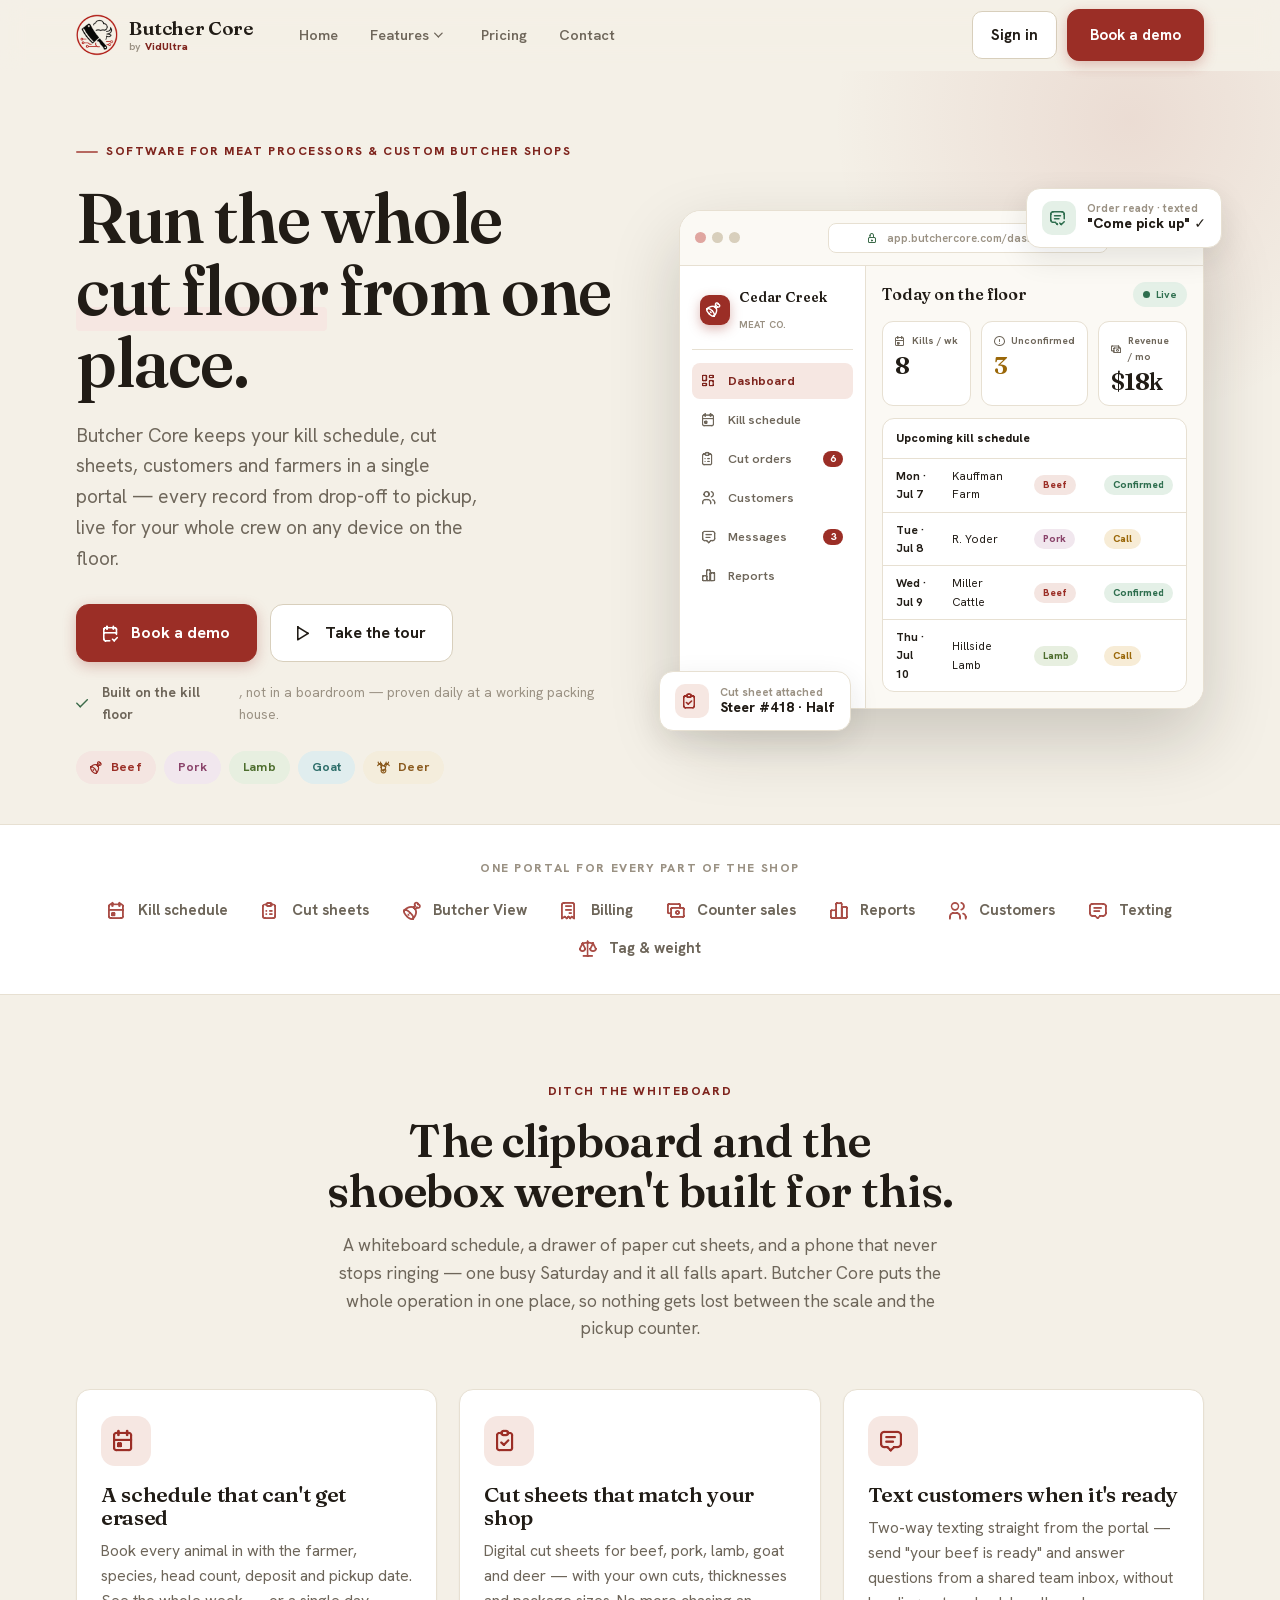
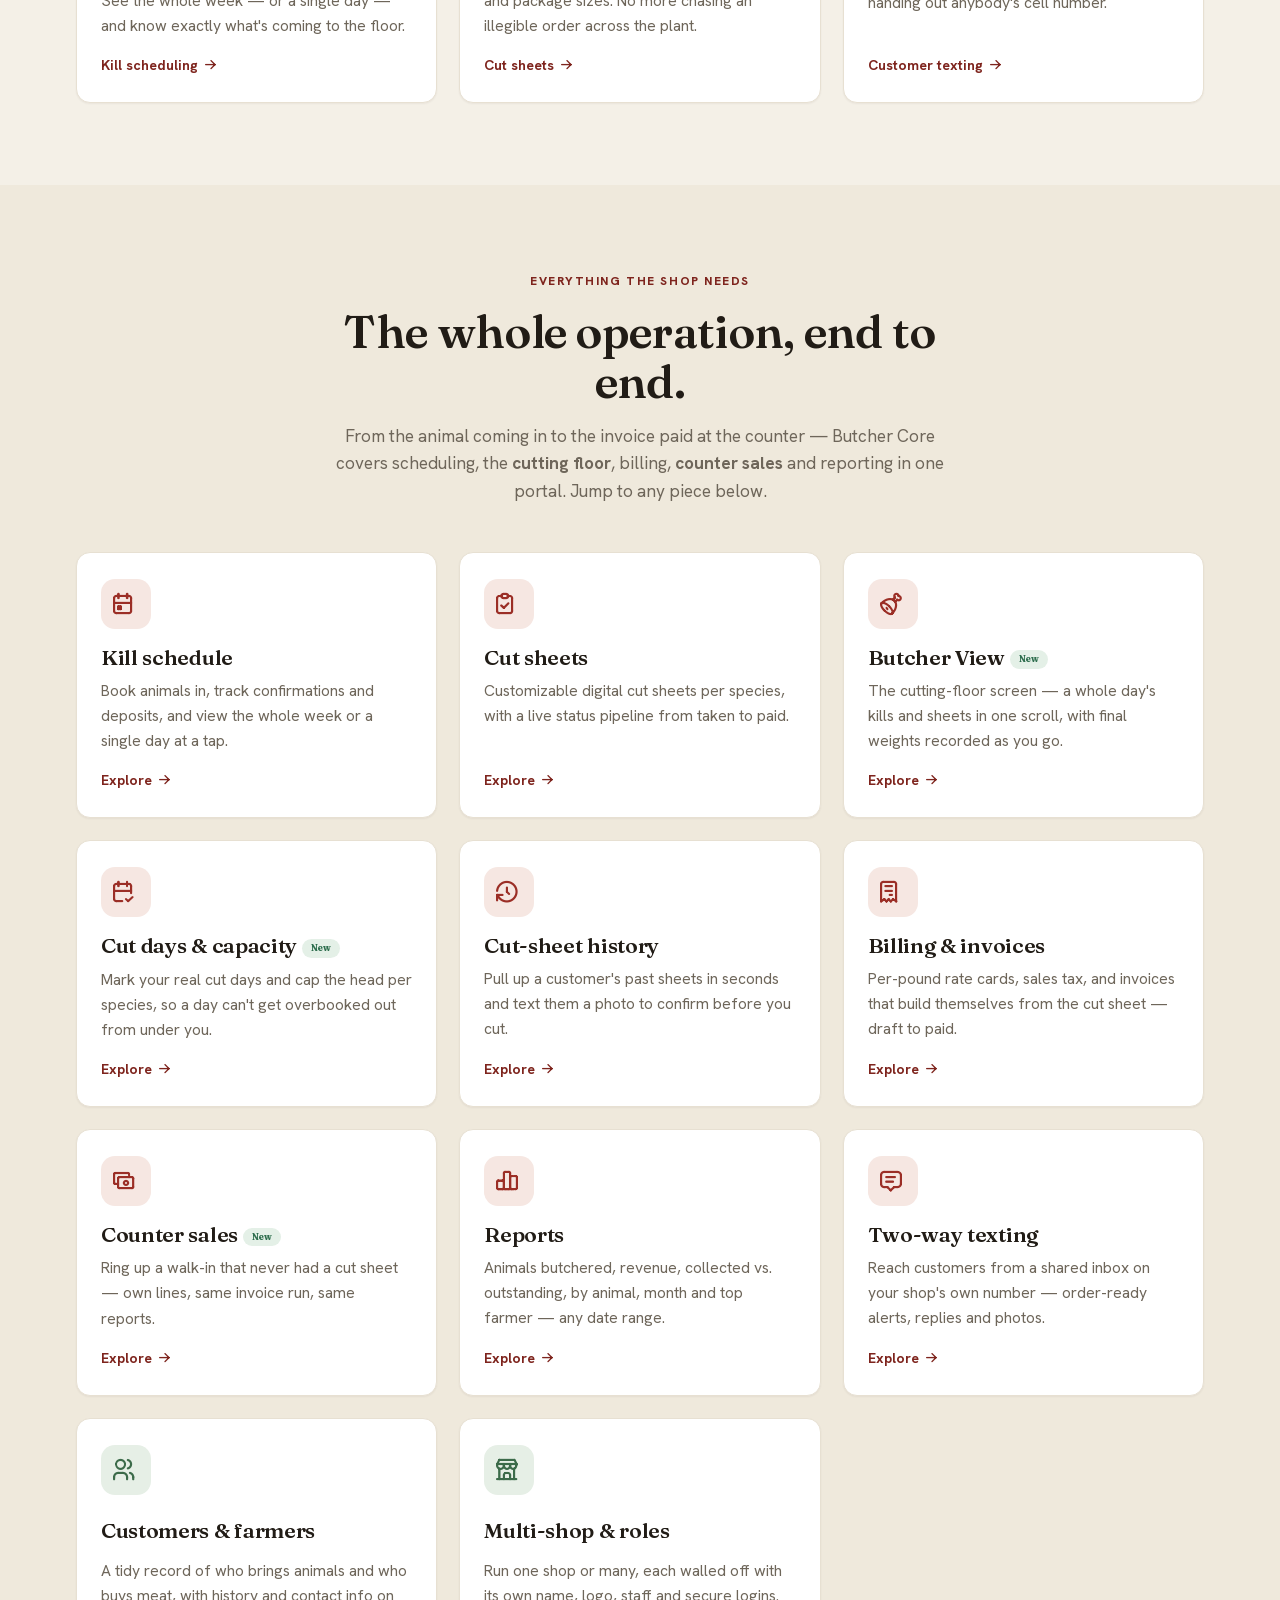
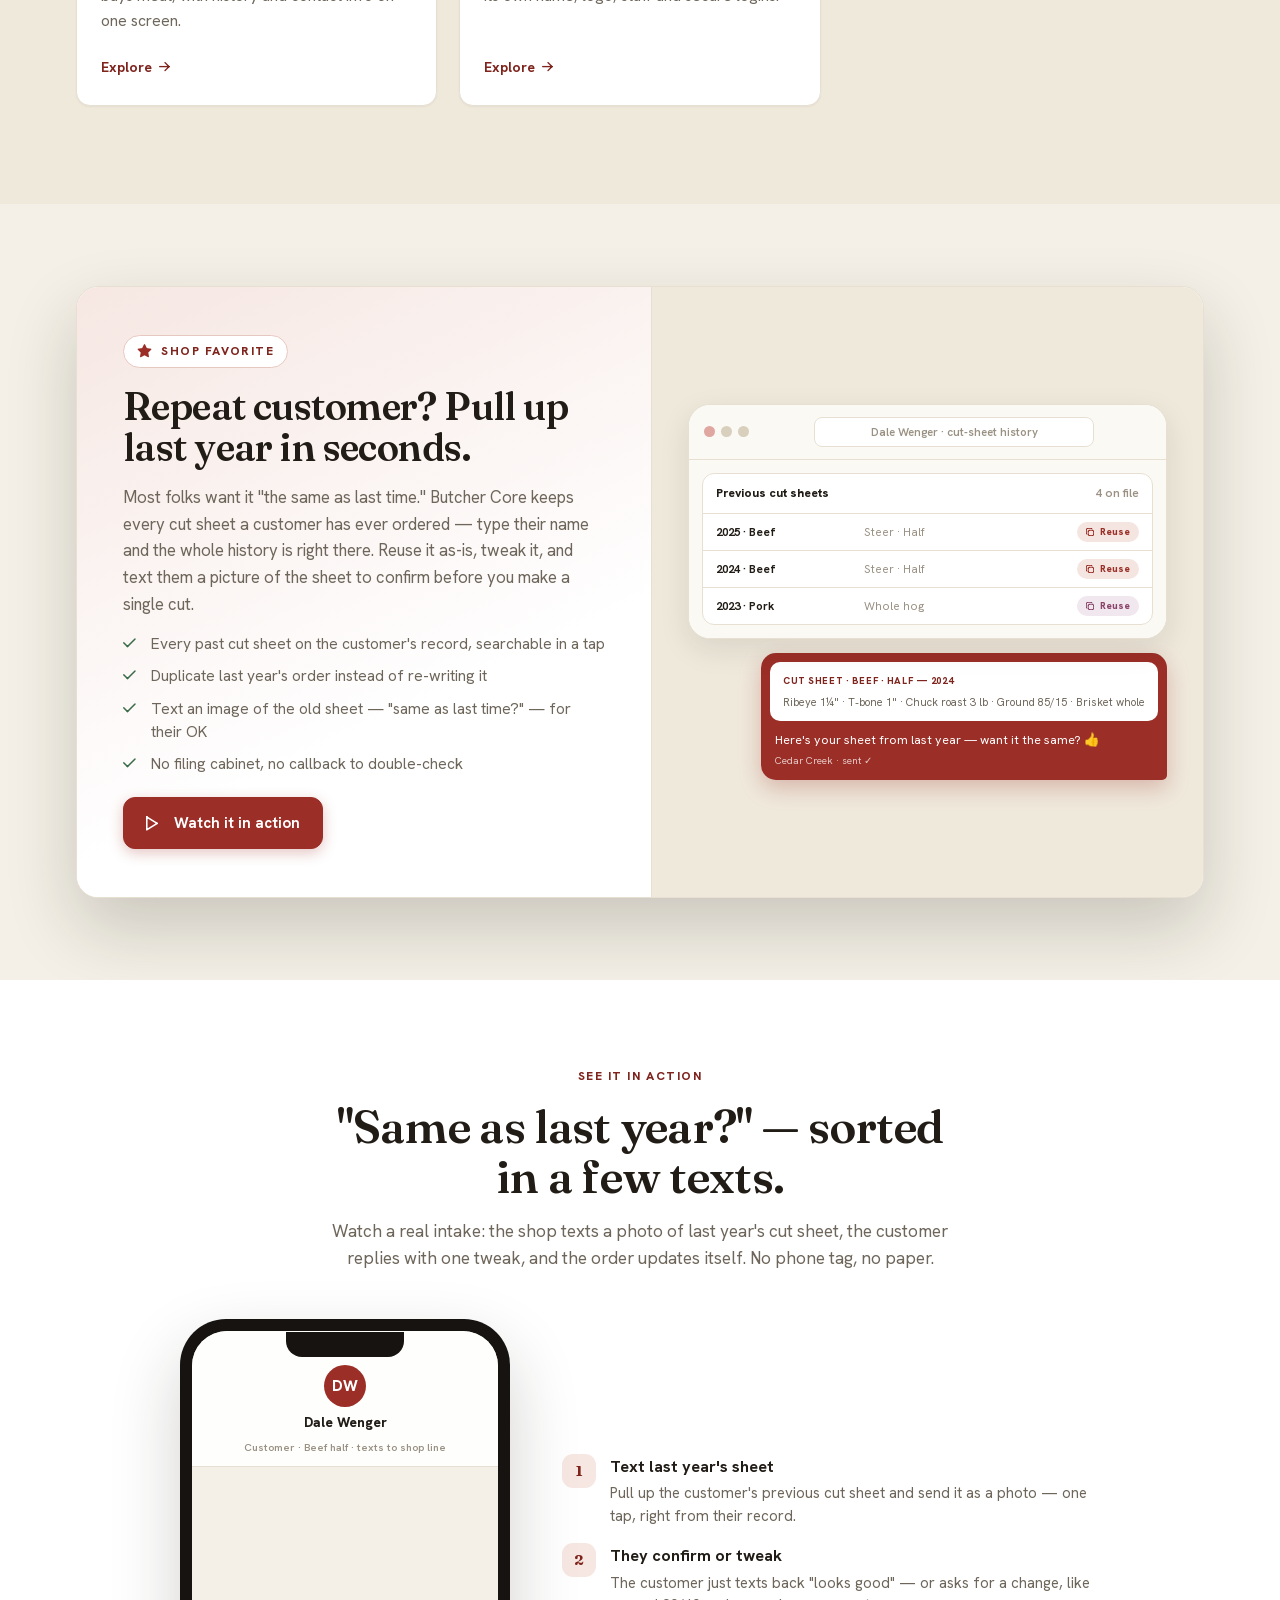
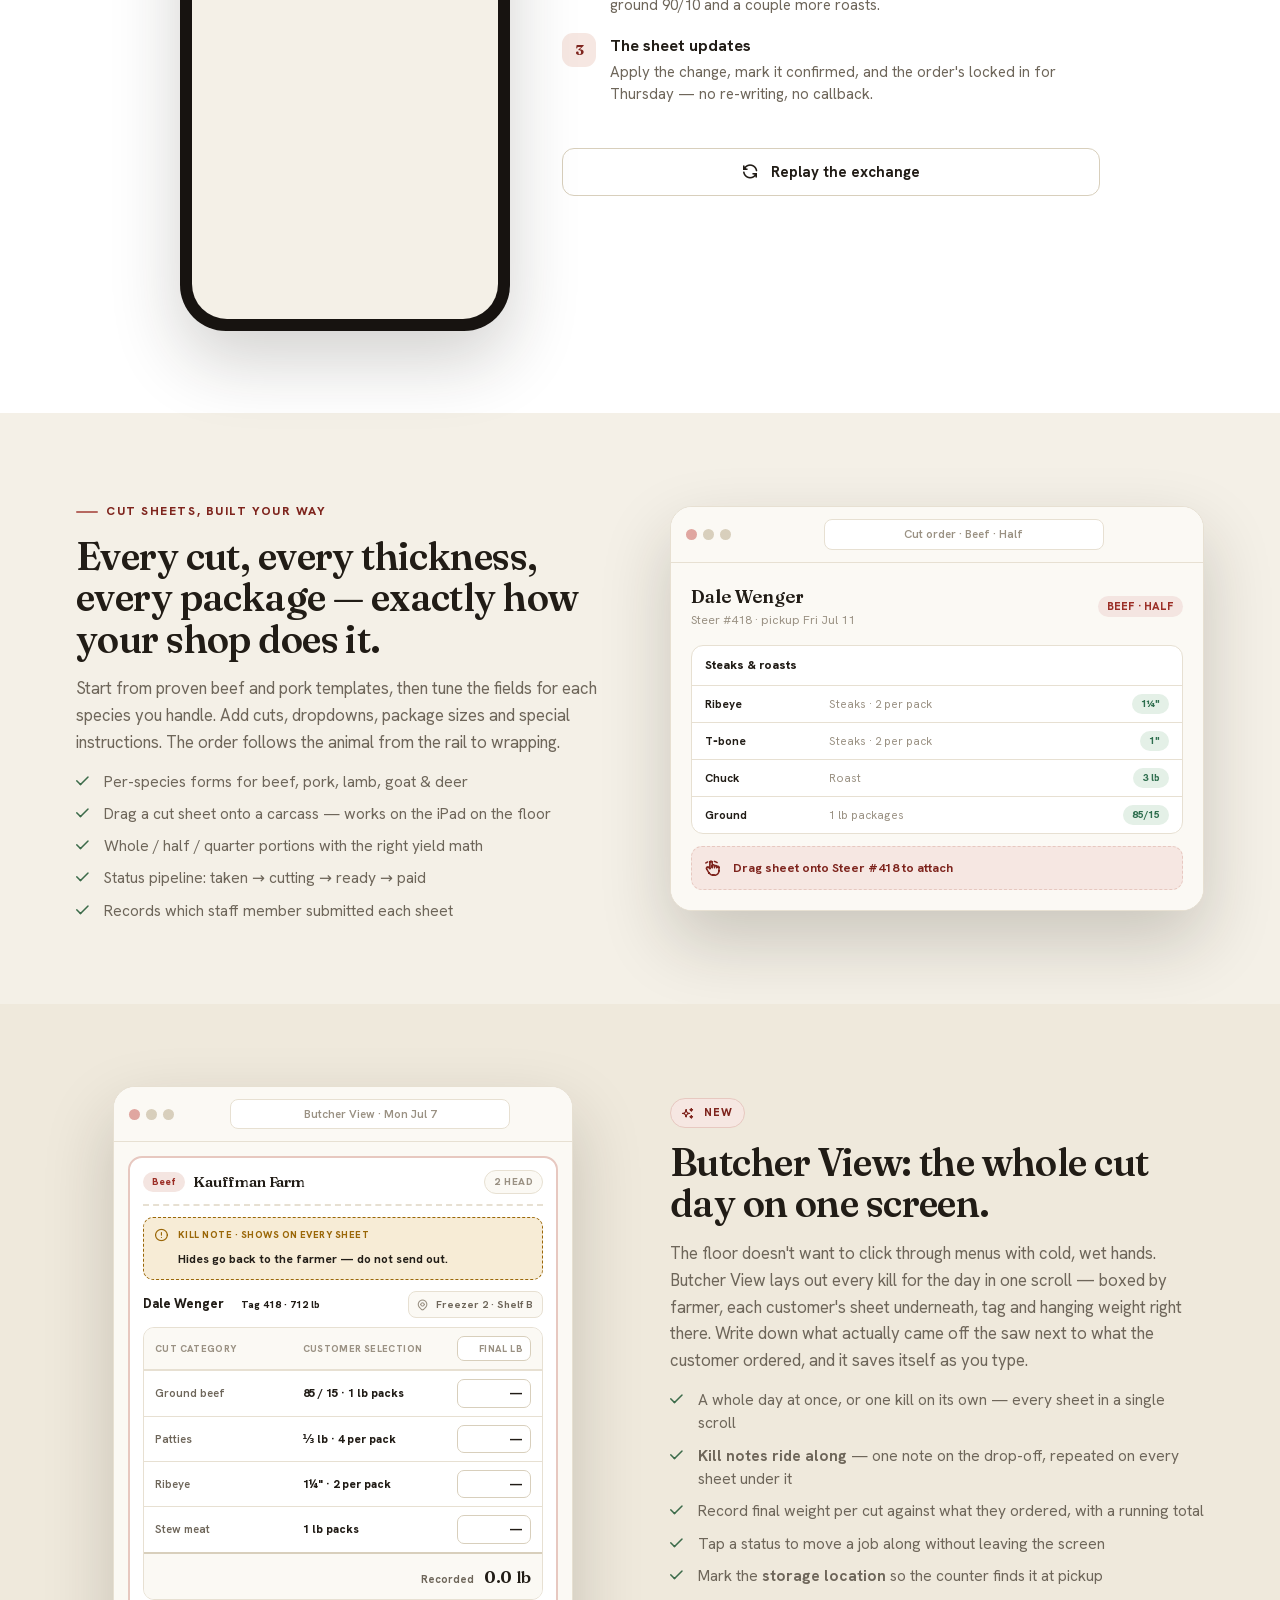
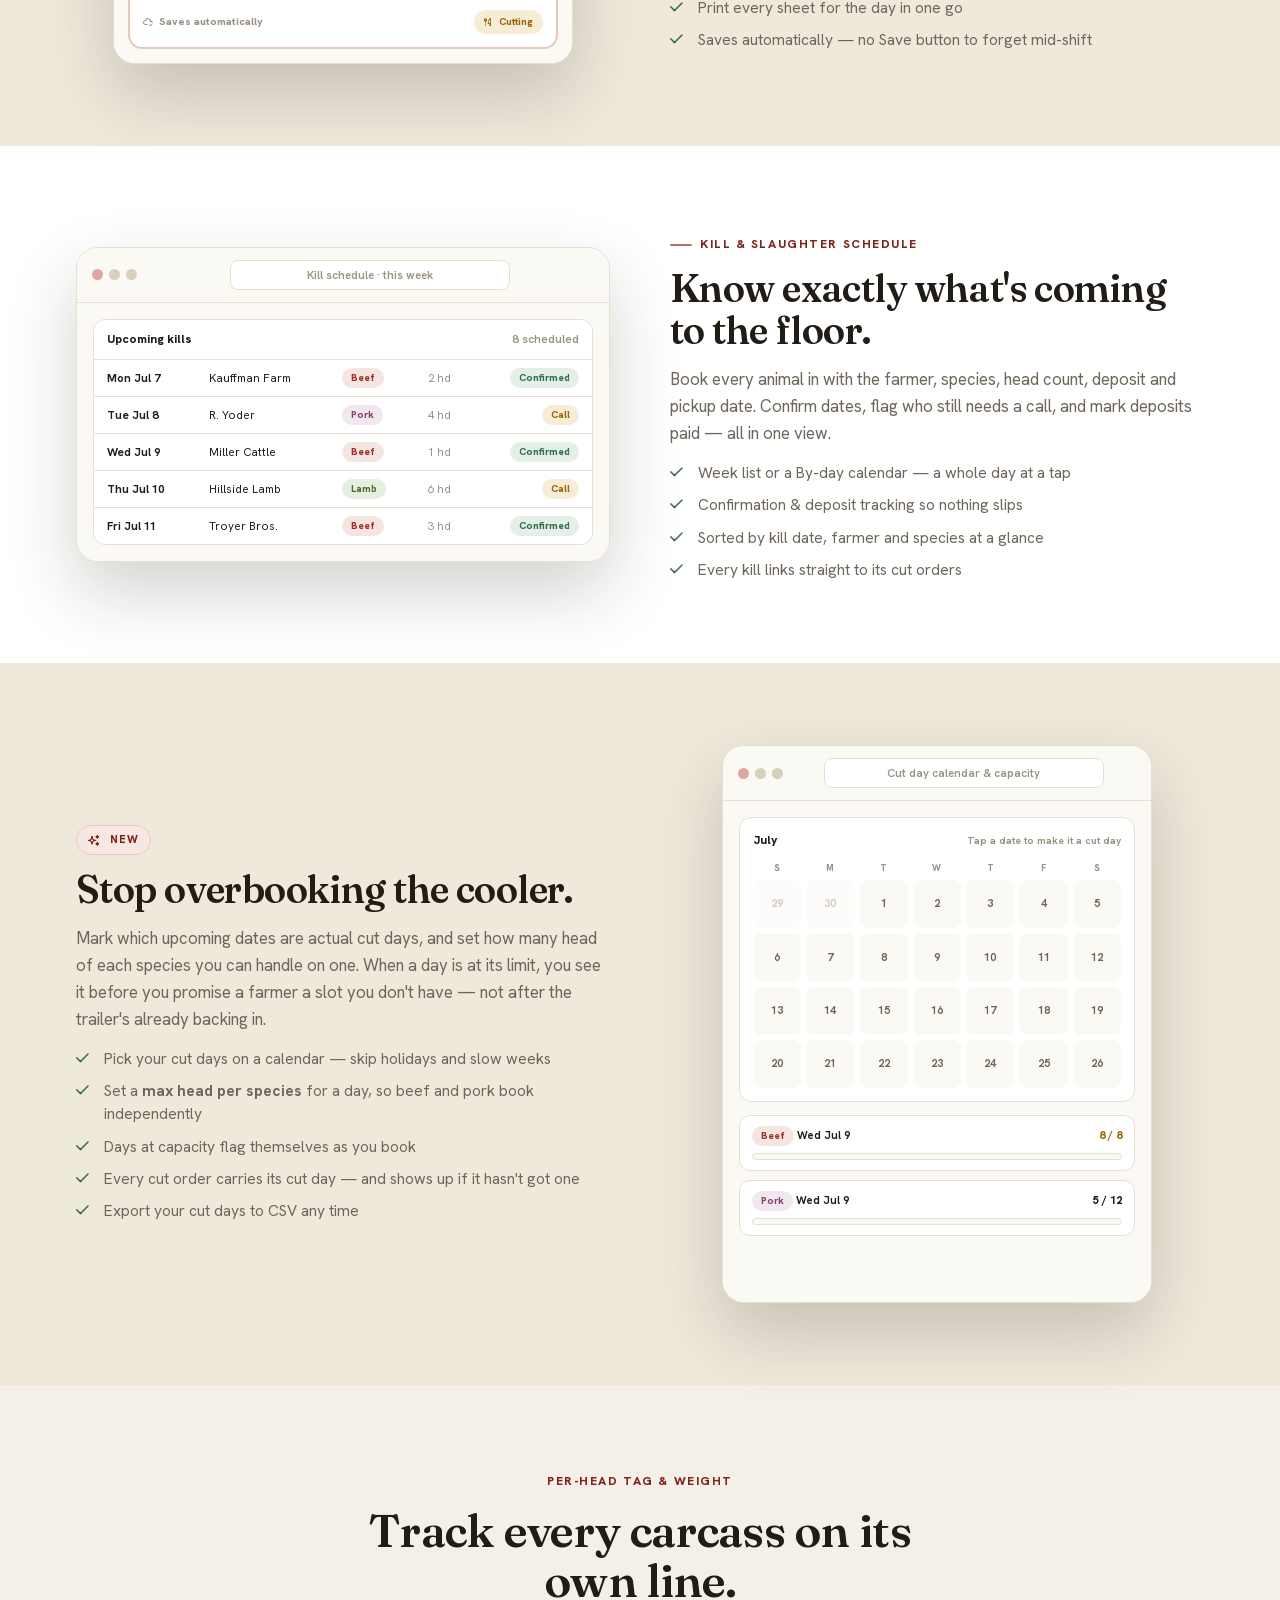
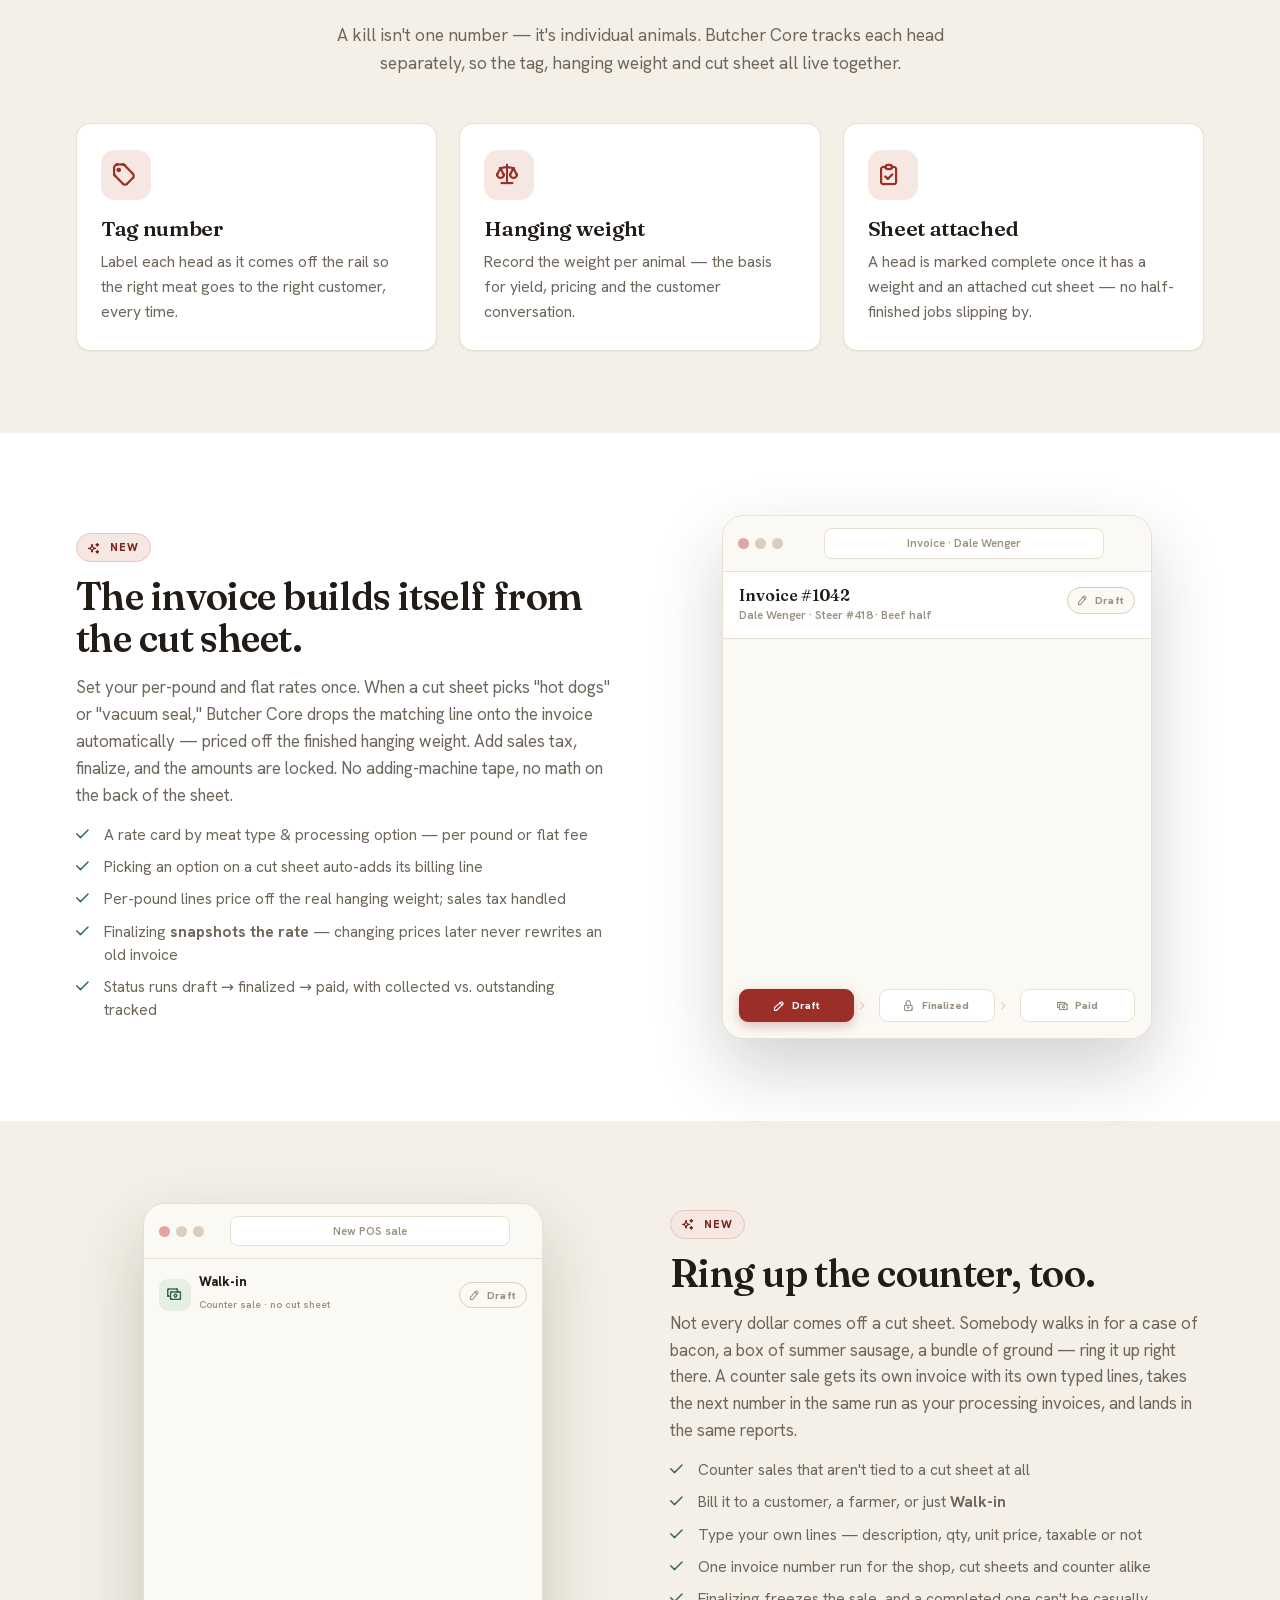
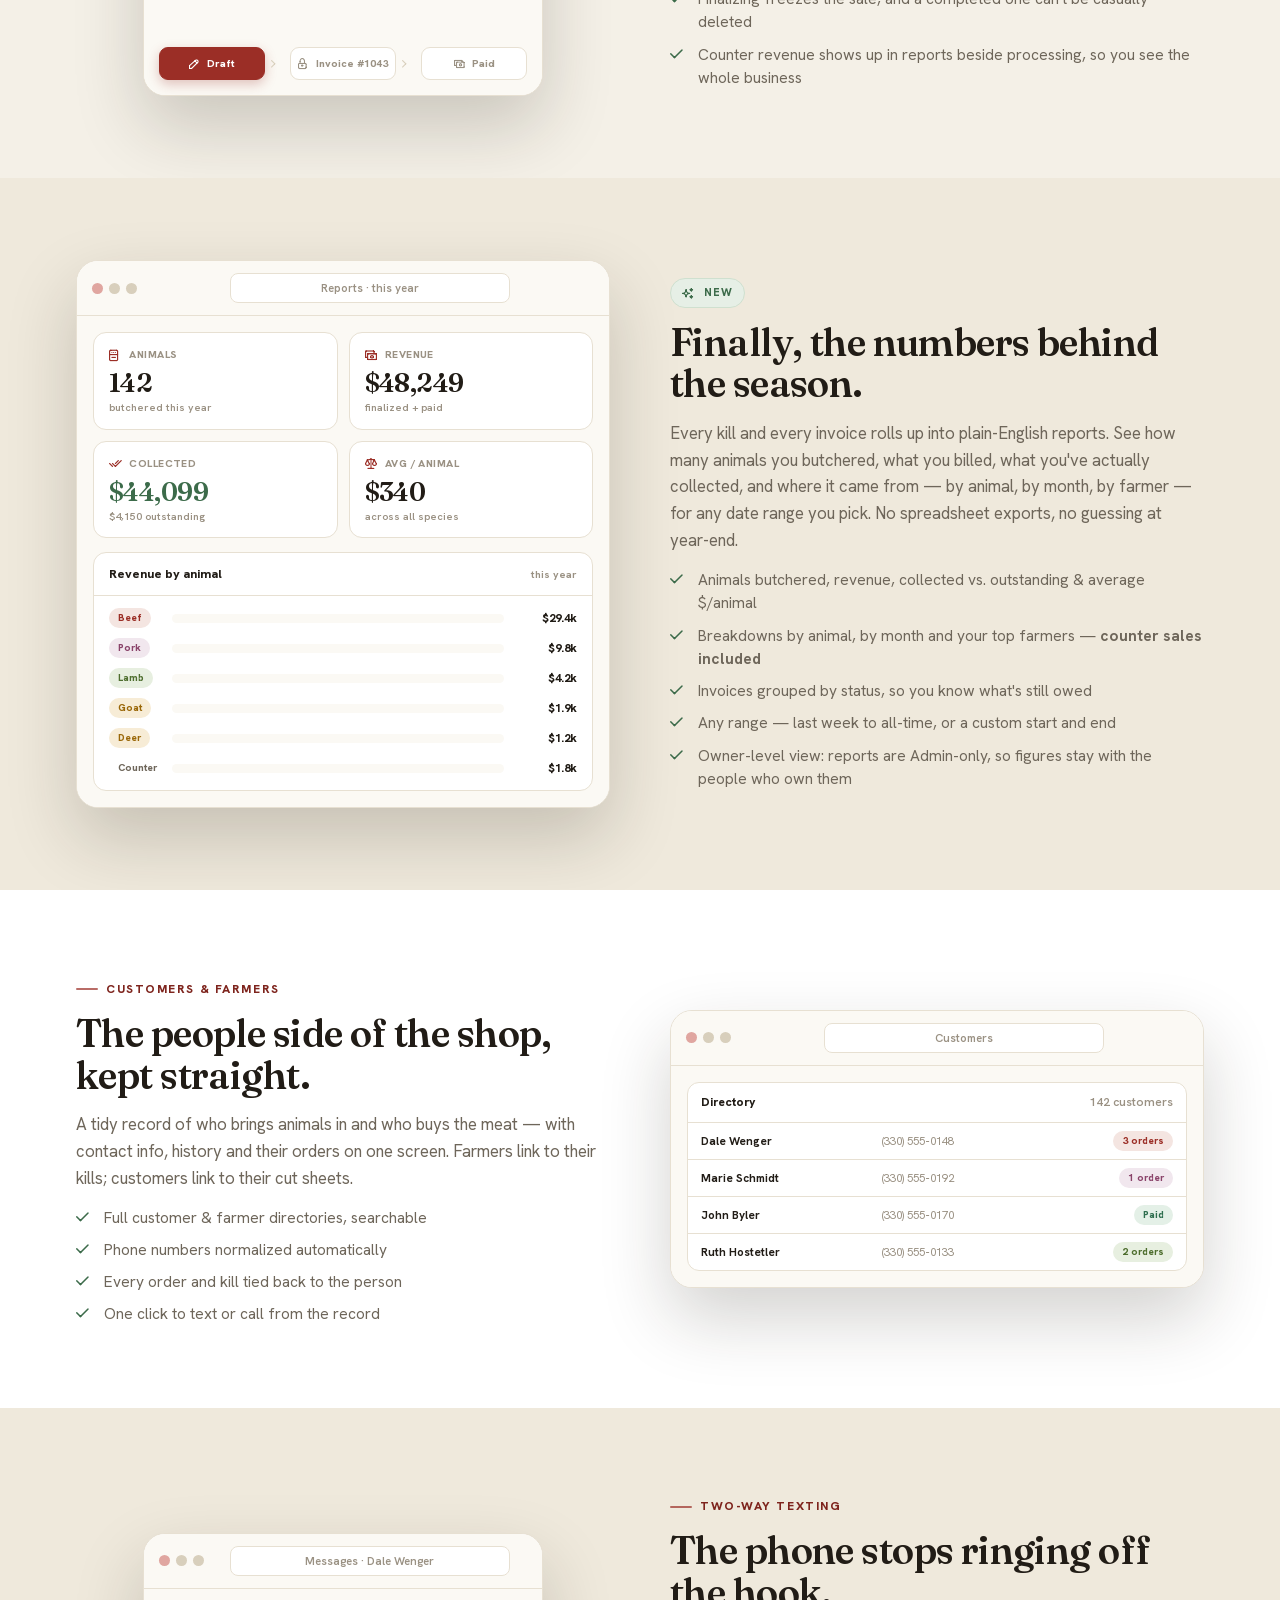
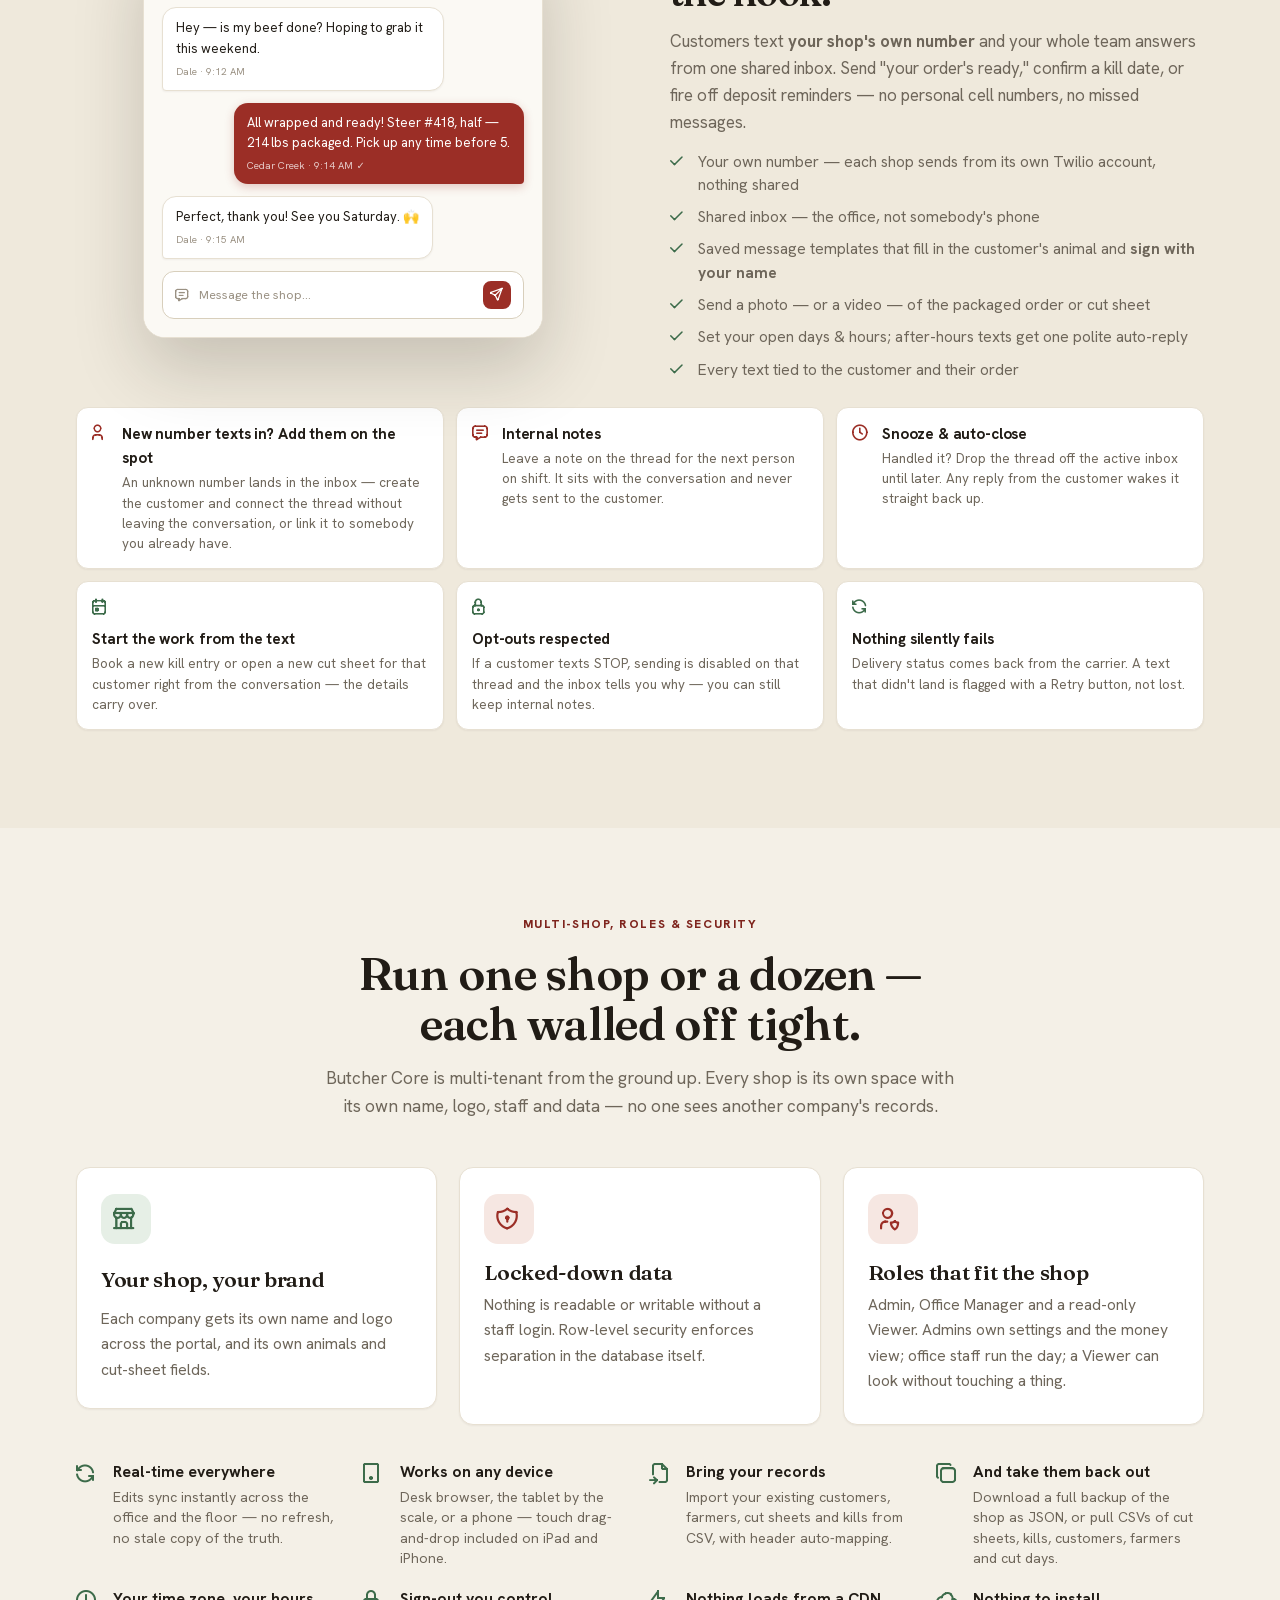
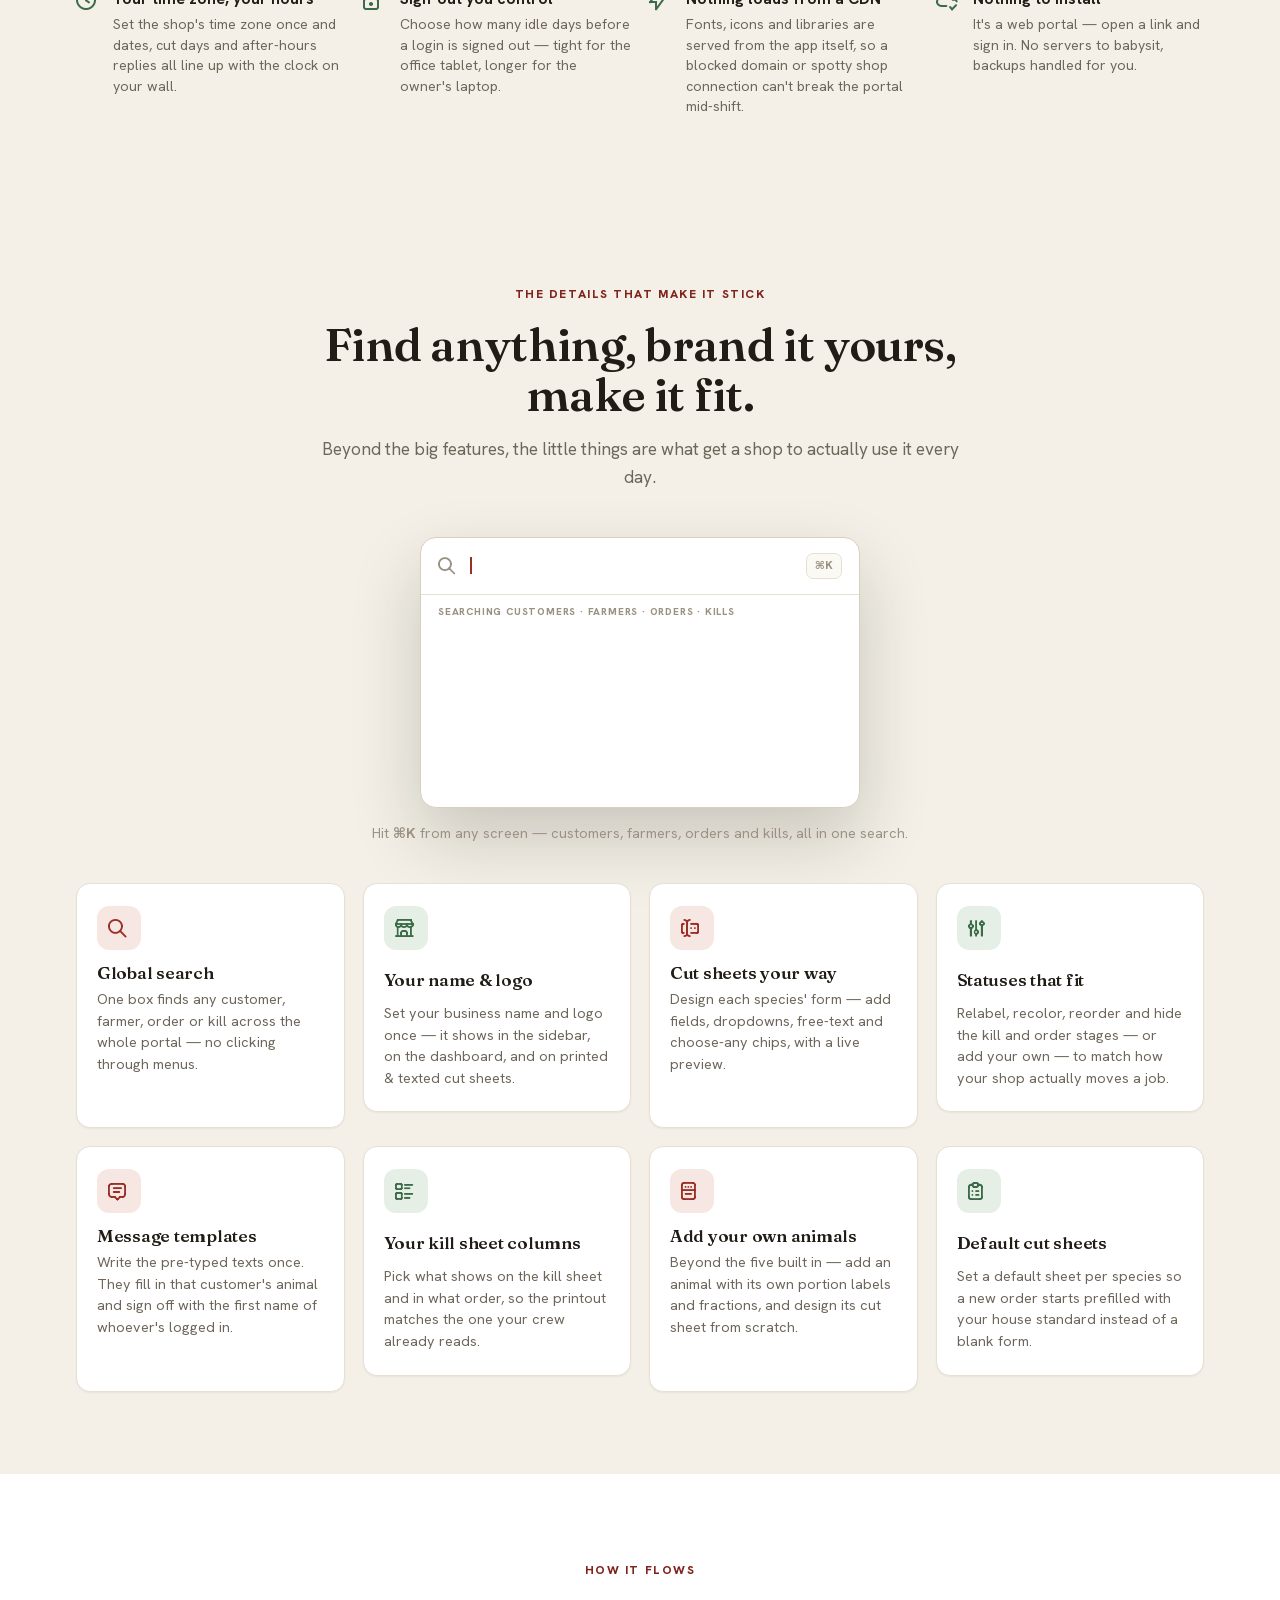
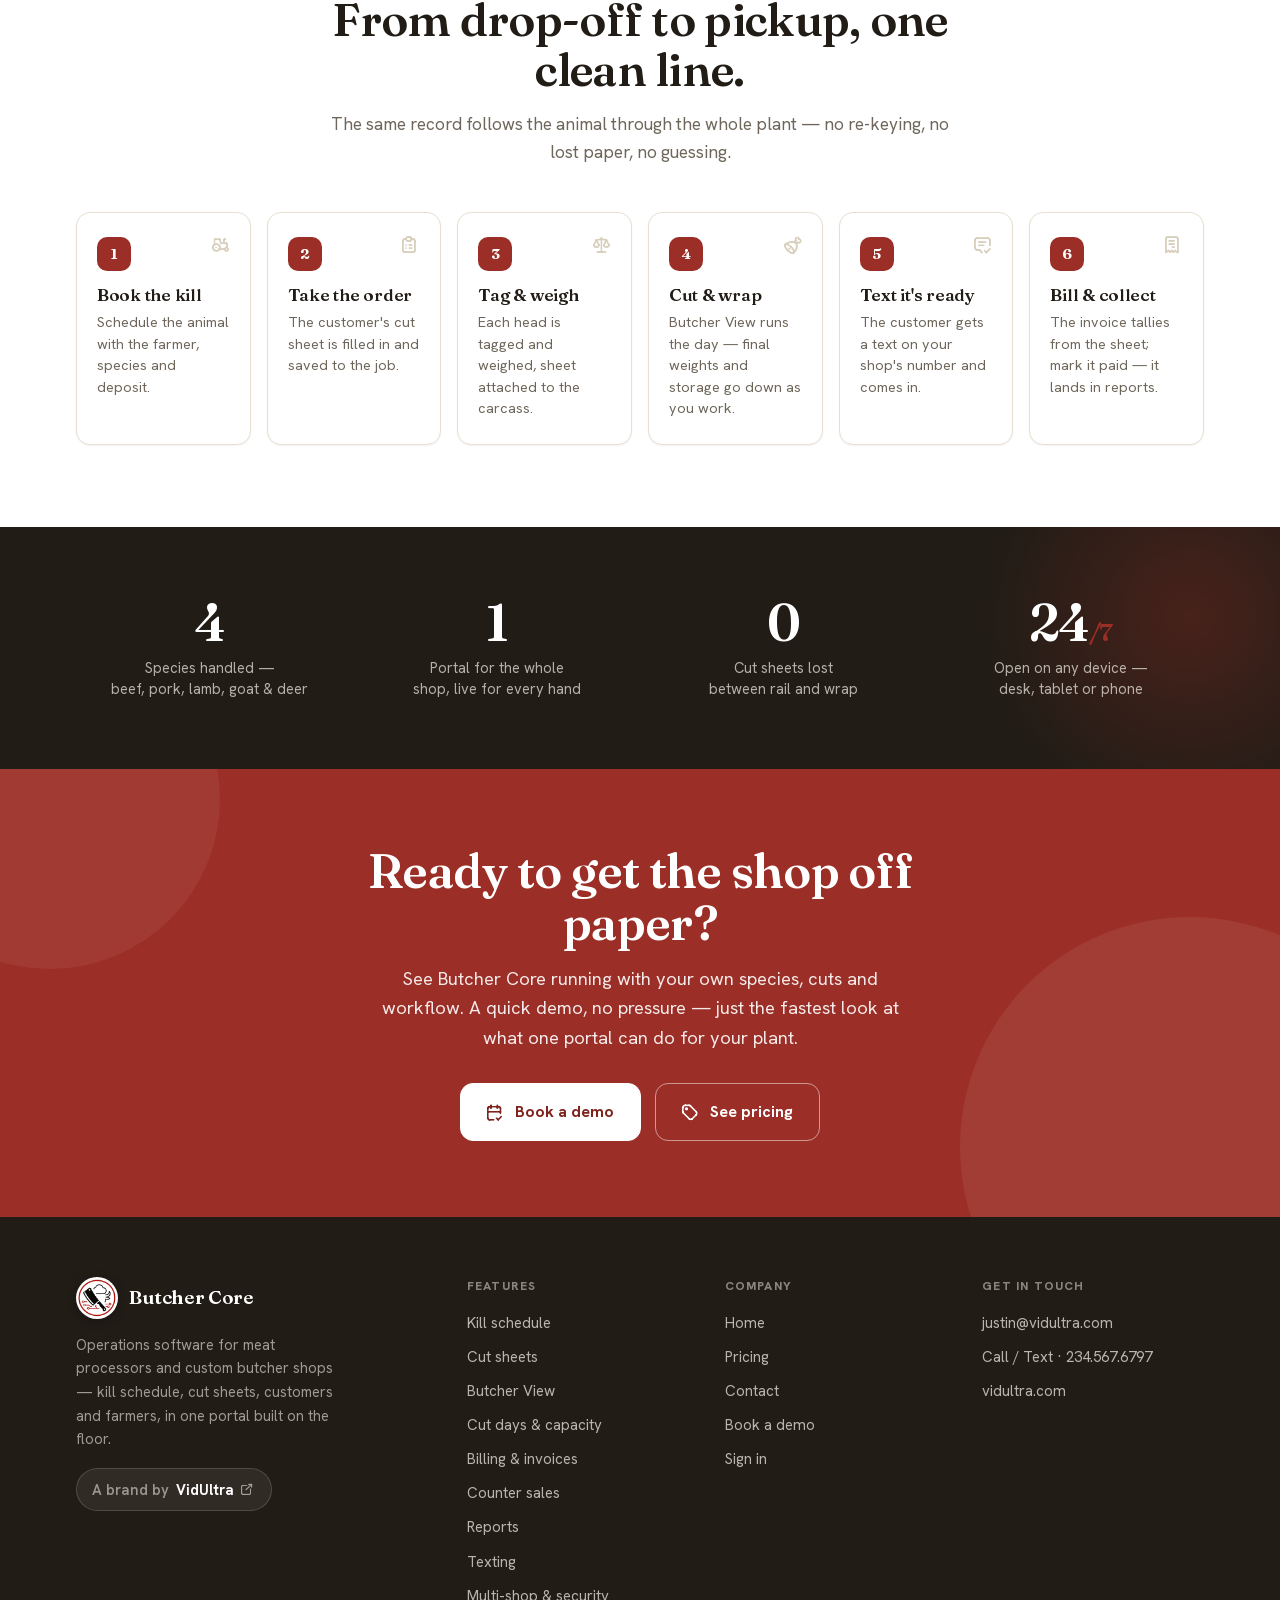
<file: public/index.html>
<!DOCTYPE html>
<html lang="en">
<head>
<meta charset="UTF-8">
<meta name="viewport" content="width=device-width, initial-scale=1.0, viewport-fit=cover">
<title>Butcher Core — Operations software for meat processors &amp; custom butcher shops</title>
<meta name="description" content="Operations software for meat processors &amp; custom butcher shops — run your kill schedule, cut days, cut sheets, the Butcher View cutting-floor screen, billing, counter sales, customer texting and reports in one portal. Beef, pork, lamb, goat &amp; deer.">
<link rel="canonical" href="https://butchercore.com/">
<meta name="robots" content="index, follow, max-image-preview:large, max-snippet:-1">
<meta name="author" content="VidUltra LLC">
<meta name="theme-color" content="#9B2E26">
<meta name="apple-mobile-web-app-title" content="Butcher Core">

<!-- Open Graph (Facebook, iMessage/SMS, LinkedIn, etc.) -->
<meta property="og:type" content="website">
<meta property="og:site_name" content="Butcher Core">
<meta property="og:title" content="Butcher Core — operations software for meat processors &amp; custom butcher shops">
<meta property="og:description" content="Operations software for meat processors &amp; custom butcher shops. Run your kill schedule, cut sheets, billing &amp; invoices, customer texting and reports from one portal. Beef, pork, lamb, goat &amp; deer.">
<meta property="og:url" content="https://butchercore.com/">
<meta property="og:image" content="https://butchercore.com/og-image.png">
<meta property="og:image:secure_url" content="https://butchercore.com/og-image.png">
<meta property="og:image:type" content="image/png">
<meta property="og:image:width" content="1200">
<meta property="og:image:height" content="630">
<meta property="og:image:alt" content="Butcher Core — operations software for meat processors and custom butcher shops. Beef, pork, lamb, goat and deer.">
<meta property="og:locale" content="en_US">

<!-- Twitter / X card -->
<meta name="twitter:card" content="summary_large_image">
<meta name="twitter:title" content="Butcher Core — operations software for meat processors &amp; custom butcher shops">
<meta name="twitter:description" content="Operations software for meat processors &amp; custom butcher shops — kill schedule, cut sheets, billing, customer texting and reports in one portal.">
<meta name="twitter:image" content="https://butchercore.com/og-image.png">
<meta name="twitter:image:alt" content="Butcher Core — operations software for meat processors and custom butcher shops.">

<link rel="icon" type="image/png" sizes="192x192" href="icon-192.png">
<link rel="icon" type="image/png" sizes="512x512" href="icon-512.png">
<link rel="apple-touch-icon" href="apple-touch-icon.png">
<link rel="manifest" href="site.webmanifest">
<link rel="preload" href="fonts/hanken-grotesk-latin.woff2" as="font" type="font/woff2" crossorigin>
<link rel="preload" href="fonts/fraunces-latin.woff2" as="font" type="font/woff2" crossorigin>
<link rel="stylesheet" href="fonts/fonts.css">
<link rel="stylesheet" href="fonts/tabler-icons.css?v=6">
<link rel="stylesheet" href="styles.css?v=8">

<!-- Structured data (schema.org / JSON-LD) -->
<script type="application/ld+json">
{
  "@context": "https://schema.org",
  "@graph": [
    {
      "@type": "Organization",
      "@id": "https://butchercore.com/#organization",
      "name": "Butcher Core",
      "legalName": "VidUltra LLC",
      "url": "https://butchercore.com/",
      "logo": "https://butchercore.com/icon-512.png",
      "image": "https://butchercore.com/og-image.png",
      "description": "Operations software for meat processors and custom butcher shops — kill schedule, cut sheets, billing, customer texting and reports in one portal.",
      "email": "justin@vidultra.com",
      "telephone": "+1-234-567-6797",
      "parentOrganization": { "@type": "Organization", "name": "VidUltra LLC", "url": "https://vidultra.com" },
      "sameAs": ["https://vidultra.com"]
    },
    {
      "@type": "WebSite",
      "@id": "https://butchercore.com/#website",
      "url": "https://butchercore.com/",
      "name": "Butcher Core",
      "inLanguage": "en-US",
      "publisher": { "@id": "https://butchercore.com/#organization" }
    },
    {
      "@type": "SoftwareApplication",
      "name": "Butcher Core",
      "applicationCategory": "BusinessApplication",
      "applicationSubCategory": "Meat processing & butcher shop operations software",
      "operatingSystem": "Web browser (any device)",
      "url": "https://butchercore.com/",
      "image": "https://butchercore.com/og-image.png",
      "description": "One portal for meat processors and custom butcher shops: kill & slaughter schedule, cut day calendar with per-species capacity, custom cut sheets for beef, pork, lamb, goat and deer, a Butcher View screen for the cutting floor, per-head tag & weight, billing, counter (POS) sales, two-way customer texting, and reports.",
      "featureList": [
        "Kill & slaughter schedule with deposits and confirmations",
        "Cut day calendar with per-species daily capacity limits",
        "Custom digital cut sheets for beef, pork, lamb, goat & deer, plus your own animals",
        "Butcher View — a cutting-floor screen with per-cut final weights, kill notes and storage location",
        "Cut-sheet history & reuse",
        "Per-head tag & weight tracking",
        "Billing, rate cards, sales tax & invoices",
        "Counter (POS) sales not tied to a cut sheet",
        "Reports & analytics",
        "Two-way customer texting from the shop's own number, with templates and after-hours auto-reply",
        "Customers & farmers directories",
        "Multi-shop, roles & row-level security",
        "CSV import and full JSON/CSV export"
      ],
      "offers": {
        "@type": "Offer",
        "price": "249",
        "priceCurrency": "USD",
        "priceSpecification": {
          "@type": "UnitPriceSpecification",
          "price": "249",
          "priceCurrency": "USD",
          "referenceQuantity": { "@type": "QuantitativeValue", "value": "1", "unitCode": "MON" }
        },
        "url": "https://butchercore.com/pricing.html"
      },
      "publisher": { "@id": "https://butchercore.com/#organization" }
    }
  ]
}
</script>
</head>
<body>

<!-- ============ HEADER ============ -->
<header class="site-header">
  <div class="wrap nav">
    <a href="#top" class="brand" aria-label="Butcher Core home">
      <img class="brand-logo" src="Images/butchercorelogo.png" alt="" width="42" height="42" decoding="async">
      <span class="brand-text">
        <span class="brand-name">Butcher<b> Core</b></span>
        <span class="brand-by">by <b>VidUltra</b></span>
      </span>
    </a>
    <nav class="nav-links">
      <a href="#top">Home</a>
      <div class="nav-dd">
        <a href="#features" class="nav-dd-toggle">Features <i class="ti ti-chevron-down chev"></i></a>
        <div class="nav-dd-menu">
          <a href="#schedule"><i class="ti ti-calendar-event"></i><span><b>Kill schedule</b><small>Bookings, deposits &amp; confirmations</small></span></a>
          <a href="#cutsheets"><i class="ti ti-clipboard-check"></i><span><b>Cut sheets</b><small>Custom forms, all 5 species</small></span></a>
          <a href="#butcherview"><i class="ti ti-meat"></i><span><b>Butcher View</b><small>The whole cut day, one screen</small></span></a>
          <a href="#cutdays"><i class="ti ti-calendar-check"></i><span><b>Cut days &amp; capacity</b><small>Never overbook a day again</small></span></a>
          <a href="#history"><i class="ti ti-history"></i><span><b>Cut-sheet history</b><small>Reuse &amp; text last year's sheet</small></span></a>
          <a href="#billing"><i class="ti ti-receipt"></i><span><b>Billing &amp; invoices</b><small>Rate cards, tax &amp; auto-billing</small></span></a>
          <a href="#pos"><i class="ti ti-cash"></i><span><b>Counter sales</b><small>Walk-ins, off the cut sheet</small></span></a>
          <a href="#reports"><i class="ti ti-chart-bar"></i><span><b>Reports</b><small>Animals, dollars &amp; throughput</small></span></a>
          <a href="#texting"><i class="ti ti-message-2"></i><span><b>Customer texting</b><small>Your own number, shared inbox</small></span></a>
          <a href="#customers"><i class="ti ti-users"></i><span><b>Customers &amp; farmers</b><small>The people side, kept straight</small></span></a>
          <a href="#security"><i class="ti ti-shield-lock"></i><span><b>Multi-shop &amp; security</b><small>Walled off, staff logins</small></span></a>
        </div>
      </div>
      <a href="pricing.html">Pricing</a>
      <a href="contact.html">Contact</a>
    </nav>
    <div class="nav-right">
      <a href="https://app.butchercore.com" class="nav-signin">Sign in</a>
      <a href="contact.html" class="btn btn-primary">Book a demo</a>
      <button class="menu-btn" id="menuBtn" aria-label="Open menu" aria-expanded="false"><span></span><span></span><span></span></button>
    </div>
  </div>
</header>
<nav class="mobile-nav" id="mobileNav">
  <!-- "Book a demo" stays in the header at every width, so the drawer only needs
       to carry Sign in — repeating the demo button here just stacked two identical
       oxblood pills 50px apart. -->
  <div class="mnav-cta">
    <a href="https://app.butchercore.com" class="btn"><i class="ti ti-user"></i> Sign in</a>
  </div>
  <a href="#top">Home</a>
  <div class="mnav-group">Features</div>
  <a href="#schedule" class="mnav-sub">Kill schedule</a>
  <a href="#cutsheets" class="mnav-sub">Cut sheets</a>
  <a href="#butcherview" class="mnav-sub">Butcher View</a>
  <a href="#cutdays" class="mnav-sub">Cut days &amp; capacity</a>
  <a href="#history" class="mnav-sub">Cut-sheet history</a>
  <a href="#billing" class="mnav-sub">Billing &amp; invoices</a>
  <a href="#pos" class="mnav-sub">Counter sales</a>
  <a href="#reports" class="mnav-sub">Reports</a>
  <a href="#texting" class="mnav-sub">Customer texting</a>
  <a href="#customers" class="mnav-sub">Customers &amp; farmers</a>
  <a href="#security" class="mnav-sub">Multi-shop &amp; security</a>
  <a href="pricing.html">Pricing</a>
  <a href="contact.html">Contact</a>
</nav>

<!-- ============ HERO ============ -->
<section class="hero" id="top">
  <div class="wrap">
    <div class="hero-grid">
      <div class="hero-copy reveal">
        <span class="eyebrow">Software for meat processors &amp; custom butcher shops</span>
        <h1 class="display">Run the whole <span class="accent-underline">cut floor</span> from one place.</h1>
        <p class="hero-sub">Butcher Core keeps your kill schedule, cut sheets, customers and farmers in a single portal — every record from drop-off to pickup, live for your whole crew on any device on the floor.</p>
        <div class="hero-cta">
          <a href="contact.html" class="btn btn-primary btn-lg"><i class="ti ti-calendar-check"></i> Book a demo</a>
          <a href="#features" class="btn btn-lg"><i class="ti ti-player-play"></i> Take the tour</a>
        </div>
        <p class="hero-note"><i class="ti ti-check"></i> <b>Built on the kill floor</b>, not in a boardroom — proven daily at a working packing house.</p>
        <div class="species-strip">
          <span class="pill pill-beef"><i class="ti ti-meat"></i> Beef</span>
          <span class="pill pill-pork">Pork</span>
          <span class="pill pill-lamb">Lamb</span>
          <span class="pill pill-goat">Goat</span>
          <span class="pill pill-deer"><i class="ti ti-deer"></i> Deer</span>
        </div>
      </div>

      <!-- Product mockup -->
      <div class="hero-media reveal d2">
        <div class="panel-wrap">
          <div class="float-card float-tr">
            <i style="background:var(--ok-soft);color:var(--ok)"><i class="ti ti-message-2-check"></i></i>
            <div><div class="ft">Order ready · texted</div><div class="fv">"Come pick up" ✓</div></div>
          </div>
          <div class="float-card float-bl">
            <i style="background:var(--brand-soft);color:var(--brand)"><i class="ti ti-clipboard-check"></i></i>
            <div><div class="ft">Cut sheet attached</div><div class="fv">Steer #418 · Half</div></div>
          </div>

          <div class="panel">
            <div class="panel-chrome">
              <div class="panel-dots"><span></span><span></span><span></span></div>
              <div class="panel-url"><i class="ti ti-lock"></i> app.butchercore.com/dashboard</div>
            </div>
            <div class="app-mini">
              <aside class="app-side">
                <div class="app-brand">
                  <span class="brand-mark"><i class="ti ti-meat"></i></span>
                  <div><b>Cedar Creek</b><br><small>MEAT CO.</small></div>
                </div>
                <div class="app-nav on"><i class="ti ti-layout-dashboard"></i> Dashboard</div>
                <div class="app-nav"><i class="ti ti-calendar-event"></i> Kill schedule</div>
                <div class="app-nav"><i class="ti ti-clipboard-list"></i> Cut orders <span class="n">6</span></div>
                <div class="app-nav"><i class="ti ti-users"></i> Customers</div>
                <div class="app-nav"><i class="ti ti-message-2"></i> Messages <span class="n">3</span></div>
                <div class="app-nav"><i class="ti ti-chart-bar"></i> Reports</div>
              </aside>
              <div class="app-body">
                <div class="app-topline">
                  <b>Today on the floor</b>
                  <span class="app-live"><span class="d"></span> Live</span>
                </div>
                <div class="kpi-row">
                  <div class="kpi"><div class="kl"><i class="ti ti-calendar-event"></i> Kills / wk</div><div class="kv">8</div></div>
                  <div class="kpi"><div class="kl"><i class="ti ti-alert-circle"></i> Unconfirmed</div><div class="kv warn">3</div></div>
                  <div class="kpi"><div class="kl"><i class="ti ti-cash"></i> Revenue / mo</div><div class="kv">$18k</div></div>
                </div>
                <div class="mini-card">
                  <div class="mini-head">Upcoming kill schedule</div>
                  <table class="mini">
                    <tr><td class="mini-strong">Mon · Jul 7</td><td>Kauffman Farm</td><td><span class="badge b-beef">Beef</span></td><td><span class="badge b-ok">Confirmed</span></td></tr>
                    <tr><td class="mini-strong">Tue · Jul 8</td><td>R. Yoder</td><td><span class="badge b-pork">Pork</span></td><td><span class="badge b-warn">Call</span></td></tr>
                    <tr><td class="mini-strong">Wed · Jul 9</td><td>Miller Cattle</td><td><span class="badge b-beef">Beef</span></td><td><span class="badge b-ok">Confirmed</span></td></tr>
                    <tr><td class="mini-strong">Thu · Jul 10</td><td>Hillside Lamb</td><td><span class="badge b-lamb">Lamb</span></td><td><span class="badge b-warn">Call</span></td></tr>
                  </table>
                </div>
              </div>
            </div>
          </div>
        </div>
      </div>
    </div>
  </div>
</section>

<!-- ============ TRUST ============ -->
<section class="trust">
  <div class="wrap">
    <p>One portal for every part of the shop</p>
    <div class="trust-row">
      <span class="trust-item"><i class="ti ti-calendar-event"></i> Kill schedule</span>
      <span class="trust-item"><i class="ti ti-clipboard-list"></i> Cut sheets</span>
      <span class="trust-item"><i class="ti ti-meat"></i> Butcher View</span>
      <span class="trust-item"><i class="ti ti-receipt"></i> Billing</span>
      <span class="trust-item"><i class="ti ti-cash"></i> Counter sales</span>
      <span class="trust-item"><i class="ti ti-chart-bar"></i> Reports</span>
      <span class="trust-item"><i class="ti ti-users"></i> Customers</span>
      <span class="trust-item"><i class="ti ti-message-2"></i> Texting</span>
      <span class="trust-item"><i class="ti ti-scale"></i> Tag &amp; weight</span>
    </div>
  </div>
</section>

<!-- ============ PROBLEM / SOLUTION ============ -->
<section class="section">
  <div class="wrap">
    <div class="sec-head reveal">
      <span class="eyebrow center">Ditch the whiteboard</span>
      <h2 class="h2">The clipboard and the shoebox weren't built for this.</h2>
      <p>A whiteboard schedule, a drawer of paper cut sheets, and a phone that never stops ringing — one busy Saturday and it all falls apart. Butcher Core puts the whole operation in one place, so nothing gets lost between the scale and the pickup counter.</p>
    </div>
    <div class="grid-3">
      <div class="fcard reveal">
        <div class="ficon"><i class="ti ti-calendar-event"></i></div>
        <h3>A schedule that can't get erased</h3>
        <p>Book every animal in with the farmer, species, head count, deposit and pickup date. See the whole week — or a single day — and know exactly what's coming to the floor.</p>
        <a href="#schedule" class="fcard-link">Kill scheduling <i class="ti ti-arrow-right"></i></a>
      </div>
      <div class="fcard reveal d1">
        <div class="ficon"><i class="ti ti-clipboard-check"></i></div>
        <h3>Cut sheets that match your shop</h3>
        <p>Digital cut sheets for beef, pork, lamb, goat and deer — with your own cuts, thicknesses and package sizes. No more chasing an illegible order across the plant.</p>
        <a href="#cutsheets" class="fcard-link">Cut sheets <i class="ti ti-arrow-right"></i></a>
      </div>
      <div class="fcard reveal d2">
        <div class="ficon"><i class="ti ti-message-2"></i></div>
        <h3>Text customers when it's ready</h3>
        <p>Two-way texting straight from the portal — send "your beef is ready" and answer questions from a shared team inbox, without handing out anybody's cell number.</p>
        <a href="#texting" class="fcard-link">Customer texting <i class="ti ti-arrow-right"></i></a>
      </div>
    </div>
  </div>
</section>

<!-- ============ FEATURES OVERVIEW ============ -->
<section class="section bg-paper2" id="features">
  <div class="wrap">
    <div class="sec-head reveal">
      <span class="eyebrow center">Everything the shop needs</span>
      <h2 class="h2">The whole operation, end to end.</h2>
      <p>From the animal coming in to the invoice paid at the counter — Butcher Core covers scheduling, the <b>cutting floor</b>, billing, <b>counter sales</b> and reporting in one portal. Jump to any piece below.</p>
    </div>
    <div class="grid-3">
      <a class="fcard reveal" href="#schedule"><div class="ficon"><i class="ti ti-calendar-event"></i></div><h3>Kill schedule</h3><p>Book animals in, track confirmations and deposits, and view the whole week or a single day at a tap.</p><span class="fcard-link">Explore <i class="ti ti-arrow-right"></i></span></a>
      <a class="fcard reveal d1" href="#cutsheets"><div class="ficon"><i class="ti ti-clipboard-check"></i></div><h3>Cut sheets</h3><p>Customizable digital cut sheets per species, with a live status pipeline from taken to paid.</p><span class="fcard-link">Explore <i class="ti ti-arrow-right"></i></span></a>
      <a class="fcard reveal d2" href="#butcherview"><div class="ficon"><i class="ti ti-meat"></i></div><h3>Butcher View <span class="badge b-ok" style="vertical-align:middle;font-size:9px">New</span></h3><p>The cutting-floor screen — a whole day's kills and sheets in one scroll, with final weights recorded as you go.</p><span class="fcard-link">Explore <i class="ti ti-arrow-right"></i></span></a>
      <a class="fcard reveal" href="#cutdays"><div class="ficon"><i class="ti ti-calendar-check"></i></div><h3>Cut days &amp; capacity <span class="badge b-ok" style="vertical-align:middle;font-size:9px">New</span></h3><p>Mark your real cut days and cap the head per species, so a day can't get overbooked out from under you.</p><span class="fcard-link">Explore <i class="ti ti-arrow-right"></i></span></a>
      <a class="fcard reveal d1" href="#history"><div class="ficon"><i class="ti ti-history"></i></div><h3>Cut-sheet history</h3><p>Pull up a customer's past sheets in seconds and text them a photo to confirm before you cut.</p><span class="fcard-link">Explore <i class="ti ti-arrow-right"></i></span></a>
      <a class="fcard reveal d2" href="#billing"><div class="ficon"><i class="ti ti-receipt"></i></div><h3>Billing &amp; invoices</h3><p>Per-pound rate cards, sales tax, and invoices that build themselves from the cut sheet — draft to paid.</p><span class="fcard-link">Explore <i class="ti ti-arrow-right"></i></span></a>
      <a class="fcard reveal" href="#pos"><div class="ficon"><i class="ti ti-cash"></i></div><h3>Counter sales <span class="badge b-ok" style="vertical-align:middle;font-size:9px">New</span></h3><p>Ring up a walk-in that never had a cut sheet — own lines, same invoice run, same reports.</p><span class="fcard-link">Explore <i class="ti ti-arrow-right"></i></span></a>
      <a class="fcard reveal d1" href="#reports"><div class="ficon"><i class="ti ti-chart-bar"></i></div><h3>Reports</h3><p>Animals butchered, revenue, collected vs. outstanding, by animal, month and top farmer — any date range.</p><span class="fcard-link">Explore <i class="ti ti-arrow-right"></i></span></a>
      <a class="fcard reveal d2" href="#texting"><div class="ficon"><i class="ti ti-message-2"></i></div><h3>Two-way texting</h3><p>Reach customers from a shared inbox on your shop's own number — order-ready alerts, replies and photos.</p><span class="fcard-link">Explore <i class="ti ti-arrow-right"></i></span></a>
      <a class="fcard field reveal" href="#customers"><div class="ficon"><i class="ti ti-users"></i></div><h3>Customers &amp; farmers</h3><p>A tidy record of who brings animals and who buys meat, with history and contact info on one screen.</p><span class="fcard-link">Explore <i class="ti ti-arrow-right"></i></span></a>
      <a class="fcard field reveal d1" href="#security"><div class="ficon"><i class="ti ti-building-store"></i></div><h3>Multi-shop &amp; roles</h3><p>Run one shop or many, each walled off with its own name, logo, staff and secure logins.</p><span class="fcard-link">Explore <i class="ti ti-arrow-right"></i></span></a>
    </div>
  </div>
</section>

<!-- ============ SPOTLIGHT: cut-sheet history ============ -->
<section class="section" id="history">
  <div class="wrap">
    <div class="spotlight-card reveal">
      <div class="spotlight-copy">
        <span class="spot-star"><i class="ti ti-star-filled"></i> Shop favorite</span>
        <h2>Repeat customer? Pull up last year in seconds.</h2>
        <p>Most folks want it "the same as last time." Butcher Core keeps every cut sheet a customer has ever ordered — type their name and the whole history is right there. Reuse it as-is, tweak it, and text them a picture of the sheet to confirm before you make a single cut.</p>
        <ul class="flist">
          <li><i class="ti ti-check"></i> Every past cut sheet on the customer's record, searchable in a tap</li>
          <li><i class="ti ti-check"></i> Duplicate last year's order instead of re-writing it</li>
          <li><i class="ti ti-check"></i> Text an image of the old sheet — "same as last time?" — for their OK</li>
          <li><i class="ti ti-check"></i> No filing cabinet, no callback to double-check</li>
        </ul>
        <div style="margin-top:22px"><a href="#demo" class="btn btn-primary"><i class="ti ti-player-play"></i> Watch it in action</a></div>
      </div>
      <div class="spotlight-media">
        <div style="width:100%;display:flex;flex-direction:column;gap:14px">
          <div class="panel" style="box-shadow:var(--shadow-md)">
            <div class="panel-chrome"><div class="panel-dots"><span></span><span></span><span></span></div><div class="panel-url">Dale Wenger · cut-sheet history</div></div>
            <div style="padding:13px;background:var(--surface-2)">
              <div class="mini-card">
                <div class="mini-head" style="display:flex;justify-content:space-between">Previous cut sheets <span style="color:var(--ink-3);font-weight:600">4 on file</span></div>
                <table class="mini">
                  <tr><td class="mini-strong">2025 · Beef</td><td class="mini-mut">Steer · Half</td><td style="text-align:right"><span class="badge b-beef"><i class="ti ti-copy"></i> Reuse</span></td></tr>
                  <tr><td class="mini-strong">2024 · Beef</td><td class="mini-mut">Steer · Half</td><td style="text-align:right"><span class="badge b-beef"><i class="ti ti-copy"></i> Reuse</span></td></tr>
                  <tr><td class="mini-strong">2023 · Pork</td><td class="mini-mut">Whole hog</td><td style="text-align:right"><span class="badge b-pork"><i class="ti ti-copy"></i> Reuse</span></td></tr>
                </table>
              </div>
            </div>
          </div>
          <div class="mms-bubble">
            <div class="mms-img">
              <div class="mms-tag">CUT SHEET · BEEF · HALF — 2024</div>
              <div class="mms-body">Ribeye 1¼" · T‑bone 1" · Chuck roast 3 lb · Ground 85/15 · Brisket whole</div>
            </div>
            <div class="mms-cap">Here's your sheet from last year — want it the same? 👍<small>Cedar Creek · sent ✓</small></div>
          </div>
        </div>
      </div>
    </div>
  </div>
</section>

<!-- ============ ANIMATED TEXT DEMO ============ -->
<section class="section bg-surface" id="demo">
  <div class="wrap">
    <div class="sec-head reveal">
      <span class="eyebrow center">See it in action</span>
      <h2 class="h2">"Same as last year?" — sorted in a few texts.</h2>
      <p>Watch a real intake: the shop texts a photo of last year's cut sheet, the customer replies with one tweak, and the order updates itself. No phone tag, no paper.</p>
    </div>
    <div class="demo-grid">
      <!-- animated phone -->
      <div class="phone">
        <div class="phone-notch"></div>
        <div class="phone-screen">
          <div class="sms-header">
            <span class="avatar-lg">DW</span>
            <b>Dale Wenger</b>
            <small>Customer · Beef half · texts to shop line</small>
          </div>
          <div class="sms-thread" data-sms-demo>
            <div class="sms-msg out">
              <div class="sms-bubble">Morning, Dale! You're booked for Thursday. Here's your cut sheet from last year 👇</div>
            </div>
            <div class="sms-msg out img">
              <div class="sms-bubble">
                <div class="cs-photo">
                  <div class="cs-photo-head"><b>CEDAR CREEK — CUT SHEET</b><small>Dale Wenger · Beef · Half · 2024</small></div>
                  <div class="cs-photo-body">
                    <div class="cs-line"><b>Ribeye</b><span class="v">1¼" steaks</span></div>
                    <div class="cs-line"><b>T‑bone</b><span class="v">1" steaks</span></div>
                    <div class="cs-line"><b>Chuck</b><span class="v">3 lb roast</span></div>
                    <div class="cs-line"><b>Ground</b><span class="v">85 / 15</span></div>
                    <div class="cs-line"><b>Brisket</b><span class="v">Whole</span></div>
                    <div class="cs-line"><b>Soup bones</b><span class="v">Yes</span></div>
                  </div>
                  <div class="cs-photo-foot"><i class="ti ti-photo"></i> PHOTO · SHEET_2024.JPG</div>
                </div>
              </div>
              <div class="sms-time">Cedar Creek · 8:02 AM</div>
            </div>
            <div class="sms-msg in">
              <div class="sms-bubble">Looks great! Just switch the ground to 90/10 this year and add 2 more chuck roasts 🙌</div>
            </div>
            <div class="sms-msg out">
              <div class="sms-bubble">You got it 👍 Updated — ground 90/10, +2 chuck roasts. Everything else same as last year.</div>
            </div>
            <div class="sms-msg in">
              <div class="sms-bubble">Perfect, thank you!</div>
              <div class="sms-time">Dale · 8:05 AM</div>
            </div>
            <div class="sms-status"><span class="chip2"><i class="ti ti-clipboard-check"></i> Cut sheet updated &amp; confirmed</span></div>
          </div>
        </div>
      </div>

      <!-- explainer -->
      <div class="demo-steps reveal d1">
        <div class="demo-step">
          <span class="ds-num">1</span>
          <div><b>Text last year's sheet</b><p>Pull up the customer's previous cut sheet and send it as a photo — one tap, right from their record.</p></div>
        </div>
        <div class="demo-step">
          <span class="ds-num">2</span>
          <div><b>They confirm or tweak</b><p>The customer just texts back "looks good" — or asks for a change, like ground 90/10 and a couple more roasts.</p></div>
        </div>
        <div class="demo-step">
          <span class="ds-num">3</span>
          <div><b>The sheet updates</b><p>Apply the change, mark it confirmed, and the order's locked in for Thursday — no re-writing, no callback.</p></div>
        </div>
        <button class="btn demo-replay"><i class="ti ti-refresh"></i> Replay the exchange</button>
      </div>
    </div>
  </div>
</section>

<!-- ============ CUT SHEETS ============ -->
<section class="section" id="cutsheets">
  <div class="wrap">
    <div class="split">
      <div class="split-copy reveal">
        <span class="eyebrow">Cut sheets, built your way</span>
        <h2>Every cut, every thickness, every package — exactly how your shop does it.</h2>
        <p>Start from proven beef and pork templates, then tune the fields for each species you handle. Add cuts, dropdowns, package sizes and special instructions. The order follows the animal from the rail to wrapping.</p>
        <ul class="flist">
          <li><i class="ti ti-check"></i> Per-species forms for beef, pork, lamb, goat &amp; deer</li>
          <li><i class="ti ti-check"></i> Drag a cut sheet onto a carcass — works on the iPad on the floor</li>
          <li><i class="ti ti-check"></i> Whole / half / quarter portions with the right yield math</li>
          <li><i class="ti ti-check"></i> Status pipeline: taken → cutting → ready → paid</li>
          <li><i class="ti ti-check"></i> Records which staff member submitted each sheet</li>
        </ul>
      </div>
      <div class="split-media reveal d2">
        <div class="panel">
          <div class="panel-chrome">
            <div class="panel-dots"><span></span><span></span><span></span></div>
            <div class="panel-url">Cut order · Beef · Half</div>
          </div>
          <div style="padding:20px;background:var(--surface-2)">
            <div style="display:flex;align-items:center;justify-content:space-between;margin-bottom:14px">
              <div>
                <div style="font-family:var(--display);font-weight:600;font-size:18px">Dale Wenger</div>
                <div style="font-size:12px;color:var(--ink-3)">Steer #418 · pickup Fri Jul 11</div>
              </div>
              <span class="badge b-beef" style="font-size:11px">BEEF · HALF</span>
            </div>
            <div class="mini-card" style="margin-bottom:12px">
              <div class="mini-head">Steaks &amp; roasts</div>
              <table class="mini">
                <tr><td class="mini-strong">Ribeye</td><td class="mini-mut">Steaks · 2 per pack</td><td style="text-align:right"><span class="badge b-ok">1¼"</span></td></tr>
                <tr><td class="mini-strong">T‑bone</td><td class="mini-mut">Steaks · 2 per pack</td><td style="text-align:right"><span class="badge b-ok">1"</span></td></tr>
                <tr><td class="mini-strong">Chuck</td><td class="mini-mut">Roast</td><td style="text-align:right"><span class="badge b-ok">3 lb</span></td></tr>
                <tr><td class="mini-strong">Ground</td><td class="mini-mut">1 lb packages</td><td style="text-align:right"><span class="badge b-ok">85/15</span></td></tr>
              </table>
            </div>
            <div style="display:flex;align-items:center;gap:10px;padding:11px 13px;border:1.5px dashed var(--brand-line);border-radius:11px;background:var(--brand-soft);font-size:12.5px;font-weight:700;color:var(--brand-700)"><i class="ti ti-hand-move" style="font-size:18px"></i> Drag sheet onto Steer #418 to attach</div>
          </div>
        </div>
      </div>
    </div>
  </div>
</section>

<!-- ============ BUTCHER VIEW ============ -->
<section class="section bg-paper2" id="butcherview">
  <div class="wrap">
    <div class="split rev">
      <div class="split-copy reveal d2">
        <span class="feature-tag brand"><i class="ti ti-sparkles"></i> New</span>
        <h2 style="margin-top:14px">Butcher View: the whole cut day on one screen.</h2>
        <p>The floor doesn't want to click through menus with cold, wet hands. Butcher View lays out every kill for the day in one scroll — boxed by farmer, each customer's sheet underneath, tag and hanging weight right there. Write down what actually came off the saw next to what the customer ordered, and it saves itself as you type.</p>
        <ul class="flist">
          <li><i class="ti ti-check"></i> A whole day at once, or one kill on its own — every sheet in a single scroll</li>
          <li><i class="ti ti-check"></i> <b>Kill notes ride along</b> — one note on the drop-off, repeated on every sheet under it</li>
          <li><i class="ti ti-check"></i> Record final weight per cut against what they ordered, with a running total</li>
          <li><i class="ti ti-check"></i> Tap a status to move a job along without leaving the screen</li>
          <li><i class="ti ti-check"></i> Mark the <b>storage location</b> so the counter finds it at pickup</li>
          <li><i class="ti ti-check"></i> Print every sheet for the day in one go</li>
          <li><i class="ti ti-check"></i> Saves automatically — no Save button to forget mid-shift</li>
        </ul>
      </div>
      <div class="split-media reveal">
        <div class="panel bv-demo" data-bv data-total="114.0">
          <div class="panel-chrome">
            <div class="panel-dots"><span></span><span></span><span></span></div>
            <div class="panel-url">Butcher View · Mon Jul 7</div>
          </div>
          <div class="bv-body">
            <div class="bv-kill">
              <div class="bv-killhead">
                <span class="badge b-beef">Beef</span>
                <span class="bv-farm">Kauffman Farm</span>
                <span class="bv-day">2 head</span>
              </div>

              <div class="bv-note">
                <i class="ti ti-alert-circle"></i>
                <div><span class="bv-note-l">Kill note · shows on every sheet</span>
                  <span class="bv-note-t">Hides go back to the farmer — do not send out.</span></div>
              </div>

              <div class="bv-sheet">
                <span class="bv-cust">Dale Wenger</span>
                <span class="badge b-field">Tag 418 · 712 lb</span>
                <span class="bv-store"><i class="ti ti-map-pin"></i> Freezer 2 · Shelf B</span>
              </div>

              <div class="bv-grid">
                <div class="bv-gh"><span>Cut category</span><span>Customer selection</span><span class="bv-w">Final lb</span></div>
                <div class="bv-row"><span class="bv-cat">Ground beef</span><span class="bv-sel">85 / 15 · 1 lb packs</span><span class="bv-w" data-wt="48.5">—</span></div>
                <div class="bv-row"><span class="bv-cat">Patties</span><span class="bv-sel">⅓ lb · 4 per pack</span><span class="bv-w" data-wt="22.0">—</span></div>
                <div class="bv-row"><span class="bv-cat">Ribeye</span><span class="bv-sel">1¼" · 2 per pack</span><span class="bv-w" data-wt="31.5">—</span></div>
                <div class="bv-row"><span class="bv-cat">Stew meat</span><span class="bv-sel">1 lb packs</span><span class="bv-w" data-wt="12.0">—</span></div>
                <div class="bv-tot">Recorded <b><span data-bv-total>0.0</span> lb</b></div>
              </div>

              <div class="bv-foot">
                <span class="bv-save" data-bv-save><i class="ti ti-cloud-check"></i> Saves automatically</span>
                <span class="bv-status" data-bv-status><i class="ti ti-tools-kitchen-2"></i> Cutting</span>
              </div>
            </div>
          </div>
        </div>
      </div>
    </div>
  </div>
</section>

<!-- ============ KILL SCHEDULE ============ -->
<section class="section bg-surface" id="schedule">
  <div class="wrap">
    <div class="split rev">
      <div class="split-copy reveal d2">
        <span class="eyebrow">Kill &amp; slaughter schedule</span>
        <h2>Know exactly what's coming to the floor.</h2>
        <p>Book every animal in with the farmer, species, head count, deposit and pickup date. Confirm dates, flag who still needs a call, and mark deposits paid — all in one view.</p>
        <ul class="flist">
          <li><i class="ti ti-check"></i> Week list or a By-day calendar — a whole day at a tap</li>
          <li><i class="ti ti-check"></i> Confirmation &amp; deposit tracking so nothing slips</li>
          <li><i class="ti ti-check"></i> Sorted by kill date, farmer and species at a glance</li>
          <li><i class="ti ti-check"></i> Every kill links straight to its cut orders</li>
        </ul>
      </div>
      <div class="split-media reveal">
        <div class="panel">
          <div class="panel-chrome"><div class="panel-dots"><span></span><span></span><span></span></div><div class="panel-url">Kill schedule · this week</div></div>
          <div style="padding:16px;background:var(--surface-2)">
            <div class="mini-card">
              <div class="mini-head" style="display:flex;justify-content:space-between">Upcoming kills <span style="color:var(--ink-3);font-weight:600">8 scheduled</span></div>
              <table class="mini">
                <tr><td class="mini-strong">Mon Jul 7</td><td>Kauffman Farm</td><td><span class="badge b-beef">Beef</span></td><td class="mini-mut">2 hd</td><td style="text-align:right"><span class="badge b-ok">Confirmed</span></td></tr>
                <tr><td class="mini-strong">Tue Jul 8</td><td>R. Yoder</td><td><span class="badge b-pork">Pork</span></td><td class="mini-mut">4 hd</td><td style="text-align:right"><span class="badge b-warn">Call</span></td></tr>
                <tr><td class="mini-strong">Wed Jul 9</td><td>Miller Cattle</td><td><span class="badge b-beef">Beef</span></td><td class="mini-mut">1 hd</td><td style="text-align:right"><span class="badge b-ok">Confirmed</span></td></tr>
                <tr><td class="mini-strong">Thu Jul 10</td><td>Hillside Lamb</td><td><span class="badge b-lamb">Lamb</span></td><td class="mini-mut">6 hd</td><td style="text-align:right"><span class="badge b-warn">Call</span></td></tr>
                <tr><td class="mini-strong">Fri Jul 11</td><td>Troyer Bros.</td><td><span class="badge b-beef">Beef</span></td><td class="mini-mut">3 hd</td><td style="text-align:right"><span class="badge b-ok">Confirmed</span></td></tr>
              </table>
            </div>
          </div>
        </div>
      </div>
    </div>
  </div>
</section>

<!-- ============ CUT DAY CALENDAR & CAPACITY ============ -->
<section class="section bg-paper2" id="cutdays">
  <div class="wrap">
    <div class="split">
      <div class="split-copy reveal">
        <span class="feature-tag brand"><i class="ti ti-sparkles"></i> New</span>
        <h2 style="margin-top:14px">Stop overbooking the cooler.</h2>
        <p>Mark which upcoming dates are actual cut days, and set how many head of each species you can handle on one. When a day is at its limit, you see it before you promise a farmer a slot you don't have — not after the trailer's already backing in.</p>
        <ul class="flist">
          <li><i class="ti ti-check"></i> Pick your cut days on a calendar — skip holidays and slow weeks</li>
          <li><i class="ti ti-check"></i> Set a <b>max head per species</b> for a day, so beef and pork book independently</li>
          <li><i class="ti ti-check"></i> Days at capacity flag themselves as you book</li>
          <li><i class="ti ti-check"></i> Every cut order carries its cut day — and shows up if it hasn't got one</li>
          <li><i class="ti ti-check"></i> Export your cut days to CSV any time</li>
        </ul>
      </div>
      <div class="split-media reveal d2">
        <div class="panel cd-demo" data-cutdays>
          <div class="panel-chrome">
            <div class="panel-dots"><span></span><span></span><span></span></div>
            <div class="panel-url">Cut day calendar &amp; capacity</div>
          </div>
          <div class="cd-body">
            <div class="cd-cal">
              <div class="cd-month">July <span>Tap a date to make it a cut day</span></div>
              <div class="cd-dow"><span>S</span><span>M</span><span>T</span><span>W</span><span>T</span><span>F</span><span>S</span></div>
              <!-- weekday columns line up with the kill dates used elsewhere on this page:
                   Mon Jul 7 · Tue Jul 8 · Wed Jul 9 · Thu Jul 10 · Fri Jul 11 -->
              <div class="cd-days">
                <span class="cd-day mut">29</span><span class="cd-day mut">30</span><span class="cd-day">1</span><span class="cd-day">2</span><span class="cd-day">3</span><span class="cd-day">4</span><span class="cd-day">5</span>
                <span class="cd-day">6</span><span class="cd-day" data-cd="on">7</span><span class="cd-day">8</span><span class="cd-day" data-cd="full">9</span><span class="cd-day" data-cd="on">10</span><span class="cd-day">11</span><span class="cd-day">12</span>
                <span class="cd-day">13</span><span class="cd-day" data-cd="on">14</span><span class="cd-day">15</span><span class="cd-day" data-cd="on">16</span><span class="cd-day" data-cd="on">17</span><span class="cd-day">18</span><span class="cd-day">19</span>
                <span class="cd-day">20</span><span class="cd-day" data-cd="on">21</span><span class="cd-day">22</span><span class="cd-day" data-cd="on">23</span><span class="cd-day" data-cd="on">24</span><span class="cd-day">25</span><span class="cd-day">26</span>
              </div>
            </div>
            <div class="cd-caps">
              <div class="cd-cap">
                <div class="cd-cap-top"><span><span class="badge b-beef">Beef</span> Wed Jul 9</span><span class="cd-cap-n at">8 / 8</span></div>
                <span class="cd-track"><span class="cd-fill at" data-cdw="100"></span></span>
              </div>
              <div class="cd-cap">
                <div class="cd-cap-top"><span><span class="badge b-pork">Pork</span> Wed Jul 9</span><span class="cd-cap-n">5 / 12</span></div>
                <span class="cd-track"><span class="cd-fill" data-cdw="42"></span></span>
              </div>
            </div>
            <div class="cd-note"><i class="ti ti-alert-circle"></i> Beef is full on Jul 9 — book the next open cut day.</div>
          </div>
        </div>
      </div>
    </div>
  </div>
</section>

<!-- ============ TAG & WEIGHT ============ -->
<section class="section" id="tagweight">
  <div class="wrap">
    <div class="sec-head reveal">
      <span class="eyebrow center">Per-head tag &amp; weight</span>
      <h2 class="h2">Track every carcass on its own line.</h2>
      <p>A kill isn't one number — it's individual animals. Butcher Core tracks each head separately, so the tag, hanging weight and cut sheet all live together.</p>
    </div>
    <div class="grid-3">
      <div class="fcard reveal"><div class="ficon"><i class="ti ti-tag"></i></div><h3>Tag number</h3><p>Label each head as it comes off the rail so the right meat goes to the right customer, every time.</p></div>
      <div class="fcard reveal d1"><div class="ficon"><i class="ti ti-scale"></i></div><h3>Hanging weight</h3><p>Record the weight per animal — the basis for yield, pricing and the customer conversation.</p></div>
      <div class="fcard reveal d2"><div class="ficon"><i class="ti ti-clipboard-check"></i></div><h3>Sheet attached</h3><p>A head is marked complete once it has a weight and an attached cut sheet — no half-finished jobs slipping by.</p></div>
    </div>
  </div>
</section>

<!-- ============ BILLING & INVOICES ============ -->
<section class="section bg-surface" id="billing">
  <div class="wrap">
    <div class="split">
      <div class="split-copy reveal">
        <span class="feature-tag brand"><i class="ti ti-sparkles"></i> New</span>
        <h2 style="margin-top:14px">The invoice builds itself from the cut sheet.</h2>
        <p>Set your per-pound and flat rates once. When a cut sheet picks "hot dogs" or "vacuum seal," Butcher Core drops the matching line onto the invoice automatically — priced off the finished hanging weight. Add sales tax, finalize, and the amounts are locked. No adding-machine tape, no math on the back of the sheet.</p>
        <ul class="flist">
          <li><i class="ti ti-check"></i> A rate card by meat type &amp; processing option — per pound or flat fee</li>
          <li><i class="ti ti-check"></i> Picking an option on a cut sheet auto-adds its billing line</li>
          <li><i class="ti ti-check"></i> Per-pound lines price off the real hanging weight; sales tax handled</li>
          <li><i class="ti ti-check"></i> Finalizing <b>snapshots the rate</b> — changing prices later never rewrites an old invoice</li>
          <li><i class="ti ti-check"></i> Status runs draft → finalized → paid, with collected vs. outstanding tracked</li>
        </ul>
      </div>
      <div class="split-media reveal d2">
        <div class="panel bill-demo" data-bill-demo data-total-cents="25400">
          <div class="panel-chrome"><div class="panel-dots"><span></span><span></span><span></span></div><div class="panel-url">Invoice · Dale Wenger</div></div>
          <div class="bill-head">
            <div><div class="bh-name">Invoice #1042</div><div class="bh-sub">Dale Wenger · Steer #418 · Beef half</div></div>
            <span class="bill-status-pill" data-bill-status><i class="ti ti-pencil"></i> Draft</span>
          </div>
          <div class="bill-body">
            <div class="bill-lines">
              <div class="bill-line">
                <div><div class="bl-main">Beef cut &amp; wrap</div><div class="bl-meta">214 lb × $0.95 / lb</div></div>
                <div class="bl-amt">$203.30</div>
              </div>
              <div class="bill-line auto">
                <div><div class="bl-main">Smoked hot dogs <span class="bl-chip"><i class="ti ti-bolt"></i> Auto from cut sheet</span></div><div class="bl-meta">12 lb × $0.85 / lb</div></div>
                <div class="bl-amt">$10.20</div>
              </div>
              <div class="bill-line">
                <div><div class="bl-main">Cure &amp; vacuum seal</div><div class="bl-meta">Flat fee</div></div>
                <div class="bl-amt">$25.00</div>
              </div>
            </div>
            <div class="bill-sum">
              <div class="bill-sumrow"><span>Subtotal</span><span class="v">$238.50</span></div>
              <div class="bill-sumrow"><span>Sales tax · 6.5%</span><span class="v">$15.50</span></div>
              <div class="bill-sumrow total"><span>Total due</span><span class="v" data-bill-total>$0.00</span></div>
            </div>
            <div class="bill-steps">
              <span class="bstep active" data-step="draft"><i class="ti ti-pencil"></i> Draft</span>
              <i class="ti ti-chevron-right bill-arrow"></i>
              <span class="bstep" data-step="finalized"><i class="ti ti-lock"></i> Finalized</span>
              <i class="ti ti-chevron-right bill-arrow"></i>
              <span class="bstep" data-step="paid"><i class="ti ti-cash"></i> Paid</span>
            </div>
          </div>
        </div>
      </div>
    </div>
  </div>
</section>

<!-- ============ COUNTER (POS) SALES ============ -->
<section class="section" id="pos">
  <div class="wrap">
    <div class="split rev">
      <div class="split-copy reveal d2">
        <span class="feature-tag brand"><i class="ti ti-sparkles"></i> New</span>
        <h2 style="margin-top:14px">Ring up the counter, too.</h2>
        <p>Not every dollar comes off a cut sheet. Somebody walks in for a case of bacon, a box of summer sausage, a bundle of ground — ring it up right there. A counter sale gets its own invoice with its own typed lines, takes the next number in the same run as your processing invoices, and lands in the same reports.</p>
        <ul class="flist">
          <li><i class="ti ti-check"></i> Counter sales that aren't tied to a cut sheet at all</li>
          <li><i class="ti ti-check"></i> Bill it to a customer, a farmer, or just <b>Walk-in</b></li>
          <li><i class="ti ti-check"></i> Type your own lines — description, qty, unit price, taxable or not</li>
          <li><i class="ti ti-check"></i> One invoice number run for the shop, cut sheets and counter alike</li>
          <li><i class="ti ti-check"></i> Finalizing freezes the sale, and a completed one can't be casually deleted</li>
          <li><i class="ti ti-check"></i> Counter revenue shows up in reports beside processing, so you see the whole business</li>
        </ul>
      </div>
      <div class="split-media reveal">
        <div class="panel pos-demo" data-pos data-total-cents="6035">
          <div class="panel-chrome">
            <div class="panel-dots"><span></span><span></span><span></span></div>
            <div class="panel-url">New POS sale</div>
          </div>
          <div class="pos-body">
            <div class="pos-who">
              <span class="pw-ic"><i class="ti ti-cash"></i></span>
              <div><b>Walk-in</b><small>Counter sale · no cut sheet</small></div>
              <span class="bill-status-pill" data-pos-status style="margin-left:auto"><i class="ti ti-pencil"></i> Draft</span>
            </div>
            <div class="pos-lines">
              <div class="pos-line"><div><div class="pl-m">Thick-cut bacon</div><div class="pl-s">4 lb × $7.50 · taxable</div></div><div class="pl-a">$30.00</div></div>
              <div class="pos-line"><div><div class="pl-m">Summer sausage</div><div class="pl-s">2 × $9.00 · taxable</div></div><div class="pl-a">$18.00</div></div>
              <div class="pos-line"><div><div class="pl-m">Ground beef · 85/15</div><div class="pl-s">5 lb × $1.85 · taxable</div></div><div class="pl-a">$9.25</div></div>
            </div>
            <div class="bill-sum pos-sum">
              <div class="bill-sumrow"><span>Subtotal</span><span class="v">$57.25</span></div>
              <div class="bill-sumrow"><span>Sales tax · 6.5%</span><span class="v">$3.10</span></div>
              <div class="bill-sumrow total"><span>Total</span><span class="v" data-pos-total>$0.00</span></div>
            </div>
            <div class="bill-steps">
              <span class="bstep active" data-pos-step="draft"><i class="ti ti-pencil"></i> Draft</span>
              <i class="ti ti-chevron-right bill-arrow"></i>
              <span class="bstep" data-pos-step="finalized"><i class="ti ti-lock"></i> Invoice #1043</span>
              <i class="ti ti-chevron-right bill-arrow"></i>
              <span class="bstep" data-pos-step="paid"><i class="ti ti-cash"></i> Paid</span>
            </div>
          </div>
        </div>
      </div>
    </div>
  </div>
</section>

<!-- ============ REPORTS ============ -->
<section class="section bg-paper2" id="reports">
  <div class="wrap">
    <div class="split rev">
      <div class="split-copy reveal d2">
        <span class="feature-tag"><i class="ti ti-sparkles"></i> New</span>
        <h2 style="margin-top:14px">Finally, the numbers behind the season.</h2>
        <p>Every kill and every invoice rolls up into plain-English reports. See how many animals you butchered, what you billed, what you've actually collected, and where it came from — by animal, by month, by farmer — for any date range you pick. No spreadsheet exports, no guessing at year-end.</p>
        <ul class="flist">
          <li><i class="ti ti-check"></i> Animals butchered, revenue, collected vs. outstanding &amp; average $/animal</li>
          <li><i class="ti ti-check"></i> Breakdowns by animal, by month and your top farmers — <b>counter sales included</b></li>
          <li><i class="ti ti-check"></i> Invoices grouped by status, so you know what's still owed</li>
          <li><i class="ti ti-check"></i> Any range — last week to all-time, or a custom start and end</li>
          <li><i class="ti ti-check"></i> Owner-level view: reports are Admin-only, so figures stay with the people who own them</li>
        </ul>
      </div>
      <div class="split-media reveal">
        <div class="panel">
          <div class="panel-chrome"><div class="panel-dots"><span></span><span></span><span></span></div><div class="panel-url">Reports · this year</div></div>
          <div style="padding:16px;background:var(--surface-2)">
            <div class="report-demo" data-report>
              <div class="rep-kpis">
                <div class="rep-kpi"><div class="rk-l"><i class="ti ti-cooker"></i> Animals</div><div class="rk-v"><span data-count="142">0</span></div><div class="rk-s">butchered this year</div></div>
                <div class="rep-kpi"><div class="rk-l"><i class="ti ti-cash"></i> Revenue</div><div class="rk-v"><span data-count="48250" data-count-prefix="$">$0</span></div><div class="rk-s">finalized + paid</div></div>
                <div class="rep-kpi"><div class="rk-l"><i class="ti ti-checks"></i> Collected</div><div class="rk-v field-c"><span data-count="44100" data-count-prefix="$">$0</span></div><div class="rk-s">$4,150 outstanding</div></div>
                <div class="rep-kpi"><div class="rk-l"><i class="ti ti-scale"></i> Avg / animal</div><div class="rk-v"><span data-count="340" data-count-prefix="$">$0</span></div><div class="rk-s">across all species</div></div>
              </div>
              <div class="rep-chart">
                <div class="rep-chart-head"><b>Revenue by animal</b><span>this year</span></div>
                <div class="rep-rows">
                  <div class="rep-row"><span class="rr-l"><span class="badge b-beef">Beef</span></span><span class="rr-track"><span class="rr-bar" data-w="100"></span></span><span class="rr-v">$29.4k</span></div>
                  <div class="rep-row"><span class="rr-l"><span class="badge b-pork">Pork</span></span><span class="rr-track"><span class="rr-bar" data-w="33"></span></span><span class="rr-v">$9.8k</span></div>
                  <div class="rep-row"><span class="rr-l"><span class="badge b-lamb">Lamb</span></span><span class="rr-track"><span class="rr-bar" data-w="14"></span></span><span class="rr-v">$4.2k</span></div>
                  <div class="rep-row"><span class="rr-l"><span class="badge b-warn">Goat</span></span><span class="rr-track"><span class="rr-bar" data-w="6"></span></span><span class="rr-v">$1.9k</span></div>
                  <div class="rep-row"><span class="rr-l"><span class="badge b-warn">Deer</span></span><span class="rr-track"><span class="rr-bar" data-w="4"></span></span><span class="rr-v">$1.2k</span></div>
                  <div class="rep-row"><span class="rr-l"><span class="badge b-field">Counter</span></span><span class="rr-track"><span class="rr-bar" data-w="6"></span></span><span class="rr-v">$1.8k</span></div>
                </div>
              </div>
            </div>
          </div>
        </div>
      </div>
    </div>
  </div>
</section>

<!-- ============ CUSTOMERS & FARMERS ============ -->
<section class="section bg-surface" id="customers">
  <div class="wrap">
    <div class="split">
      <div class="split-copy reveal">
        <span class="eyebrow">Customers &amp; farmers</span>
        <h2>The people side of the shop, kept straight.</h2>
        <p>A tidy record of who brings animals in and who buys the meat — with contact info, history and their orders on one screen. Farmers link to their kills; customers link to their cut sheets.</p>
        <ul class="flist">
          <li><i class="ti ti-check"></i> Full customer &amp; farmer directories, searchable</li>
          <li><i class="ti ti-check"></i> Phone numbers normalized automatically</li>
          <li><i class="ti ti-check"></i> Every order and kill tied back to the person</li>
          <li><i class="ti ti-check"></i> One click to text or call from the record</li>
        </ul>
      </div>
      <div class="split-media reveal d2">
        <div class="panel">
          <div class="panel-chrome"><div class="panel-dots"><span></span><span></span><span></span></div><div class="panel-url">Customers</div></div>
          <div style="padding:16px;background:var(--surface-2)">
            <div class="mini-card">
              <div class="mini-head" style="display:flex;justify-content:space-between">Directory <span style="color:var(--ink-3);font-weight:600">142 customers</span></div>
              <table class="mini">
                <tr><td class="mini-strong">Dale Wenger</td><td class="mini-mut">(330) 555‑0148</td><td style="text-align:right"><span class="badge b-beef">3 orders</span></td></tr>
                <tr><td class="mini-strong">Marie Schmidt</td><td class="mini-mut">(330) 555‑0192</td><td style="text-align:right"><span class="badge b-pork">1 order</span></td></tr>
                <tr><td class="mini-strong">John Byler</td><td class="mini-mut">(330) 555‑0170</td><td style="text-align:right"><span class="badge b-ok">Paid</span></td></tr>
                <tr><td class="mini-strong">Ruth Hostetler</td><td class="mini-mut">(330) 555‑0133</td><td style="text-align:right"><span class="badge b-lamb">2 orders</span></td></tr>
              </table>
            </div>
          </div>
        </div>
      </div>
    </div>
  </div>
</section>

<!-- ============ TEXTING ============ -->
<section class="section bg-paper2" id="texting">
  <div class="wrap">
    <div class="split rev">
      <div class="split-copy reveal d2">
        <span class="eyebrow">Two-way texting</span>
        <h2>The phone stops ringing off the hook.</h2>
        <p>Customers text <b>your shop's own number</b> and your whole team answers from one shared inbox. Send "your order's ready," confirm a kill date, or fire off deposit reminders — no personal cell numbers, no missed messages.</p>
        <ul class="flist">
          <li><i class="ti ti-check"></i> Your own number — each shop sends from its own Twilio account, nothing shared</li>
          <li><i class="ti ti-check"></i> Shared inbox — the office, not somebody's phone</li>
          <li><i class="ti ti-check"></i> Saved message templates that fill in the customer's animal and <b>sign with your name</b></li>
          <li><i class="ti ti-check"></i> Send a photo — or a video — of the packaged order or cut sheet</li>
          <li><i class="ti ti-check"></i> Set your open days &amp; hours; after-hours texts get one polite auto-reply</li>
          <li><i class="ti ti-check"></i> Every text tied to the customer and their order</li>
        </ul>
      </div>
      <div class="split-media reveal">
        <div class="panel" style="max-width:400px;margin:0 auto">
          <div class="panel-chrome">
            <div class="panel-dots"><span></span><span></span><span></span></div>
            <div class="panel-url">Messages · Dale Wenger</div>
          </div>
          <div style="padding:18px;background:var(--surface-2);display:flex;flex-direction:column;gap:12px">
            <div style="align-self:flex-start;max-width:78%;background:var(--surface);border:1px solid var(--border);border-radius:14px 14px 14px 4px;padding:10px 13px;font-size:13px;box-shadow:var(--shadow-sm)">
              Hey — is my beef done? Hoping to grab it this weekend.
              <div style="font-size:10px;color:var(--ink-3);margin-top:4px">Dale · 9:12 AM</div>
            </div>
            <div style="align-self:flex-end;max-width:80%;background:var(--brand);color:#fff;border-radius:14px 14px 4px 14px;padding:10px 13px;font-size:13px;box-shadow:0 3px 10px rgba(155,46,38,.25)">
              All wrapped and ready! Steer #418, half — 214 lbs packaged. Pick up any time before 5.
              <div style="font-size:10px;color:rgba(255,255,255,.75);margin-top:4px">Cedar Creek · 9:14 AM ✓</div>
            </div>
            <div style="align-self:flex-start;max-width:78%;background:var(--surface);border:1px solid var(--border);border-radius:14px 14px 14px 4px;padding:10px 13px;font-size:13px;box-shadow:var(--shadow-sm)">
              Perfect, thank you! See you Saturday. 🙌
              <div style="font-size:10px;color:var(--ink-3);margin-top:4px">Dale · 9:15 AM</div>
            </div>
            <div style="display:flex;align-items:center;gap:8px;background:var(--surface);border:1px solid var(--border-strong);border-radius:12px;padding:9px 12px;color:var(--ink-3);font-size:12.5px">
              <i class="ti ti-message" style="font-size:16px"></i> Message the shop…
              <span style="margin-left:auto;width:28px;height:28px;border-radius:8px;background:var(--brand);color:#fff;display:flex;align-items:center;justify-content:center"><i class="ti ti-send" style="font-size:15px"></i></span>
            </div>
          </div>
        </div>
      </div>
    </div>

    <div class="chip-grid">
      <div class="chip-feat reveal"><i class="ti ti-user"></i><div><b>New number texts in? Add them on the spot</b><p>An unknown number lands in the inbox — create the customer and connect the thread without leaving the conversation, or link it to somebody you already have.</p></div></div>
      <div class="chip-feat reveal d1"><i class="ti ti-message"></i><div><b>Internal notes</b><p>Leave a note on the thread for the next person on shift. It sits with the conversation and never gets sent to the customer.</p></div></div>
      <div class="chip-feat reveal d2"><i class="ti ti-clock-hour-4"></i><div><b>Snooze &amp; auto-close</b><p>Handled it? Drop the thread off the active inbox until later. Any reply from the customer wakes it straight back up.</p></div></div>
      <div class="chip-feat field reveal"><i class="ti ti-calendar-event"></i><div><b>Start the work from the text</b><p>Book a new kill entry or open a new cut sheet for that customer right from the conversation — the details carry over.</p></div></div>
      <div class="chip-feat field reveal d1"><i class="ti ti-lock"></i><div><b>Opt-outs respected</b><p>If a customer texts STOP, sending is disabled on that thread and the inbox tells you why — you can still keep internal notes.</p></div></div>
      <div class="chip-feat field reveal d2"><i class="ti ti-refresh"></i><div><b>Nothing silently fails</b><p>Delivery status comes back from the carrier. A text that didn't land is flagged with a Retry button, not lost.</p></div></div>
    </div>
  </div>
</section>

<!-- ============ MULTI-SHOP / SECURITY ============ -->
<section class="section" id="security">
  <div class="wrap">
    <div class="sec-head reveal">
      <span class="eyebrow center">Multi-shop, roles &amp; security</span>
      <h2 class="h2">Run one shop or a dozen — each walled off tight.</h2>
      <p>Butcher Core is multi-tenant from the ground up. Every shop is its own space with its own name, logo, staff and data — no one sees another company's records.</p>
    </div>
    <div class="grid-3" style="margin-bottom:34px">
      <div class="fcard field reveal"><div class="ficon"><i class="ti ti-building-store"></i></div><h3>Your shop, your brand</h3><p>Each company gets its own name and logo across the portal, and its own animals and cut-sheet fields.</p></div>
      <div class="fcard reveal d1"><div class="ficon"><i class="ti ti-shield-lock"></i></div><h3>Locked-down data</h3><p>Nothing is readable or writable without a staff login. Row-level security enforces separation in the database itself.</p></div>
      <div class="fcard reveal d2"><div class="ficon"><i class="ti ti-user-shield"></i></div><h3>Roles that fit the shop</h3><p>Admin, Office Manager and a read-only Viewer. Admins own settings and the money view; office staff run the day; a Viewer can look without touching a thing.</p></div>
    </div>
    <div class="secure-grid">
      <div class="secure reveal"><i class="ti ti-refresh"></i><div><b>Real-time everywhere</b><p>Edits sync instantly across the office and the floor — no refresh, no stale copy of the truth.</p></div></div>
      <div class="secure reveal d1"><i class="ti ti-device-tablet"></i><div><b>Works on any device</b><p>Desk browser, the tablet by the scale, or a phone — touch drag-and-drop included on iPad and iPhone.</p></div></div>
      <div class="secure reveal d2"><i class="ti ti-file-import"></i><div><b>Bring your records</b><p>Import your existing customers, farmers, cut sheets and kills from CSV, with header auto-mapping.</p></div></div>
      <div class="secure reveal d3"><i class="ti ti-copy"></i><div><b>And take them back out</b><p>Download a full backup of the shop as JSON, or pull CSVs of cut sheets, kills, customers, farmers and cut days.</p></div></div>
      <div class="secure reveal"><i class="ti ti-clock-hour-4"></i><div><b>Your time zone, your hours</b><p>Set the shop's time zone once and dates, cut days and after-hours replies all line up with the clock on your wall.</p></div></div>
      <div class="secure reveal d1"><i class="ti ti-lock"></i><div><b>Sign-out you control</b><p>Choose how many idle days before a login is signed out — tight for the office tablet, longer for the owner's laptop.</p></div></div>
      <div class="secure reveal d2"><i class="ti ti-bolt"></i><div><b>Nothing loads from a CDN</b><p>Fonts, icons and libraries are served from the app itself, so a blocked domain or spotty shop connection can't break the portal mid-shift.</p></div></div>
      <div class="secure reveal d3"><i class="ti ti-cloud-check"></i><div><b>Nothing to install</b><p>It's a web portal — open a link and sign in. No servers to babysit, backups handled for you.</p></div></div>
    </div>
  </div>
</section>

<!-- ============ MORE / RUNS THE BUSINESS ============ -->
<section class="section" id="more">
  <div class="wrap">
    <div class="sec-head reveal">
      <span class="eyebrow center">The details that make it stick</span>
      <h2 class="h2">Find anything, brand it yours, make it fit.</h2>
      <p>Beyond the big features, the little things are what get a shop to actually use it every day.</p>
    </div>
    <div class="reveal" style="margin-bottom:38px">
      <div class="omni" data-omni data-query="Dale Wenger">
        <div class="omni-bar">
          <i class="ti ti-search mag"></i>
          <div class="omni-q" data-omni-q></div>
          <span class="omni-kbd">⌘K</span>
        </div>
        <div class="omni-scope">Searching customers · farmers · orders · kills</div>
        <div class="omni-res">
          <span class="or-ic"><i class="ti ti-user"></i></span>
          <div><div class="or-t">Dale Wenger</div><div class="or-s">(330) 555‑0148 · 3 orders</div></div>
          <span class="or-kind">Customer</span>
        </div>
        <div class="omni-res">
          <span class="or-ic"><i class="ti ti-clipboard-list"></i></span>
          <div><div class="or-t">Steer #418 — Beef half</div><div class="or-s">Cut order · pickup Fri Jul 11</div></div>
          <span class="or-kind">Order</span>
        </div>
        <div class="omni-res">
          <span class="or-ic field"><i class="ti ti-tractor"></i></span>
          <div><div class="or-t">Dale Kauffman</div><div class="or-s">Farmer · 6 kills booked</div></div>
          <span class="or-kind">Farmer</span>
        </div>
      </div>
      <p style="text-align:center;font-size:.9rem;color:var(--ink-3);margin-top:14px">Hit <b>⌘K</b> from any screen — customers, farmers, orders and kills, all in one search.</p>
    </div>
    <div class="mini-feat">
      <div class="mfcard reveal">
        <div class="mf-ic"><i class="ti ti-search"></i></div>
        <h4>Global search</h4>
        <p>One box finds any customer, farmer, order or kill across the whole portal — no clicking through menus.</p>
      </div>
      <div class="mfcard field reveal d1">
        <div class="mf-ic"><i class="ti ti-building-store"></i></div>
        <h4>Your name &amp; logo</h4>
        <p>Set your business name and logo once — it shows in the sidebar, on the dashboard, and on printed &amp; texted cut sheets.</p>
      </div>
      <div class="mfcard reveal d2">
        <div class="mf-ic"><i class="ti ti-forms"></i></div>
        <h4>Cut sheets your way</h4>
        <p>Design each species' form — add fields, dropdowns, free-text and choose-any chips, with a live preview.</p>
      </div>
      <div class="mfcard field reveal d3">
        <div class="mf-ic"><i class="ti ti-adjustments"></i></div>
        <h4>Statuses that fit</h4>
        <p>Relabel, recolor, reorder and hide the kill and order stages — or add your own — to match how your shop actually moves a job.</p>
      </div>
      <div class="mfcard reveal">
        <div class="mf-ic"><i class="ti ti-message-2"></i></div>
        <h4>Message templates</h4>
        <p>Write the pre-typed texts once. They fill in that customer's animal and sign off with the first name of whoever's logged in.</p>
      </div>
      <div class="mfcard field reveal d1">
        <div class="mf-ic"><i class="ti ti-list-details"></i></div>
        <h4>Your kill sheet columns</h4>
        <p>Pick what shows on the kill sheet and in what order, so the printout matches the one your crew already reads.</p>
      </div>
      <div class="mfcard reveal d2">
        <div class="mf-ic"><i class="ti ti-cooker"></i></div>
        <h4>Add your own animals</h4>
        <p>Beyond the five built in — add an animal with its own portion labels and fractions, and design its cut sheet from scratch.</p>
      </div>
      <div class="mfcard field reveal d3">
        <div class="mf-ic"><i class="ti ti-clipboard-list"></i></div>
        <h4>Default cut sheets</h4>
        <p>Set a default sheet per species so a new order starts prefilled with your house standard instead of a blank form.</p>
      </div>
    </div>
  </div>
</section>

<!-- ============ WORKFLOW ============ -->
<section class="section bg-surface" id="how">
  <div class="wrap">
    <div class="sec-head reveal">
      <span class="eyebrow center">How it flows</span>
      <h2 class="h2">From drop-off to pickup, one clean line.</h2>
      <p>The same record follows the animal through the whole plant — no re-keying, no lost paper, no guessing.</p>
    </div>
    <div class="steps">
      <div class="step reveal"><div class="step-num">1</div><i class="ti ti-tractor step-ico"></i><h4>Book the kill</h4><p>Schedule the animal with the farmer, species and deposit.</p></div>
      <div class="step reveal d1"><div class="step-num">2</div><i class="ti ti-clipboard-list step-ico"></i><h4>Take the order</h4><p>The customer's cut sheet is filled in and saved to the job.</p></div>
      <div class="step reveal d2"><div class="step-num">3</div><i class="ti ti-scale step-ico"></i><h4>Tag &amp; weigh</h4><p>Each head is tagged and weighed, sheet attached to the carcass.</p></div>
      <div class="step reveal d3"><div class="step-num">4</div><i class="ti ti-meat step-ico"></i><h4>Cut &amp; wrap</h4><p>Butcher View runs the day — final weights and storage go down as you work.</p></div>
      <div class="step reveal d4"><div class="step-num">5</div><i class="ti ti-message-2-check step-ico"></i><h4>Text it's ready</h4><p>The customer gets a text on your shop's number and comes in.</p></div>
      <div class="step reveal d4"><div class="step-num">6</div><i class="ti ti-receipt step-ico"></i><h4>Bill &amp; collect</h4><p>The invoice tallies from the sheet; mark it paid — it lands in reports.</p></div>
    </div>
  </div>
</section>

<!-- ============ STATS BAND ============ -->
<section class="band">
  <div class="wrap">
    <div class="band-grid">
      <div class="stat reveal"><div class="num"><span data-count="5">0</span></div><div class="cap">Species handled —<br>beef, pork, lamb, goat &amp; deer</div></div>
      <div class="stat reveal d1"><div class="num">1</div><div class="cap">Portal for the whole<br>shop, live for every hand</div></div>
      <div class="stat reveal d2"><div class="num">0</div><div class="cap">Cut sheets lost<br>between rail and wrap</div></div>
      <div class="stat reveal d3"><div class="num">24<small>/7</small></div><div class="cap">Open on any device —<br>desk, tablet or phone</div></div>
    </div>
  </div>
</section>

<!-- ============ CTA ============ -->
<section class="cta">
  <div class="wrap">
    <h2>Ready to get the shop off paper?</h2>
    <p>See Butcher Core running with your own species, cuts and workflow. A quick demo, no pressure — just the fastest look at what one portal can do for your plant.</p>
    <div class="cta-btns">
      <a href="contact.html" class="btn btn-light btn-lg"><i class="ti ti-calendar-check"></i> Book a demo</a>
      <a href="pricing.html" class="btn btn-outline-light btn-lg"><i class="ti ti-tag"></i> See pricing</a>
    </div>
  </div>
</section>

<!-- ============ FOOTER ============ -->
<footer>
  <div class="wrap">
    <div class="foot-grid">
      <div class="foot-brand">
        <a href="#top" class="brand foot-mark" aria-label="Butcher Core home">
          <img class="brand-logo" src="Images/butchercorelogo.png" alt="" width="42" height="42" loading="lazy" decoding="async">
          <span class="brand-name">Butcher<b> Core</b></span>
        </a>
        <p>Operations software for meat processors and custom butcher shops — kill schedule, cut sheets, customers and farmers, in one portal built on the floor.</p>
        <a href="https://vidultra.com" class="foot-by" target="_blank" rel="noopener"><span>A brand by</span> VidUltra <i class="ti ti-external-link"></i></a>
      </div>
      <div class="foot-col">
        <h5>Features</h5>
        <a href="#schedule">Kill schedule</a>
        <a href="#cutsheets">Cut sheets</a>
        <a href="#butcherview">Butcher View</a>
        <a href="#cutdays">Cut days &amp; capacity</a>
        <a href="#billing">Billing &amp; invoices</a>
        <a href="#pos">Counter sales</a>
        <a href="#reports">Reports</a>
        <a href="#texting">Texting</a>
        <a href="#security">Multi-shop &amp; security</a>
      </div>
      <div class="foot-col">
        <h5>Company</h5>
        <a href="#top">Home</a>
        <a href="pricing.html">Pricing</a>
        <a href="contact.html">Contact</a>
        <a href="contact.html">Book a demo</a>
        <a href="https://app.butchercore.com">Sign in</a>
      </div>
      <div class="foot-col">
        <h5>Get in touch</h5>
        <a href="mailto:justin@vidultra.com">justin@vidultra.com</a>
        <a href="tel:2345676797">Call / Text · 234.567.6797</a>
        <a href="https://vidultra.com" target="_blank" rel="noopener">vidultra.com</a>
      </div>
    </div>
    <div class="foot-bottom">
      <span>© <span data-year>2026</span> Butcher Core — a brand by <a href="https://vidultra.com" target="_blank" rel="noopener">VidUltra LLC</a></span>
      <span class="fb-links">
        <a href="#features">Features</a>
        <a href="pricing.html">Pricing</a>
        <a href="contact.html">Contact</a>
      </span>
    </div>
  </div>
</footer>

<script src="main.js?v=7"></script>
</body>
</html>
</file>
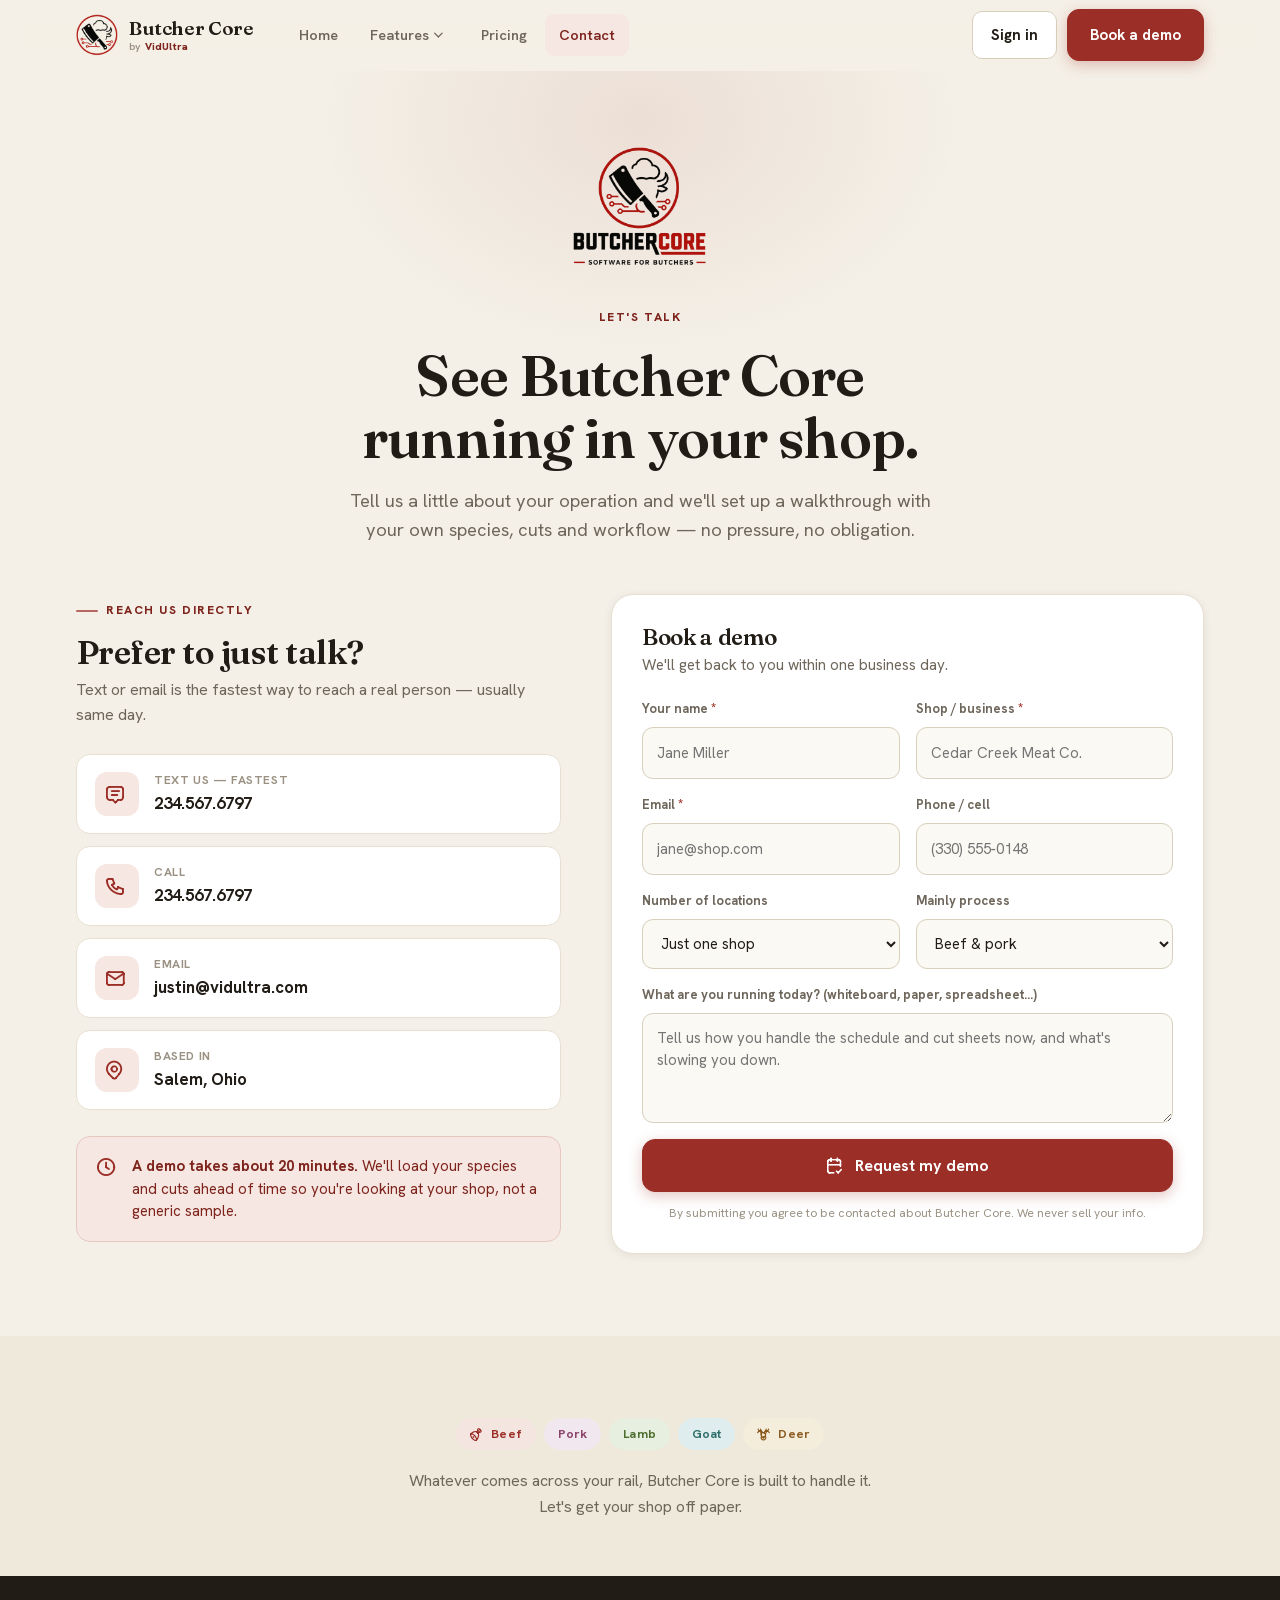
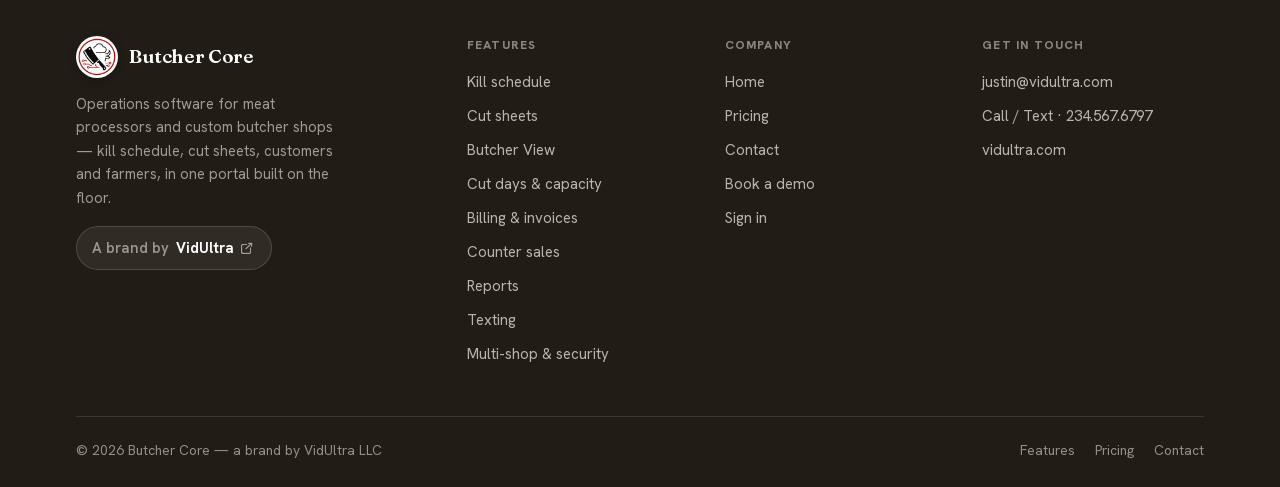
<file: public/contact.html>
<!DOCTYPE html>
<html lang="en">
<head>
<meta charset="UTF-8">
<meta name="viewport" content="width=device-width, initial-scale=1.0, viewport-fit=cover">
<title>Book a Demo — Butcher Core | Operations software for meat processors &amp; custom butcher shops</title>
<meta name="description" content="Book a demo of Butcher Core — operations software for meat processors &amp; custom butcher shops. Tell us about your shop and we'll set up a 20-minute walkthrough with your own species, cuts and workflow.">
<link rel="canonical" href="https://butchercore.com/contact.html">
<meta name="robots" content="index, follow, max-image-preview:large, max-snippet:-1">
<meta name="author" content="VidUltra LLC">
<meta name="theme-color" content="#9B2E26">
<meta name="apple-mobile-web-app-title" content="Butcher Core">

<!-- Open Graph -->
<meta property="og:type" content="website">
<meta property="og:site_name" content="Butcher Core">
<meta property="og:title" content="Book a demo — Butcher Core, operations software for meat processors &amp; custom butcher shops">
<meta property="og:description" content="Operations software for meat processors &amp; custom butcher shops. Tell us about your shop and we'll set up a quick walkthrough with your own species, cuts and workflow — no pressure.">
<meta property="og:url" content="https://butchercore.com/contact.html">
<meta property="og:image" content="https://butchercore.com/og-image.png">
<meta property="og:image:secure_url" content="https://butchercore.com/og-image.png">
<meta property="og:image:type" content="image/png">
<meta property="og:image:width" content="1200">
<meta property="og:image:height" content="630">
<meta property="og:image:alt" content="Butcher Core — operations software for meat processors and custom butcher shops.">
<meta property="og:locale" content="en_US">

<!-- Twitter / X card -->
<meta name="twitter:card" content="summary_large_image">
<meta name="twitter:title" content="Book a demo — Butcher Core, operations software for meat processors &amp; custom butcher shops">
<meta name="twitter:description" content="Operations software for meat processors &amp; custom butcher shops — tell us about your shop and we'll set up a quick walkthrough with your species, cuts and workflow.">
<meta name="twitter:image" content="https://butchercore.com/og-image.png">
<meta name="twitter:image:alt" content="Butcher Core — operations software for meat processors and custom butcher shops.">

<link rel="icon" type="image/png" sizes="192x192" href="icon-192.png">
<link rel="icon" type="image/png" sizes="512x512" href="icon-512.png">
<link rel="apple-touch-icon" href="apple-touch-icon.png">
<link rel="manifest" href="site.webmanifest">
<link rel="preload" href="fonts/hanken-grotesk-latin.woff2" as="font" type="font/woff2" crossorigin>
<link rel="preload" href="fonts/fraunces-latin.woff2" as="font" type="font/woff2" crossorigin>
<link rel="stylesheet" href="fonts/fonts.css">
<link rel="stylesheet" href="fonts/tabler-icons.css?v=6">
<link rel="stylesheet" href="styles.css?v=8">

<!-- Structured data: breadcrumbs + contact page -->
<script type="application/ld+json">
{
  "@context": "https://schema.org",
  "@graph": [
    {
      "@type": "BreadcrumbList",
      "itemListElement": [
        { "@type": "ListItem", "position": 1, "name": "Home", "item": "https://butchercore.com/" },
        { "@type": "ListItem", "position": 2, "name": "Contact", "item": "https://butchercore.com/contact.html" }
      ]
    },
    {
      "@type": "ContactPage",
      "url": "https://butchercore.com/contact.html",
      "name": "Contact & Book a Demo — Butcher Core",
      "about": {
        "@type": "Organization",
        "name": "Butcher Core",
        "legalName": "VidUltra LLC",
        "url": "https://butchercore.com/",
        "logo": "https://butchercore.com/icon-512.png",
        "contactPoint": {
          "@type": "ContactPoint",
          "contactType": "sales",
          "email": "justin@vidultra.com",
          "telephone": "+1-234-567-6797",
          "areaServed": "US",
          "availableLanguage": "English"
        }
      }
    }
  ]
}
</script>
</head>
<body>

<!-- ============ HEADER ============ -->
<header class="site-header">
  <div class="wrap nav">
    <a href="index.html" class="brand" aria-label="Butcher Core home">
      <img class="brand-logo" src="Images/butchercorelogo.png" alt="" width="42" height="42" decoding="async">
      <span class="brand-text">
        <span class="brand-name">Butcher<b> Core</b></span>
        <span class="brand-by">by <b>VidUltra</b></span>
      </span>
    </a>
    <nav class="nav-links">
      <a href="index.html">Home</a>
      <div class="nav-dd">
        <a href="index.html#features" class="nav-dd-toggle">Features <i class="ti ti-chevron-down chev"></i></a>
        <div class="nav-dd-menu">
          <a href="index.html#schedule"><i class="ti ti-calendar-event"></i><span><b>Kill schedule</b><small>Bookings, deposits &amp; confirmations</small></span></a>
          <a href="index.html#cutsheets"><i class="ti ti-clipboard-check"></i><span><b>Cut sheets</b><small>Custom forms, all 5 species</small></span></a>
          <a href="index.html#butcherview"><i class="ti ti-meat"></i><span><b>Butcher View</b><small>The whole cut day, one screen</small></span></a>
          <a href="index.html#cutdays"><i class="ti ti-calendar-check"></i><span><b>Cut days &amp; capacity</b><small>Never overbook a day again</small></span></a>
          <a href="index.html#history"><i class="ti ti-history"></i><span><b>Cut-sheet history</b><small>Reuse &amp; text last year's sheet</small></span></a>
          <a href="index.html#billing"><i class="ti ti-receipt"></i><span><b>Billing &amp; invoices</b><small>Rate cards, tax &amp; auto-billing</small></span></a>
          <a href="index.html#pos"><i class="ti ti-cash"></i><span><b>Counter sales</b><small>Walk-ins, off the cut sheet</small></span></a>
          <a href="index.html#reports"><i class="ti ti-chart-bar"></i><span><b>Reports</b><small>Animals, dollars &amp; throughput</small></span></a>
          <a href="index.html#texting"><i class="ti ti-message-2"></i><span><b>Customer texting</b><small>Your own number, shared inbox</small></span></a>
          <a href="index.html#customers"><i class="ti ti-users"></i><span><b>Customers &amp; farmers</b><small>The people side, kept straight</small></span></a>
          <a href="index.html#security"><i class="ti ti-shield-lock"></i><span><b>Multi-shop &amp; security</b><small>Walled off, staff logins</small></span></a>
        </div>
      </div>
      <a href="pricing.html">Pricing</a>
      <a href="contact.html" class="active">Contact</a>
    </nav>
    <div class="nav-right">
      <a href="https://app.butchercore.com" class="nav-signin">Sign in</a>
      <a href="contact.html" class="btn btn-primary">Book a demo</a>
      <button class="menu-btn" id="menuBtn" aria-label="Open menu" aria-expanded="false"><span></span><span></span><span></span></button>
    </div>
  </div>
</header>
<nav class="mobile-nav" id="mobileNav">
  <div class="mnav-cta">
    <a href="https://app.butchercore.com" class="btn"><i class="ti ti-user"></i> Sign in</a>
  </div>
  <a href="index.html">Home</a>
  <div class="mnav-group">Features</div>
  <a href="index.html#schedule" class="mnav-sub">Kill schedule</a>
  <a href="index.html#cutsheets" class="mnav-sub">Cut sheets</a>
  <a href="index.html#butcherview" class="mnav-sub">Butcher View</a>
  <a href="index.html#cutdays" class="mnav-sub">Cut days &amp; capacity</a>
  <a href="index.html#history" class="mnav-sub">Cut-sheet history</a>
  <a href="index.html#billing" class="mnav-sub">Billing &amp; invoices</a>
  <a href="index.html#pos" class="mnav-sub">Counter sales</a>
  <a href="index.html#reports" class="mnav-sub">Reports</a>
  <a href="index.html#texting" class="mnav-sub">Customer texting</a>
  <a href="index.html#customers" class="mnav-sub">Customers &amp; farmers</a>
  <a href="index.html#security" class="mnav-sub">Multi-shop &amp; security</a>
  <a href="pricing.html">Pricing</a>
  <a href="contact.html">Contact</a>
</nav>

<!-- ============ PAGE HERO ============ -->
<section class="page-hero" style="padding-bottom:14px">
  <div class="wrap">
    <img class="brand-wordmark reveal" src="Images/Fulllogo.png" alt="Butcher Core — software for butchers"
         width="200" height="200" decoding="async"
         style="width:150px;margin:0 auto 18px;height:auto">
    <span class="eyebrow center reveal">Let's talk</span>
    <h1 class="reveal">See Butcher Core running in your shop.</h1>
    <p class="reveal d1">Tell us a little about your operation and we'll set up a walkthrough with your own species, cuts and workflow — no pressure, no obligation.</p>
  </div>
</section>

<!-- ============ CONTACT ============ -->
<section class="section" style="padding-top:34px">
  <div class="wrap">
    <div class="contact-grid">
      <!-- left: methods -->
      <div class="reveal">
        <span class="eyebrow">Reach us directly</span>
        <h2 style="font-size:clamp(1.6rem,3vw,2.1rem);margin:14px 0 6px">Prefer to just talk?</h2>
        <p style="color:var(--ink-2)">Text or email is the fastest way to reach a real person — usually same day.</p>
        <div class="contact-methods">
          <a href="sms:+12345676797" class="cmethod">
            <span class="ci"><i class="ti ti-message-2"></i></span>
            <span><small>Text us — fastest</small><b>234.567.6797</b></span>
          </a>
          <a href="tel:2345676797" class="cmethod">
            <span class="ci"><i class="ti ti-phone"></i></span>
            <span><small>Call</small><b>234.567.6797</b></span>
          </a>
          <a href="mailto:justin@vidultra.com" class="cmethod">
            <span class="ci"><i class="ti ti-mail"></i></span>
            <span><small>Email</small><b>justin@vidultra.com</b></span>
          </a>
          <div class="cmethod" style="cursor:default">
            <span class="ci"><i class="ti ti-map-pin"></i></span>
            <span><small>Based in</small><b>Salem, Ohio</b></span>
          </div>
        </div>
        <div style="margin-top:26px;padding:18px 20px;background:var(--brand-soft);border:1px solid var(--brand-line);border-radius:var(--radius);display:flex;gap:13px;align-items:flex-start">
          <i class="ti ti-clock-hour-4" style="font-size:22px;color:var(--brand);flex-shrink:0;margin-top:1px"></i>
          <div style="font-size:.94rem;color:var(--brand-700);line-height:1.5"><b>A demo takes about 20 minutes.</b> We'll load your species and cuts ahead of time so you're looking at your shop, not a generic sample.</div>
        </div>
      </div>

      <!-- right: form -->
      <div class="reveal d1">
        <div class="form-card">
          <form id="demoForm" novalidate>
            <h3 style="font-size:1.4rem;margin-bottom:4px">Book a demo</h3>
            <p style="color:var(--ink-2);font-size:.95rem;margin-bottom:22px">We'll get back to you within one business day.</p>
            <!-- Web3Forms hidden fields -->
            <input type="hidden" name="subject" value="New Butcher Core demo request">
            <input type="hidden" name="from_name" value="Butcher Core website">
            <!-- honeypot: bots fill this, humans never see it -->
            <input type="checkbox" name="botcheck" tabindex="-1" autocomplete="off" style="display:none" aria-hidden="true">
            <div class="form-2">
              <div class="field">
                <label for="name">Your name <span class="req">*</span></label>
                <input class="input" id="name" name="name" type="text" placeholder="Jane Miller" required>
              </div>
              <div class="field">
                <label for="shop">Shop / business <span class="req">*</span></label>
                <input class="input" id="shop" name="shop" type="text" placeholder="Cedar Creek Meat Co." required>
              </div>
            </div>
            <div class="form-2">
              <div class="field">
                <label for="email">Email <span class="req">*</span></label>
                <input class="input" id="email" name="email" type="email" placeholder="jane@shop.com" required>
              </div>
              <div class="field">
                <label for="phone">Phone / cell</label>
                <input class="input" id="phone" name="phone" type="tel" placeholder="(330) 555‑0148">
              </div>
            </div>
            <div class="form-2">
              <div class="field">
                <label for="shops">Number of locations</label>
                <select id="shops" name="shops">
                  <option>Just one shop</option>
                  <option>2–3 locations</option>
                  <option>4+ locations</option>
                </select>
              </div>
              <div class="field">
                <label for="species">Mainly process</label>
                <select id="species" name="species">
                  <option>Beef &amp; pork</option>
                  <option>Beef only</option>
                  <option>Pork only</option>
                  <option>Lamb / goat</option>
                  <option>Deer / wild game</option>
                  <option>A mix of everything</option>
                </select>
              </div>
            </div>
            <div class="field">
              <label for="msg">What are you running today? (whiteboard, paper, spreadsheet…)</label>
              <textarea id="msg" name="msg" placeholder="Tell us how you handle the schedule and cut sheets now, and what's slowing you down."></textarea>
            </div>
            <button type="submit" class="btn btn-primary btn-block btn-lg"><i class="ti ti-calendar-check"></i> Request my demo</button>
            <p style="font-size:12px;color:var(--ink-3);text-align:center;margin-top:12px">By submitting you agree to be contacted about Butcher Core. We never sell your info.</p>
            <p id="formErr" role="alert" style="display:none;font-size:13px;color:#c0392b;text-align:center;margin-top:10px"></p>
          </form>

          <div class="form-ok" id="formOk">
            <div class="ok-ic"><i class="ti ti-check"></i></div>
            <h3>Thanks — we've got it!</h3>
            <p>We'll be in touch within one business day to set up your walkthrough. In a hurry? Text us at <b>234.567.6797</b>.</p>
          </div>
        </div>
      </div>
    </div>
  </div>
</section>

<!-- ============ CTA STRIP ============ -->
<section class="section-sm bg-paper2">
  <div class="wrap" style="text-align:center">
    <div class="reveal">
      <div class="species-strip" style="justify-content:center;margin-bottom:18px">
        <span class="pill pill-beef"><i class="ti ti-meat"></i> Beef</span>
        <span class="pill pill-pork">Pork</span>
        <span class="pill pill-lamb">Lamb</span>
        <span class="pill pill-goat">Goat</span>
        <span class="pill pill-deer"><i class="ti ti-deer"></i> Deer</span>
      </div>
      <p style="color:var(--ink-2);max-width:52ch;margin:0 auto">Whatever comes across your rail, Butcher Core is built to handle it. Let's get your shop off paper.</p>
    </div>
  </div>
</section>

<!-- ============ FOOTER ============ -->
<footer>
  <div class="wrap">
    <div class="foot-grid">
      <div class="foot-brand">
        <a href="index.html" class="brand foot-mark" aria-label="Butcher Core home">
          <img class="brand-logo" src="Images/butchercorelogo.png" alt="" width="42" height="42" loading="lazy" decoding="async">
          <span class="brand-name">Butcher<b> Core</b></span>
        </a>
        <p>Operations software for meat processors and custom butcher shops — kill schedule, cut sheets, customers and farmers, in one portal built on the floor.</p>
        <a href="https://vidultra.com" class="foot-by" target="_blank" rel="noopener"><span>A brand by</span> VidUltra <i class="ti ti-external-link"></i></a>
      </div>
      <div class="foot-col">
        <h5>Features</h5>
        <a href="index.html#schedule">Kill schedule</a>
        <a href="index.html#cutsheets">Cut sheets</a>
        <a href="index.html#butcherview">Butcher View</a>
        <a href="index.html#cutdays">Cut days &amp; capacity</a>
        <a href="index.html#billing">Billing &amp; invoices</a>
        <a href="index.html#pos">Counter sales</a>
        <a href="index.html#reports">Reports</a>
        <a href="index.html#texting">Texting</a>
        <a href="index.html#security">Multi-shop &amp; security</a>
      </div>
      <div class="foot-col">
        <h5>Company</h5>
        <a href="index.html">Home</a>
        <a href="pricing.html">Pricing</a>
        <a href="contact.html">Contact</a>
        <a href="contact.html">Book a demo</a>
        <a href="https://app.butchercore.com">Sign in</a>
      </div>
      <div class="foot-col">
        <h5>Get in touch</h5>
        <a href="mailto:justin@vidultra.com">justin@vidultra.com</a>
        <a href="tel:2345676797">Call / Text · 234.567.6797</a>
        <a href="https://vidultra.com" target="_blank" rel="noopener">vidultra.com</a>
      </div>
    </div>
    <div class="foot-bottom">
      <span>© <span data-year>2026</span> Butcher Core — a brand by <a href="https://vidultra.com" target="_blank" rel="noopener">VidUltra LLC</a></span>
      <span class="fb-links">
        <a href="index.html#features">Features</a>
        <a href="pricing.html">Pricing</a>
        <a href="contact.html">Contact</a>
      </span>
    </div>
  </div>
</footer>

<script src="main.js?v=7"></script>
</body>
</html>
</file>
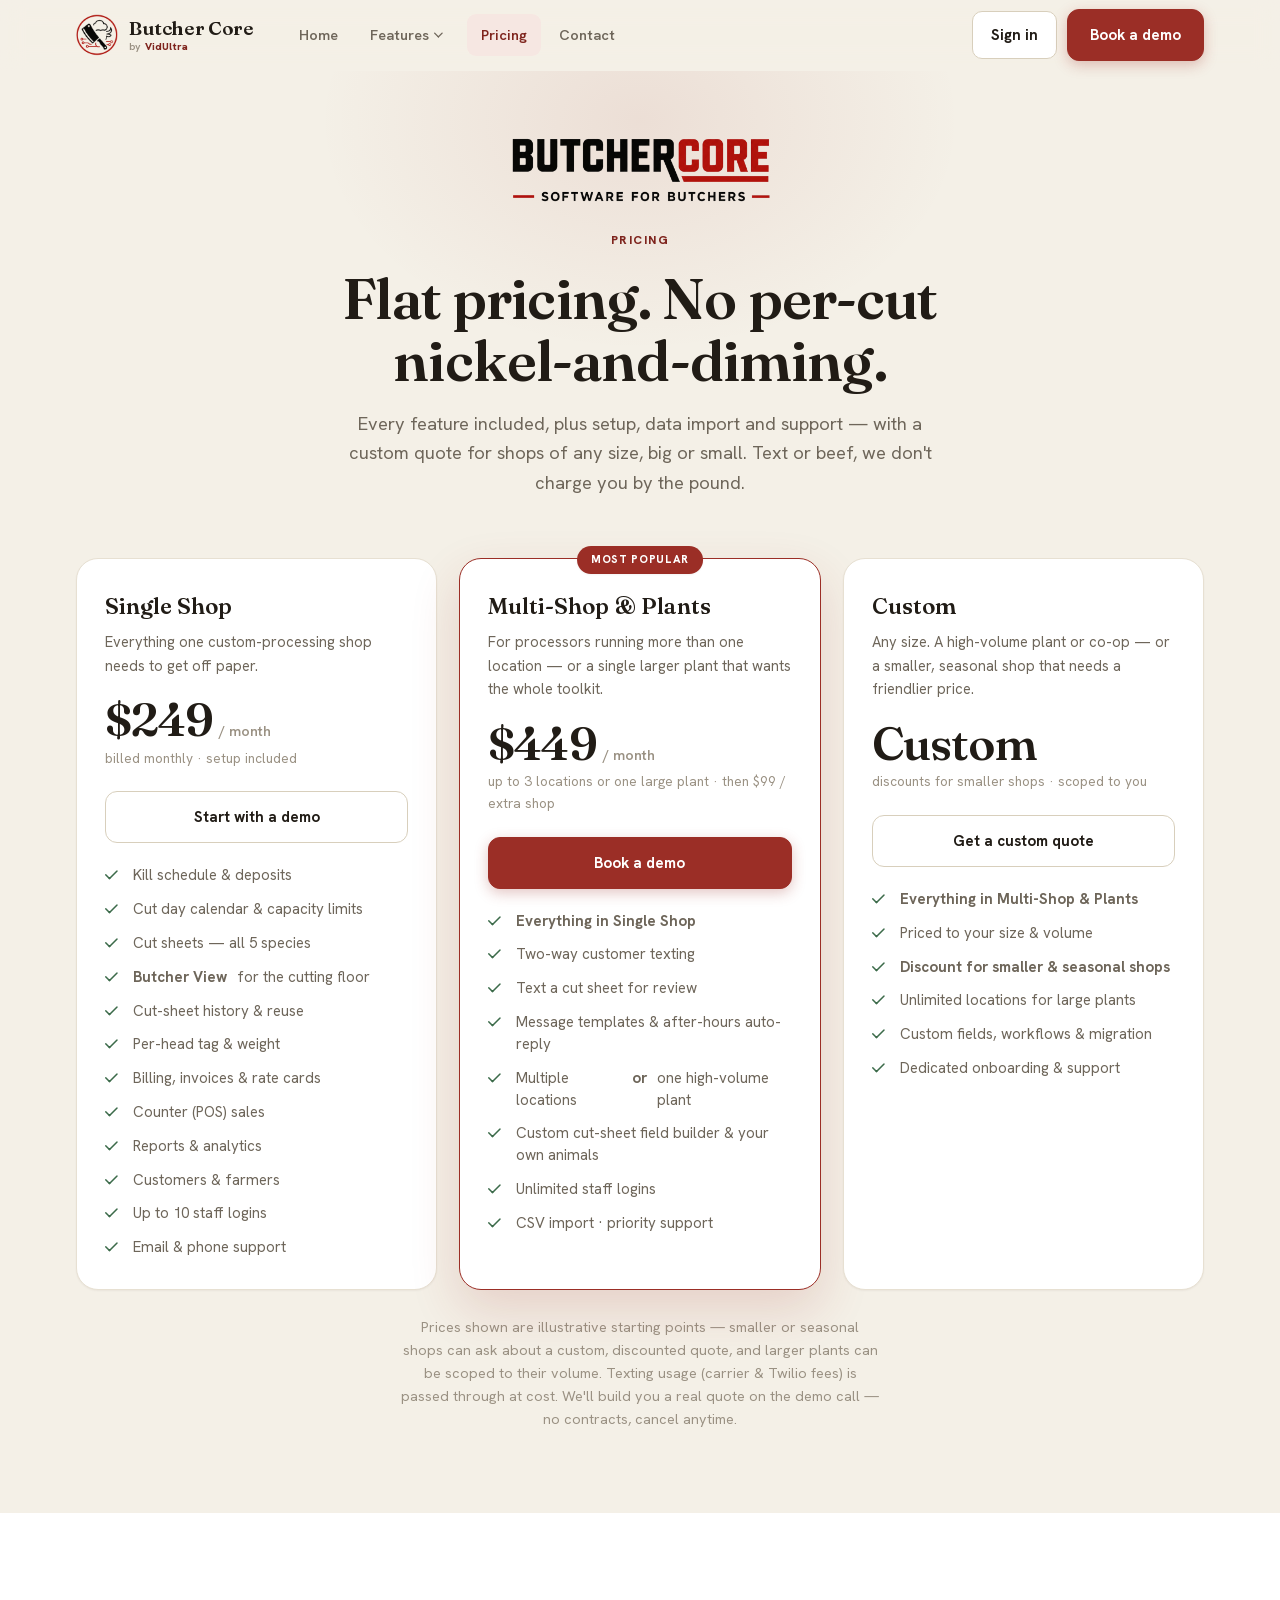
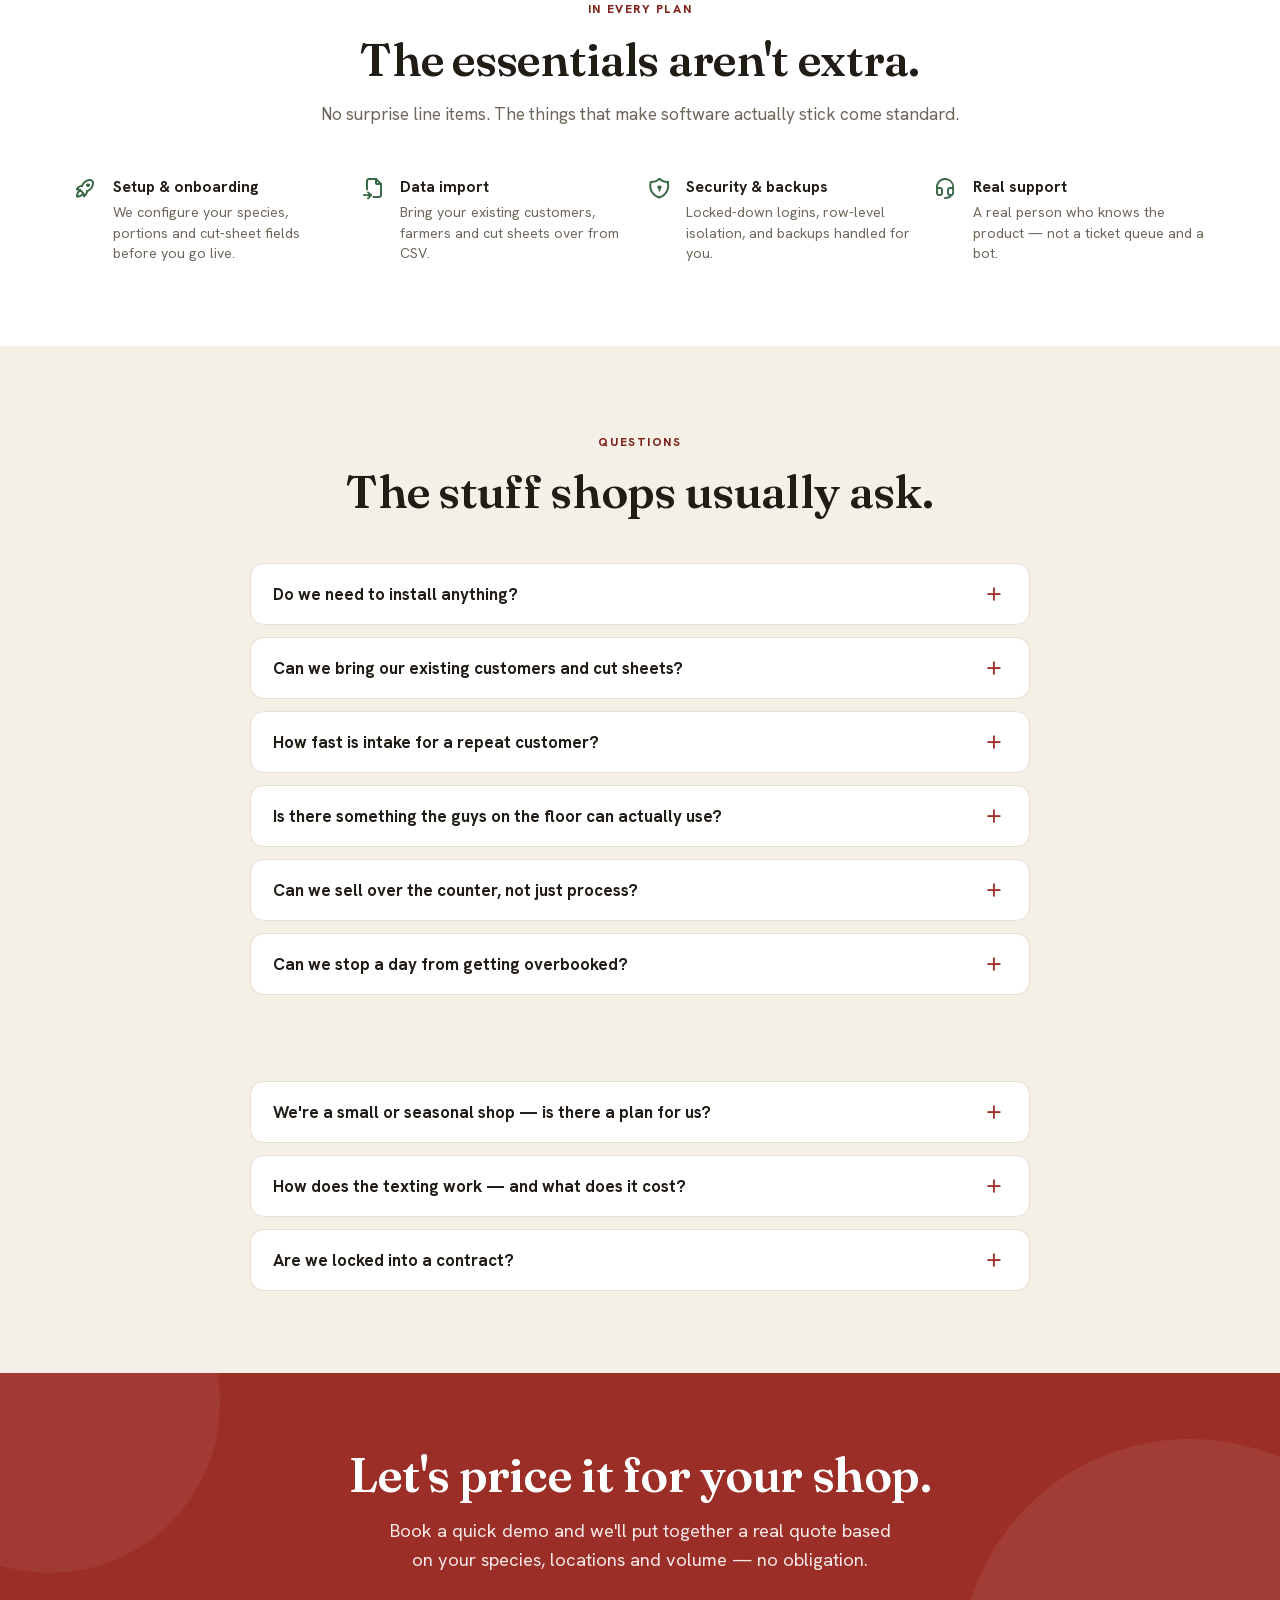
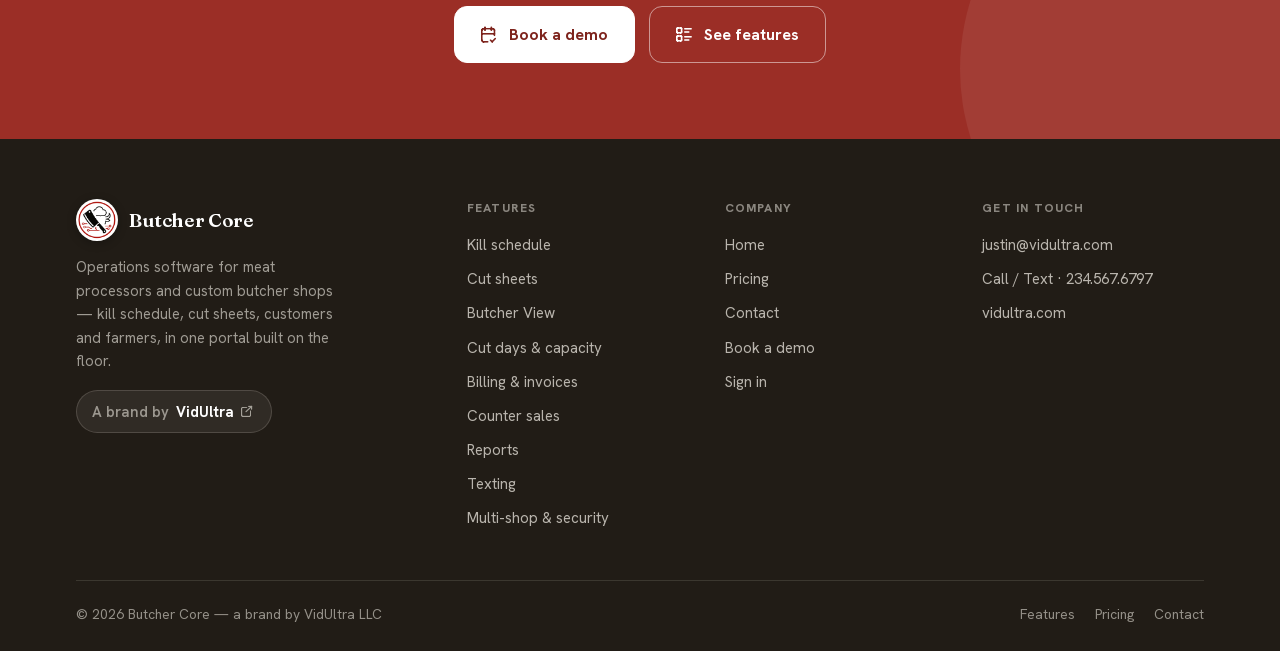
<file: public/pricing.html>
<!DOCTYPE html>
<html lang="en">
<head>
<meta charset="UTF-8">
<meta name="viewport" content="width=device-width, initial-scale=1.0, viewport-fit=cover">
<title>Pricing — Butcher Core | Operations software for meat processors &amp; custom butcher shops</title>
<meta name="description" content="Pricing for Butcher Core — operations software for meat processors &amp; custom butcher shops. A flat plan per shop, a full plan for multiple locations or a larger plant, plus custom discounted quotes for any size. Every feature, setup, import &amp; support included.">
<link rel="canonical" href="https://butchercore.com/pricing.html">
<meta name="robots" content="index, follow, max-image-preview:large, max-snippet:-1">
<meta name="author" content="VidUltra LLC">
<meta name="theme-color" content="#9B2E26">
<meta name="apple-mobile-web-app-title" content="Butcher Core">

<!-- Open Graph -->
<meta property="og:type" content="website">
<meta property="og:site_name" content="Butcher Core">
<meta property="og:title" content="Butcher Core pricing — operations software for meat processors &amp; custom butcher shops">
<meta property="og:description" content="Operations software for meat processors &amp; custom butcher shops. Simple flat plans, or a custom, discounted quote for shops of any size — every feature included, no per-cut fees.">
<meta property="og:url" content="https://butchercore.com/pricing.html">
<meta property="og:image" content="https://butchercore.com/og-image.png">
<meta property="og:image:secure_url" content="https://butchercore.com/og-image.png">
<meta property="og:image:type" content="image/png">
<meta property="og:image:width" content="1200">
<meta property="og:image:height" content="630">
<meta property="og:image:alt" content="Butcher Core — operations software for meat processors and custom butcher shops.">
<meta property="og:locale" content="en_US">

<!-- Twitter / X card -->
<meta name="twitter:card" content="summary_large_image">
<meta name="twitter:title" content="Butcher Core pricing — operations software for meat processors &amp; custom butcher shops">
<meta name="twitter:description" content="Operations software for meat processors &amp; custom butcher shops. Simple flat plans or a custom, discounted quote for shops of any size.">
<meta name="twitter:image" content="https://butchercore.com/og-image.png">
<meta name="twitter:image:alt" content="Butcher Core — operations software for meat processors and custom butcher shops.">

<link rel="icon" type="image/png" sizes="192x192" href="icon-192.png">
<link rel="icon" type="image/png" sizes="512x512" href="icon-512.png">
<link rel="apple-touch-icon" href="apple-touch-icon.png">
<link rel="manifest" href="site.webmanifest">
<link rel="preload" href="fonts/hanken-grotesk-latin.woff2" as="font" type="font/woff2" crossorigin>
<link rel="preload" href="fonts/fraunces-latin.woff2" as="font" type="font/woff2" crossorigin>
<link rel="stylesheet" href="fonts/fonts.css">
<link rel="stylesheet" href="fonts/tabler-icons.css?v=6">
<link rel="stylesheet" href="styles.css?v=8">

<!-- Structured data: breadcrumbs + FAQ -->
<script type="application/ld+json">
{
  "@context": "https://schema.org",
  "@type": "BreadcrumbList",
  "itemListElement": [
    { "@type": "ListItem", "position": 1, "name": "Home", "item": "https://butchercore.com/" },
    { "@type": "ListItem", "position": 2, "name": "Pricing", "item": "https://butchercore.com/pricing.html" }
  ]
}
</script>
<script type="application/ld+json">
{
  "@context": "https://schema.org",
  "@type": "FAQPage",
  "mainEntity": [
    {
      "@type": "Question",
      "name": "Do we need to install anything?",
      "acceptedAnswer": { "@type": "Answer", "text": "No. Butcher Core is a web portal — you open a link and sign in from any browser on a computer, tablet or phone. There's no software to install and no server to maintain, and backups are handled for you." }
    },
    {
      "@type": "Question",
      "name": "Can we bring our existing customers and cut sheets?",
      "acceptedAnswer": { "@type": "Answer", "text": "Yes. Every plan includes CSV import for customers, farmers, cut sheets and kills, with header auto-mapping and a preview before anything is saved. If your records are messy, we'll help clean and map them during onboarding." }
    },
    {
      "@type": "Question",
      "name": "How fast is intake for a repeat customer?",
      "acceptedAnswer": { "@type": "Answer", "text": "Seconds. Search the customer's name and their whole cut-sheet history is right there — reuse last year's order as-is or tweak it, and even text them a photo of the old sheet to confirm before you cut." }
    },
    {
      "@type": "Question",
      "name": "Is there something the guys on the floor can actually use?",
      "acceptedAnswer": { "@type": "Answer", "text": "That's Butcher View. It puts a whole cut day on one screen — every kill boxed by farmer with each customer's sheet under it, the tag and hanging weight right there, and the kill's notes repeated on every sheet. Cutters record the final weight for each cut next to what the customer ordered, mark where it's stored, and it saves as they type." }
    },
    {
      "@type": "Question",
      "name": "Can we sell over the counter, not just process?",
      "acceptedAnswer": { "@type": "Answer", "text": "Yes. A counter (POS) sale isn't tied to a cut sheet — ring up a walk-in with your own typed lines, bill it to a customer, a farmer or just Walk-in, and it takes the next number in the same invoice run as your processing work. Counter revenue appears in reports beside processing revenue." }
    },
    {
      "@type": "Question",
      "name": "Can we stop a day from getting overbooked?",
      "acceptedAnswer": { "@type": "Answer", "text": "Yes. Mark which upcoming dates are real cut days and set a maximum head per species for each one — beef and pork fill independently. When a day hits its limit it flags itself, before you promise a farmer a slot you don't have." }
    },
    {
      "@type": "Question",
      "name": "Which animals and cuts does it handle?",
      "acceptedAnswer": { "@type": "Answer", "text": "Beef, pork, lamb, goat and deer come built in, and the cut sheet for each species is fully customizable — add your own cuts, thicknesses, package sizes and instructions. Need another animal entirely? It can be added with its own portion labels." }
    },
    {
      "@type": "Question",
      "name": "We're a small or seasonal shop — is there a plan for us?",
      "acceptedAnswer": { "@type": "Answer", "text": "Yes. Beyond the flat plans, we offer custom, discounted pricing for smaller and seasonal operations — tell us your volume on the demo call and we'll size a quote that fits. You get the same software, just priced for your shop." }
    },
    {
      "@type": "Question",
      "name": "How does the texting work — and what does it cost?",
      "acceptedAnswer": { "@type": "Answer", "text": "Two-way texting runs through your own shop number, so your team answers from one shared inbox. The software is included in the Multi-Shop & Plants plan; the actual carrier/messaging fees (via Twilio) are passed through to you at cost, with no markup." }
    },
    {
      "@type": "Question",
      "name": "Are we locked into a contract?",
      "acceptedAnswer": { "@type": "Answer", "text": "No long-term contract. Plans are month to month and you can cancel anytime. Your data is yours — you can export it if you ever move on." }
    }
  ]
}
</script>
</head>
<body>

<!-- ============ HEADER ============ -->
<header class="site-header">
  <div class="wrap nav">
    <a href="index.html" class="brand" aria-label="Butcher Core home">
      <img class="brand-logo" src="Images/butchercorelogo.png" alt="" width="42" height="42" decoding="async">
      <span class="brand-text">
        <span class="brand-name">Butcher<b> Core</b></span>
        <span class="brand-by">by <b>VidUltra</b></span>
      </span>
    </a>
    <nav class="nav-links">
      <a href="index.html">Home</a>
      <div class="nav-dd">
        <a href="index.html#features" class="nav-dd-toggle">Features <i class="ti ti-chevron-down chev"></i></a>
        <div class="nav-dd-menu">
          <a href="index.html#schedule"><i class="ti ti-calendar-event"></i><span><b>Kill schedule</b><small>Bookings, deposits &amp; confirmations</small></span></a>
          <a href="index.html#cutsheets"><i class="ti ti-clipboard-check"></i><span><b>Cut sheets</b><small>Custom forms, all 5 species</small></span></a>
          <a href="index.html#butcherview"><i class="ti ti-meat"></i><span><b>Butcher View</b><small>The whole cut day, one screen</small></span></a>
          <a href="index.html#cutdays"><i class="ti ti-calendar-check"></i><span><b>Cut days &amp; capacity</b><small>Never overbook a day again</small></span></a>
          <a href="index.html#history"><i class="ti ti-history"></i><span><b>Cut-sheet history</b><small>Reuse &amp; text last year's sheet</small></span></a>
          <a href="index.html#billing"><i class="ti ti-receipt"></i><span><b>Billing &amp; invoices</b><small>Rate cards, tax &amp; auto-billing</small></span></a>
          <a href="index.html#pos"><i class="ti ti-cash"></i><span><b>Counter sales</b><small>Walk-ins, off the cut sheet</small></span></a>
          <a href="index.html#reports"><i class="ti ti-chart-bar"></i><span><b>Reports</b><small>Animals, dollars &amp; throughput</small></span></a>
          <a href="index.html#texting"><i class="ti ti-message-2"></i><span><b>Customer texting</b><small>Your own number, shared inbox</small></span></a>
          <a href="index.html#customers"><i class="ti ti-users"></i><span><b>Customers &amp; farmers</b><small>The people side, kept straight</small></span></a>
          <a href="index.html#security"><i class="ti ti-shield-lock"></i><span><b>Multi-shop &amp; security</b><small>Walled off, staff logins</small></span></a>
        </div>
      </div>
      <a href="pricing.html" class="active">Pricing</a>
      <a href="contact.html">Contact</a>
    </nav>
    <div class="nav-right">
      <a href="https://app.butchercore.com" class="nav-signin">Sign in</a>
      <a href="contact.html" class="btn btn-primary">Book a demo</a>
      <button class="menu-btn" id="menuBtn" aria-label="Open menu" aria-expanded="false"><span></span><span></span><span></span></button>
    </div>
  </div>
</header>
<nav class="mobile-nav" id="mobileNav">
  <div class="mnav-cta">
    <a href="https://app.butchercore.com" class="btn"><i class="ti ti-user"></i> Sign in</a>
  </div>
  <a href="index.html">Home</a>
  <div class="mnav-group">Features</div>
  <a href="index.html#schedule" class="mnav-sub">Kill schedule</a>
  <a href="index.html#cutsheets" class="mnav-sub">Cut sheets</a>
  <a href="index.html#butcherview" class="mnav-sub">Butcher View</a>
  <a href="index.html#cutdays" class="mnav-sub">Cut days &amp; capacity</a>
  <a href="index.html#history" class="mnav-sub">Cut-sheet history</a>
  <a href="index.html#billing" class="mnav-sub">Billing &amp; invoices</a>
  <a href="index.html#pos" class="mnav-sub">Counter sales</a>
  <a href="index.html#reports" class="mnav-sub">Reports</a>
  <a href="index.html#texting" class="mnav-sub">Customer texting</a>
  <a href="index.html#customers" class="mnav-sub">Customers &amp; farmers</a>
  <a href="index.html#security" class="mnav-sub">Multi-shop &amp; security</a>
  <a href="pricing.html">Pricing</a>
  <a href="contact.html">Contact</a>
</nav>

<!-- ============ PAGE HERO ============ -->
<section class="page-hero">
  <div class="wrap">
    <img class="brand-wordmark reveal" src="Images/butchercoretext.png" alt="Butcher Core — software for butchers"
         width="487" height="128" decoding="async"
         style="width:270px;max-width:80%;margin:0 auto 20px;height:auto">
    <span class="eyebrow center reveal">Pricing</span>
    <h1 class="reveal">Flat pricing. No per-cut nickel-and-diming.</h1>
    <p class="reveal d1">Every feature included, plus setup, data import and support — with a custom quote for shops of any size, big or small. Text or beef, we don't charge you by the pound.</p>
  </div>
</section>

<!-- ============ PRICING ============ -->
<section class="section" style="padding-top:20px">
  <div class="wrap">
    <div class="price-grid">
      <!-- Single shop -->
      <div class="price-card reveal">
        <div class="price-name">Single Shop</div>
        <p class="price-desc">Everything one custom-processing shop needs to get off paper.</p>
        <div class="price-amt"><span class="amt">$249</span><span class="per">/ month</span></div>
        <p class="price-sub">billed monthly · setup included</p>
        <a href="contact.html" class="btn btn-block">Start with a demo</a>
        <ul class="price-feats">
          <li><i class="ti ti-check"></i> Kill schedule &amp; deposits</li>
          <li><i class="ti ti-check"></i> Cut day calendar &amp; capacity limits</li>
          <li><i class="ti ti-check"></i> Cut sheets — all 5 species</li>
          <li><i class="ti ti-check"></i> <b>Butcher View</b> for the cutting floor</li>
          <li><i class="ti ti-check"></i> Cut-sheet history &amp; reuse</li>
          <li><i class="ti ti-check"></i> Per-head tag &amp; weight</li>
          <li><i class="ti ti-check"></i> Billing, invoices &amp; rate cards</li>
          <li><i class="ti ti-check"></i> Counter (POS) sales</li>
          <li><i class="ti ti-check"></i> Reports &amp; analytics</li>
          <li><i class="ti ti-check"></i> Customers &amp; farmers</li>
          <li><i class="ti ti-check"></i> Up to 10 staff logins</li>
          <li><i class="ti ti-check"></i> Email &amp; phone support</li>
        </ul>
      </div>

      <!-- Multi-shop & larger plants (featured) -->
      <div class="price-card featured reveal d1">
        <span class="price-tag">Most popular</span>
        <div class="price-name">Multi-Shop &amp; Plants</div>
        <p class="price-desc">For processors running more than one location — or a single larger plant that wants the whole toolkit.</p>
        <div class="price-amt"><span class="amt">$449</span><span class="per">/ month</span></div>
        <p class="price-sub">up to 3 locations or one large plant · then $99 / extra shop</p>
        <a href="contact.html" class="btn btn-primary btn-block">Book a demo</a>
        <ul class="price-feats">
          <li><i class="ti ti-check"></i> <b>Everything in Single Shop</b></li>
          <li><i class="ti ti-check"></i> Two-way customer texting</li>
          <li><i class="ti ti-check"></i> Text a cut sheet for review</li>
          <li><i class="ti ti-check"></i> Message templates &amp; after-hours auto-reply</li>
          <li><i class="ti ti-check"></i> Multiple locations <b>or</b> one high-volume plant</li>
          <li><i class="ti ti-check"></i> Custom cut-sheet field builder &amp; your own animals</li>
          <li><i class="ti ti-check"></i> Unlimited staff logins</li>
          <li><i class="ti ti-check"></i> CSV import · priority support</li>
        </ul>
      </div>

      <!-- Custom — any size, discounts for smaller shops -->
      <div class="price-card reveal d2">
        <div class="price-name">Custom</div>
        <p class="price-desc">Any size. A high-volume plant or co-op — or a smaller, seasonal shop that needs a friendlier price.</p>
        <div class="price-amt"><span class="amt">Custom</span></div>
        <p class="price-sub">discounts for smaller shops · scoped to you</p>
        <a href="contact.html" class="btn btn-block">Get a custom quote</a>
        <ul class="price-feats">
          <li><i class="ti ti-check"></i> <b>Everything in Multi-Shop &amp; Plants</b></li>
          <li><i class="ti ti-check"></i> Priced to your size &amp; volume</li>
          <li><i class="ti ti-check"></i> <b>Discount for smaller &amp; seasonal shops</b></li>
          <li><i class="ti ti-check"></i> Unlimited locations for large plants</li>
          <li><i class="ti ti-check"></i> Custom fields, workflows &amp; migration</li>
          <li><i class="ti ti-check"></i> Dedicated onboarding &amp; support</li>
        </ul>
      </div>
    </div>

    <p class="reveal" style="text-align:center;color:var(--ink-3);font-size:.9rem;margin-top:26px;max-width:60ch;margin-left:auto;margin-right:auto">
      Prices shown are illustrative starting points — smaller or seasonal shops can ask about a custom, discounted quote, and larger plants can be scoped to their volume. Texting usage (carrier &amp; Twilio fees) is passed through at cost. We'll build you a real quote on the demo call — no contracts, cancel anytime.
    </p>
  </div>
</section>

<!-- ============ INCLUDED IN EVERY PLAN ============ -->
<section class="section bg-surface">
  <div class="wrap">
    <div class="sec-head reveal">
      <span class="eyebrow center">In every plan</span>
      <h2 class="h2">The essentials aren't extra.</h2>
      <p>No surprise line items. The things that make software actually stick come standard.</p>
    </div>
    <div class="secure-grid">
      <div class="secure reveal"><i class="ti ti-rocket"></i><div><b>Setup &amp; onboarding</b><p>We configure your species, portions and cut-sheet fields before you go live.</p></div></div>
      <div class="secure reveal d1"><i class="ti ti-file-import"></i><div><b>Data import</b><p>Bring your existing customers, farmers and cut sheets over from CSV.</p></div></div>
      <div class="secure reveal d2"><i class="ti ti-shield-lock"></i><div><b>Security &amp; backups</b><p>Locked-down logins, row-level isolation, and backups handled for you.</p></div></div>
      <div class="secure reveal d3"><i class="ti ti-headset"></i><div><b>Real support</b><p>A real person who knows the product — not a ticket queue and a bot.</p></div></div>
    </div>
  </div>
</section>

<!-- ============ FAQ ============ -->
<section class="section">
  <div class="wrap">
    <div class="sec-head reveal">
      <span class="eyebrow center">Questions</span>
      <h2 class="h2">The stuff shops usually ask.</h2>
    </div>
    <div class="faq">
      <div class="faq-item reveal">
        <button class="faq-q" aria-expanded="false">Do we need to install anything?<i class="ti ti-plus"></i></button>
        <div class="faq-a"><p>No. Butcher Core is a web portal — you open a link and sign in from any browser on a computer, tablet or phone. There's no software to install and no server to maintain, and backups are handled for you.</p></div>
      </div>
      <div class="faq-item reveal">
        <button class="faq-q" aria-expanded="false">Can we bring our existing customers and cut sheets?<i class="ti ti-plus"></i></button>
        <div class="faq-a"><p>Yes. Every plan includes CSV import for customers, farmers, cut sheets and kills, with header auto-mapping and a preview before anything is saved. If your records are messy, we'll help clean and map them during onboarding.</p></div>
      </div>
      <div class="faq-item reveal">
        <button class="faq-q" aria-expanded="false">How fast is intake for a repeat customer?<i class="ti ti-plus"></i></button>
        <div class="faq-a"><p>Seconds. Search the customer's name and their whole cut-sheet history is right there — reuse last year's order as-is or tweak it, and even text them a photo of the old sheet to confirm before you cut. It's the feature shops tell us they love most.</p></div>
      </div>
      <div class="faq-item reveal">
        <button class="faq-q" aria-expanded="false">Is there something the guys on the floor can actually use?<i class="ti ti-plus"></i></button>
        <div class="faq-a"><p>That's Butcher View. It puts a whole cut day on one screen — every kill boxed by farmer with each customer's sheet under it, the tag and hanging weight right there, and the kill's notes repeated on every sheet so nothing gets missed. Your cutters record the final weight for each cut next to what the customer ordered, mark where it's stored, and it saves as they type. No Save button to forget with wet hands.</p></div>
      </div>
      <div class="faq-item reveal">
        <button class="faq-q" aria-expanded="false">Can we sell over the counter, not just process?<i class="ti ti-plus"></i></button>
        <div class="faq-a"><p>Yes. A counter (POS) sale isn't tied to a cut sheet at all — ring up a walk-in for bacon, summer sausage or ground beef with your own typed lines, bill it to a customer, a farmer or just "Walk-in," and it takes the next number in the same invoice run as your processing work. Counter revenue shows up in reports right beside processing, so the totals reflect the whole business.</p></div>
      </div>
      <div class="faq-item reveal">
        <button class="faq-q" aria-expanded="false">Can we stop a day from getting overbooked?<i class="ti ti-plus"></i></button>
        <div class="faq-a"><p>Yes. Mark which upcoming dates are real cut days and set a maximum head per species for each one — beef and pork fill independently. When a day hits its limit it flags itself, so you find out before you promise a farmer a slot you don't have.</p></div>
      </div>
      <div class="faq-item reveal">
        <button class="faq-q" aria-expanded="false">Which animals and cuts does it handle?<i class="ti ti-plus"></i></button>
        <div class="faq-a"><p>Beef, pork, lamb, goat and deer come built in, and the cut sheet for each species is fully customizable — add your own cuts, thicknesses, package sizes and instructions. Need another animal entirely? It can be added with its own portion labels.</p></div>
      </div>
      <div class="faq-item reveal">
        <button class="faq-q" aria-expanded="false">We're a small or seasonal shop — is there a plan for us?<i class="ti ti-plus"></i></button>
        <div class="faq-a"><p>Yes. Beyond the flat plans, we offer custom, discounted pricing for smaller and seasonal operations — tell us your volume on the demo call and we'll size a quote that fits. You get the same software, just priced for your shop.</p></div>
      </div>
      <div class="faq-item reveal">
        <button class="faq-q" aria-expanded="false">How does the texting work — and what does it cost?<i class="ti ti-plus"></i></button>
        <div class="faq-a"><p>Two-way texting runs through your own shop number, so your team answers from one shared inbox. The software is included in the Multi-Shop &amp; Plants plan; the actual carrier/messaging fees (via Twilio) are passed through to you at cost, with no markup.</p></div>
      </div>
      <div class="faq-item reveal">
        <button class="faq-q" aria-expanded="false">Are we locked into a contract?<i class="ti ti-plus"></i></button>
        <div class="faq-a"><p>No long-term contract. Plans are month to month and you can cancel anytime. Your data is yours — you can export it if you ever move on.</p></div>
      </div>
    </div>
  </div>
</section>

<!-- ============ CTA ============ -->
<section class="cta">
  <div class="wrap">
    <h2>Let's price it for your shop.</h2>
    <p>Book a quick demo and we'll put together a real quote based on your species, locations and volume — no obligation.</p>
    <div class="cta-btns">
      <a href="contact.html" class="btn btn-light btn-lg"><i class="ti ti-calendar-check"></i> Book a demo</a>
      <a href="index.html#features" class="btn btn-outline-light btn-lg"><i class="ti ti-list-details"></i> See features</a>
    </div>
  </div>
</section>

<!-- ============ FOOTER ============ -->
<footer>
  <div class="wrap">
    <div class="foot-grid">
      <div class="foot-brand">
        <a href="index.html" class="brand foot-mark" aria-label="Butcher Core home">
          <img class="brand-logo" src="Images/butchercorelogo.png" alt="" width="42" height="42" loading="lazy" decoding="async">
          <span class="brand-name">Butcher<b> Core</b></span>
        </a>
        <p>Operations software for meat processors and custom butcher shops — kill schedule, cut sheets, customers and farmers, in one portal built on the floor.</p>
        <a href="https://vidultra.com" class="foot-by" target="_blank" rel="noopener"><span>A brand by</span> VidUltra <i class="ti ti-external-link"></i></a>
      </div>
      <div class="foot-col">
        <h5>Features</h5>
        <a href="index.html#schedule">Kill schedule</a>
        <a href="index.html#cutsheets">Cut sheets</a>
        <a href="index.html#butcherview">Butcher View</a>
        <a href="index.html#cutdays">Cut days &amp; capacity</a>
        <a href="index.html#billing">Billing &amp; invoices</a>
        <a href="index.html#pos">Counter sales</a>
        <a href="index.html#reports">Reports</a>
        <a href="index.html#texting">Texting</a>
        <a href="index.html#security">Multi-shop &amp; security</a>
      </div>
      <div class="foot-col">
        <h5>Company</h5>
        <a href="index.html">Home</a>
        <a href="pricing.html">Pricing</a>
        <a href="contact.html">Contact</a>
        <a href="contact.html">Book a demo</a>
        <a href="https://app.butchercore.com">Sign in</a>
      </div>
      <div class="foot-col">
        <h5>Get in touch</h5>
        <a href="mailto:justin@vidultra.com">justin@vidultra.com</a>
        <a href="tel:2345676797">Call / Text · 234.567.6797</a>
        <a href="https://vidultra.com" target="_blank" rel="noopener">vidultra.com</a>
      </div>
    </div>
    <div class="foot-bottom">
      <span>© <span data-year>2026</span> Butcher Core — a brand by <a href="https://vidultra.com" target="_blank" rel="noopener">VidUltra LLC</a></span>
      <span class="fb-links">
        <a href="index.html#features">Features</a>
        <a href="pricing.html">Pricing</a>
        <a href="contact.html">Contact</a>
      </span>
    </div>
  </div>
</footer>

<script src="main.js?v=7"></script>
</body>
</html>
</file>
<file: public/fonts/fonts.css>
/* Butcher Core — self-hosted Google Fonts (Fraunces + Hanken Grotesk)
   Downloaded from fonts.googleapis.com; woff2 files sit alongside this file.
   unicode-range preserved: browsers fetch only the subsets a page actually uses. */

/* vietnamese */
@font-face {
  font-family: 'Fraunces';
  font-style: normal;
  font-weight: 400;
  font-display: swap;
  src: url(fraunces-vietnamese.woff2) format('woff2');
  unicode-range: U+0102-0103, U+0110-0111, U+0128-0129, U+0168-0169, U+01A0-01A1, U+01AF-01B0, U+0300-0301, U+0303-0304, U+0308-0309, U+0323, U+0329, U+1EA0-1EF9, U+20AB;
}
/* latin-ext */
@font-face {
  font-family: 'Fraunces';
  font-style: normal;
  font-weight: 400;
  font-display: swap;
  src: url(fraunces-latin-ext.woff2) format('woff2');
  unicode-range: U+0100-02BA, U+02BD-02C5, U+02C7-02CC, U+02CE-02D7, U+02DD-02FF, U+0304, U+0308, U+0329, U+1D00-1DBF, U+1E00-1E9F, U+1EF2-1EFF, U+2020, U+20A0-20AB, U+20AD-20C0, U+2113, U+2C60-2C7F, U+A720-A7FF;
}
/* latin */
@font-face {
  font-family: 'Fraunces';
  font-style: normal;
  font-weight: 400;
  font-display: swap;
  src: url(fraunces-latin.woff2) format('woff2');
  unicode-range: U+0000-00FF, U+0131, U+0152-0153, U+02BB-02BC, U+02C6, U+02DA, U+02DC, U+0304, U+0308, U+0329, U+2000-206F, U+20AC, U+2122, U+2191, U+2193, U+2212, U+2215, U+FEFF, U+FFFD;
}
/* vietnamese */
@font-face {
  font-family: 'Fraunces';
  font-style: normal;
  font-weight: 500;
  font-display: swap;
  src: url(fraunces-vietnamese.woff2) format('woff2');
  unicode-range: U+0102-0103, U+0110-0111, U+0128-0129, U+0168-0169, U+01A0-01A1, U+01AF-01B0, U+0300-0301, U+0303-0304, U+0308-0309, U+0323, U+0329, U+1EA0-1EF9, U+20AB;
}
/* latin-ext */
@font-face {
  font-family: 'Fraunces';
  font-style: normal;
  font-weight: 500;
  font-display: swap;
  src: url(fraunces-latin-ext.woff2) format('woff2');
  unicode-range: U+0100-02BA, U+02BD-02C5, U+02C7-02CC, U+02CE-02D7, U+02DD-02FF, U+0304, U+0308, U+0329, U+1D00-1DBF, U+1E00-1E9F, U+1EF2-1EFF, U+2020, U+20A0-20AB, U+20AD-20C0, U+2113, U+2C60-2C7F, U+A720-A7FF;
}
/* latin */
@font-face {
  font-family: 'Fraunces';
  font-style: normal;
  font-weight: 500;
  font-display: swap;
  src: url(fraunces-latin.woff2) format('woff2');
  unicode-range: U+0000-00FF, U+0131, U+0152-0153, U+02BB-02BC, U+02C6, U+02DA, U+02DC, U+0304, U+0308, U+0329, U+2000-206F, U+20AC, U+2122, U+2191, U+2193, U+2212, U+2215, U+FEFF, U+FFFD;
}
/* vietnamese */
@font-face {
  font-family: 'Fraunces';
  font-style: normal;
  font-weight: 600;
  font-display: swap;
  src: url(fraunces-vietnamese.woff2) format('woff2');
  unicode-range: U+0102-0103, U+0110-0111, U+0128-0129, U+0168-0169, U+01A0-01A1, U+01AF-01B0, U+0300-0301, U+0303-0304, U+0308-0309, U+0323, U+0329, U+1EA0-1EF9, U+20AB;
}
/* latin-ext */
@font-face {
  font-family: 'Fraunces';
  font-style: normal;
  font-weight: 600;
  font-display: swap;
  src: url(fraunces-latin-ext.woff2) format('woff2');
  unicode-range: U+0100-02BA, U+02BD-02C5, U+02C7-02CC, U+02CE-02D7, U+02DD-02FF, U+0304, U+0308, U+0329, U+1D00-1DBF, U+1E00-1E9F, U+1EF2-1EFF, U+2020, U+20A0-20AB, U+20AD-20C0, U+2113, U+2C60-2C7F, U+A720-A7FF;
}
/* latin */
@font-face {
  font-family: 'Fraunces';
  font-style: normal;
  font-weight: 600;
  font-display: swap;
  src: url(fraunces-latin.woff2) format('woff2');
  unicode-range: U+0000-00FF, U+0131, U+0152-0153, U+02BB-02BC, U+02C6, U+02DA, U+02DC, U+0304, U+0308, U+0329, U+2000-206F, U+20AC, U+2122, U+2191, U+2193, U+2212, U+2215, U+FEFF, U+FFFD;
}
/* vietnamese */
@font-face {
  font-family: 'Fraunces';
  font-style: normal;
  font-weight: 700;
  font-display: swap;
  src: url(fraunces-vietnamese.woff2) format('woff2');
  unicode-range: U+0102-0103, U+0110-0111, U+0128-0129, U+0168-0169, U+01A0-01A1, U+01AF-01B0, U+0300-0301, U+0303-0304, U+0308-0309, U+0323, U+0329, U+1EA0-1EF9, U+20AB;
}
/* latin-ext */
@font-face {
  font-family: 'Fraunces';
  font-style: normal;
  font-weight: 700;
  font-display: swap;
  src: url(fraunces-latin-ext.woff2) format('woff2');
  unicode-range: U+0100-02BA, U+02BD-02C5, U+02C7-02CC, U+02CE-02D7, U+02DD-02FF, U+0304, U+0308, U+0329, U+1D00-1DBF, U+1E00-1E9F, U+1EF2-1EFF, U+2020, U+20A0-20AB, U+20AD-20C0, U+2113, U+2C60-2C7F, U+A720-A7FF;
}
/* latin */
@font-face {
  font-family: 'Fraunces';
  font-style: normal;
  font-weight: 700;
  font-display: swap;
  src: url(fraunces-latin.woff2) format('woff2');
  unicode-range: U+0000-00FF, U+0131, U+0152-0153, U+02BB-02BC, U+02C6, U+02DA, U+02DC, U+0304, U+0308, U+0329, U+2000-206F, U+20AC, U+2122, U+2191, U+2193, U+2212, U+2215, U+FEFF, U+FFFD;
}
/* cyrillic-ext */
@font-face {
  font-family: 'Hanken Grotesk';
  font-style: normal;
  font-weight: 400;
  font-display: swap;
  src: url(hanken-grotesk-cyrillic-ext.woff2) format('woff2');
  unicode-range: U+0460-052F, U+1C80-1C8A, U+20B4, U+2DE0-2DFF, U+A640-A69F, U+FE2E-FE2F;
}
/* vietnamese */
@font-face {
  font-family: 'Hanken Grotesk';
  font-style: normal;
  font-weight: 400;
  font-display: swap;
  src: url(hanken-grotesk-vietnamese.woff2) format('woff2');
  unicode-range: U+0102-0103, U+0110-0111, U+0128-0129, U+0168-0169, U+01A0-01A1, U+01AF-01B0, U+0300-0301, U+0303-0304, U+0308-0309, U+0323, U+0329, U+1EA0-1EF9, U+20AB;
}
/* latin-ext */
@font-face {
  font-family: 'Hanken Grotesk';
  font-style: normal;
  font-weight: 400;
  font-display: swap;
  src: url(hanken-grotesk-latin-ext.woff2) format('woff2');
  unicode-range: U+0100-02BA, U+02BD-02C5, U+02C7-02CC, U+02CE-02D7, U+02DD-02FF, U+0304, U+0308, U+0329, U+1D00-1DBF, U+1E00-1E9F, U+1EF2-1EFF, U+2020, U+20A0-20AB, U+20AD-20C0, U+2113, U+2C60-2C7F, U+A720-A7FF;
}
/* latin */
@font-face {
  font-family: 'Hanken Grotesk';
  font-style: normal;
  font-weight: 400;
  font-display: swap;
  src: url(hanken-grotesk-latin.woff2) format('woff2');
  unicode-range: U+0000-00FF, U+0131, U+0152-0153, U+02BB-02BC, U+02C6, U+02DA, U+02DC, U+0304, U+0308, U+0329, U+2000-206F, U+20AC, U+2122, U+2191, U+2193, U+2212, U+2215, U+FEFF, U+FFFD;
}
/* cyrillic-ext */
@font-face {
  font-family: 'Hanken Grotesk';
  font-style: normal;
  font-weight: 500;
  font-display: swap;
  src: url(hanken-grotesk-cyrillic-ext.woff2) format('woff2');
  unicode-range: U+0460-052F, U+1C80-1C8A, U+20B4, U+2DE0-2DFF, U+A640-A69F, U+FE2E-FE2F;
}
/* vietnamese */
@font-face {
  font-family: 'Hanken Grotesk';
  font-style: normal;
  font-weight: 500;
  font-display: swap;
  src: url(hanken-grotesk-vietnamese.woff2) format('woff2');
  unicode-range: U+0102-0103, U+0110-0111, U+0128-0129, U+0168-0169, U+01A0-01A1, U+01AF-01B0, U+0300-0301, U+0303-0304, U+0308-0309, U+0323, U+0329, U+1EA0-1EF9, U+20AB;
}
/* latin-ext */
@font-face {
  font-family: 'Hanken Grotesk';
  font-style: normal;
  font-weight: 500;
  font-display: swap;
  src: url(hanken-grotesk-latin-ext.woff2) format('woff2');
  unicode-range: U+0100-02BA, U+02BD-02C5, U+02C7-02CC, U+02CE-02D7, U+02DD-02FF, U+0304, U+0308, U+0329, U+1D00-1DBF, U+1E00-1E9F, U+1EF2-1EFF, U+2020, U+20A0-20AB, U+20AD-20C0, U+2113, U+2C60-2C7F, U+A720-A7FF;
}
/* latin */
@font-face {
  font-family: 'Hanken Grotesk';
  font-style: normal;
  font-weight: 500;
  font-display: swap;
  src: url(hanken-grotesk-latin.woff2) format('woff2');
  unicode-range: U+0000-00FF, U+0131, U+0152-0153, U+02BB-02BC, U+02C6, U+02DA, U+02DC, U+0304, U+0308, U+0329, U+2000-206F, U+20AC, U+2122, U+2191, U+2193, U+2212, U+2215, U+FEFF, U+FFFD;
}
/* cyrillic-ext */
@font-face {
  font-family: 'Hanken Grotesk';
  font-style: normal;
  font-weight: 600;
  font-display: swap;
  src: url(hanken-grotesk-cyrillic-ext.woff2) format('woff2');
  unicode-range: U+0460-052F, U+1C80-1C8A, U+20B4, U+2DE0-2DFF, U+A640-A69F, U+FE2E-FE2F;
}
/* vietnamese */
@font-face {
  font-family: 'Hanken Grotesk';
  font-style: normal;
  font-weight: 600;
  font-display: swap;
  src: url(hanken-grotesk-vietnamese.woff2) format('woff2');
  unicode-range: U+0102-0103, U+0110-0111, U+0128-0129, U+0168-0169, U+01A0-01A1, U+01AF-01B0, U+0300-0301, U+0303-0304, U+0308-0309, U+0323, U+0329, U+1EA0-1EF9, U+20AB;
}
/* latin-ext */
@font-face {
  font-family: 'Hanken Grotesk';
  font-style: normal;
  font-weight: 600;
  font-display: swap;
  src: url(hanken-grotesk-latin-ext.woff2) format('woff2');
  unicode-range: U+0100-02BA, U+02BD-02C5, U+02C7-02CC, U+02CE-02D7, U+02DD-02FF, U+0304, U+0308, U+0329, U+1D00-1DBF, U+1E00-1E9F, U+1EF2-1EFF, U+2020, U+20A0-20AB, U+20AD-20C0, U+2113, U+2C60-2C7F, U+A720-A7FF;
}
/* latin */
@font-face {
  font-family: 'Hanken Grotesk';
  font-style: normal;
  font-weight: 600;
  font-display: swap;
  src: url(hanken-grotesk-latin.woff2) format('woff2');
  unicode-range: U+0000-00FF, U+0131, U+0152-0153, U+02BB-02BC, U+02C6, U+02DA, U+02DC, U+0304, U+0308, U+0329, U+2000-206F, U+20AC, U+2122, U+2191, U+2193, U+2212, U+2215, U+FEFF, U+FFFD;
}
/* cyrillic-ext */
@font-face {
  font-family: 'Hanken Grotesk';
  font-style: normal;
  font-weight: 700;
  font-display: swap;
  src: url(hanken-grotesk-cyrillic-ext.woff2) format('woff2');
  unicode-range: U+0460-052F, U+1C80-1C8A, U+20B4, U+2DE0-2DFF, U+A640-A69F, U+FE2E-FE2F;
}
/* vietnamese */
@font-face {
  font-family: 'Hanken Grotesk';
  font-style: normal;
  font-weight: 700;
  font-display: swap;
  src: url(hanken-grotesk-vietnamese.woff2) format('woff2');
  unicode-range: U+0102-0103, U+0110-0111, U+0128-0129, U+0168-0169, U+01A0-01A1, U+01AF-01B0, U+0300-0301, U+0303-0304, U+0308-0309, U+0323, U+0329, U+1EA0-1EF9, U+20AB;
}
/* latin-ext */
@font-face {
  font-family: 'Hanken Grotesk';
  font-style: normal;
  font-weight: 700;
  font-display: swap;
  src: url(hanken-grotesk-latin-ext.woff2) format('woff2');
  unicode-range: U+0100-02BA, U+02BD-02C5, U+02C7-02CC, U+02CE-02D7, U+02DD-02FF, U+0304, U+0308, U+0329, U+1D00-1DBF, U+1E00-1E9F, U+1EF2-1EFF, U+2020, U+20A0-20AB, U+20AD-20C0, U+2113, U+2C60-2C7F, U+A720-A7FF;
}
/* latin */
@font-face {
  font-family: 'Hanken Grotesk';
  font-style: normal;
  font-weight: 700;
  font-display: swap;
  src: url(hanken-grotesk-latin.woff2) format('woff2');
  unicode-range: U+0000-00FF, U+0131, U+0152-0153, U+02BB-02BC, U+02C6, U+02DA, U+02DC, U+0304, U+0308, U+0329, U+2000-206F, U+20AC, U+2122, U+2191, U+2193, U+2212, U+2215, U+FEFF, U+FFFD;
}
/* cyrillic-ext */
@font-face {
  font-family: 'Hanken Grotesk';
  font-style: normal;
  font-weight: 800;
  font-display: swap;
  src: url(hanken-grotesk-cyrillic-ext.woff2) format('woff2');
  unicode-range: U+0460-052F, U+1C80-1C8A, U+20B4, U+2DE0-2DFF, U+A640-A69F, U+FE2E-FE2F;
}
/* vietnamese */
@font-face {
  font-family: 'Hanken Grotesk';
  font-style: normal;
  font-weight: 800;
  font-display: swap;
  src: url(hanken-grotesk-vietnamese.woff2) format('woff2');
  unicode-range: U+0102-0103, U+0110-0111, U+0128-0129, U+0168-0169, U+01A0-01A1, U+01AF-01B0, U+0300-0301, U+0303-0304, U+0308-0309, U+0323, U+0329, U+1EA0-1EF9, U+20AB;
}
/* latin-ext */
@font-face {
  font-family: 'Hanken Grotesk';
  font-style: normal;
  font-weight: 800;
  font-display: swap;
  src: url(hanken-grotesk-latin-ext.woff2) format('woff2');
  unicode-range: U+0100-02BA, U+02BD-02C5, U+02C7-02CC, U+02CE-02D7, U+02DD-02FF, U+0304, U+0308, U+0329, U+1D00-1DBF, U+1E00-1E9F, U+1EF2-1EFF, U+2020, U+20A0-20AB, U+20AD-20C0, U+2113, U+2C60-2C7F, U+A720-A7FF;
}
/* latin */
@font-face {
  font-family: 'Hanken Grotesk';
  font-style: normal;
  font-weight: 800;
  font-display: swap;
  src: url(hanken-grotesk-latin.woff2) format('woff2');
  unicode-range: U+0000-00FF, U+0131, U+0152-0153, U+02BB-02BC, U+02C6, U+02DA, U+02DC, U+0304, U+0308, U+0329, U+2000-206F, U+20AC, U+2122, U+2191, U+2193, U+2212, U+2215, U+FEFF, U+FFFD;
}
</file>
<file: public/fonts/tabler-icons.css>
/* Butcher Core — self-hosted Tabler Icons v3.44.0, SUBSET to the icons this site uses.
   Outline glyphs -> tabler-icons.woff2 | filled star -> tabler-icons-filled.woff2 (ti-star-filled).
   If you add new `ti ti-*` icons to the markup, regenerate this file and the woff2 subsets.
   Regenerate:  python3 rebuild_icons.py  (see scratchpad). */
@font-face{font-family:"tabler-icons";font-style:normal;font-weight:400;font-display:swap;src:url("tabler-icons.woff2?v=5") format("woff2")}
@font-face{font-family:"tabler-icons-filled";font-style:normal;font-weight:400;font-display:swap;src:url("tabler-icons-filled.woff2") format("woff2")}
.ti{font-family:"tabler-icons" !important;speak:none;font-style:normal;font-weight:normal;font-variant:normal;text-transform:none;line-height:1;-webkit-font-smoothing:antialiased;-moz-osx-font-smoothing:grayscale}
.ti-adjustments:before{content:"\ea03"}
.ti-alert-circle:before{content:"\ea05"}
.ti-arrow-right:before{content:"\ea1f"}
.ti-bolt:before{content:"\ea38"}
.ti-building-store:before{content:"\ea4e"}
.ti-calendar-check:before{content:"\f824"}
.ti-calendar-event:before{content:"\ea52"}
.ti-cash:before{content:"\ea55"}
.ti-chart-bar:before{content:"\ea59"}
.ti-check:before{content:"\ea5e"}
.ti-checks:before{content:"\ebaa"}
.ti-chevron-down:before{content:"\ea5f"}
.ti-chevron-right:before{content:"\ea61"}
.ti-clipboard-check:before{content:"\ea6c"}
.ti-clipboard-list:before{content:"\ea6d"}
.ti-clock-hour-4:before{content:"\f319"}
.ti-cloud-check:before{content:"\f84d"}
.ti-cooker:before{content:"\f57a"}
.ti-copy:before{content:"\ea7a"}
.ti-deer:before{content:"\f4c5"}
.ti-device-tablet:before{content:"\ea8c"}
.ti-external-link:before{content:"\ea99"}
.ti-file-import:before{content:"\edea"}
.ti-forms:before{content:"\ee8f"}
.ti-hand-move:before{content:"\ef50"}
.ti-headset:before{content:"\eb90"}
.ti-history:before{content:"\ebea"}
.ti-layout-dashboard:before{content:"\f02c"}
.ti-list-details:before{content:"\ef40"}
.ti-lock:before{content:"\eae2"}
.ti-mail:before{content:"\eae5"}
.ti-map-pin:before{content:"\eae8"}
.ti-meat:before{content:"\ef12"}
.ti-message:before{content:"\eaef"}
.ti-message-2:before{content:"\eaec"}
.ti-message-2-check:before{content:"\f95e"}
.ti-pencil:before{content:"\eb04"}
.ti-phone:before{content:"\eb09"}
.ti-photo:before{content:"\eb0a"}
.ti-player-play:before{content:"\ed46"}
.ti-plus:before{content:"\eb0b"}
.ti-receipt:before{content:"\edfd"}
.ti-refresh:before{content:"\eb13"}
.ti-rocket:before{content:"\ec45"}
.ti-scale:before{content:"\ebc2"}
.ti-search:before{content:"\eb1c"}
.ti-send:before{content:"\eb1e"}
.ti-shield-lock:before{content:"\ed58"}
.ti-sparkles:before{content:"\f6d7"}
.ti-tag:before{content:"\10096"}
.ti-tools-kitchen-2:before{content:"\eeff"}
.ti-tractor:before{content:"\ec0d"}
.ti-user:before{content:"\eb4d"}
.ti-user-shield:before{content:"\f7d0"}
.ti-users:before{content:"\ebf2"}
.ti-star-filled{font-family:"tabler-icons-filled" !important}
.ti-star-filled:before{content:"\f6a6"}
</file>
<file: public/styles.css>
/* ============================================================
   Butcher Core — public marketing site
   Identity carried over from the operations portal:
   warm "bone" paper + oxblood, Hanken Grotesk for UI,
   Fraunces for display headlines. Craft-butchery editorial.
   ============================================================ */

:root{
  /* surfaces */
  --paper:#F4F0E7;
  --paper-2:#EFE9DC;
  --surface:#FFFFFF;
  --surface-2:#FBF9F4;
  --border:#E7E0D2;
  --border-strong:#D8CFBC;

  /* ink */
  --ink:#211C16;
  --ink-2:#6E665A;
  --ink-3:#9A9183;

  /* brand — oxblood */
  --brand:#9B2E26;
  --brand-700:#7E241D;
  --brand-600:#8E2A22;
  --brand-soft:#F6E7E2;
  --brand-line:#E7C8C0;

  /* field / agriculture green */
  --field:#3C6B4A;
  --field-soft:#E6EFE6;

  /* status */
  --ok:#2E6E4E;        --ok-soft:#E4F0E7;
  --warn:#9A6708;      --warn-soft:#F7ECD6;
  --alert:#B23A2A;     --alert-soft:#F8E4DF;

  /* species accents (from the cut-sheet system) */
  --beef-soft:#F4E5E1;   --beef-ink:#9B2E26;
  --pork-soft:#F1E7EE;   --pork-ink:#8A436A;
  --lamb-soft:#E7EFE0;   --lamb-ink:#4E6E2E;
  --goat-soft:#E0EDEE;   --goat-ink:#2E6E6A;
  --deer-soft:#F4EDDC;   --deer-ink:#8A5A1E;

  --shadow-sm:0 1px 2px rgba(33,28,22,.05);
  --shadow:0 2px 10px rgba(33,28,22,.07);
  --shadow-md:0 10px 30px rgba(33,28,22,.10);
  --shadow-lg:0 30px 70px rgba(33,28,22,.20);

  --radius:14px;
  --radius-lg:22px;
  --wrap:1180px;

  --sans:'Hanken Grotesk',system-ui,-apple-system,sans-serif;
  --display:'Fraunces','Hanken Grotesk',Georgia,serif;
}

*{box-sizing:border-box;margin:0;padding:0}
html{scroll-behavior:smooth;-webkit-text-size-adjust:100%}
body{
  font-family:var(--sans);
  background:var(--paper);
  color:var(--ink);
  font-size:16px;
  line-height:1.6;
  -webkit-font-smoothing:antialiased;
  overflow-x:hidden;
}
a{color:inherit;text-decoration:none}
img,svg{max-width:100%;display:block}
button{font-family:inherit;cursor:pointer}
::selection{background:var(--brand-soft)}
::-webkit-scrollbar{width:11px;height:11px}
::-webkit-scrollbar-thumb{background:#D8CFBC;border-radius:10px;border:2px solid var(--paper)}
::-webkit-scrollbar-thumb:hover{background:#C7BCA4}

.wrap{max-width:var(--wrap);margin:0 auto;padding:0 26px;width:100%}

/* ============================ Typography ============================ */
h1,h2,h3,h4{font-family:var(--display);font-weight:600;letter-spacing:-.015em;line-height:1.08;color:var(--ink)}
.display{
  font-family:var(--display);font-weight:600;letter-spacing:-.02em;line-height:1.04;
  font-size:clamp(2.5rem,6vw,4.35rem);
}
.h2{font-size:clamp(1.9rem,4vw,2.9rem)}
.lede{font-size:clamp(1.05rem,1.6vw,1.25rem);color:var(--ink-2);line-height:1.6}
.eyebrow{
  display:inline-flex;align-items:center;gap:8px;font-family:var(--sans);
  font-size:12px;font-weight:800;text-transform:uppercase;letter-spacing:.13em;
  color:var(--brand-700);
}
.eyebrow::before{content:"";width:22px;height:2px;border-radius:2px;background:var(--brand);opacity:.7}
.eyebrow.center::before{display:none}
.accent{color:var(--brand)}
.accent-underline{position:relative;white-space:nowrap}
.accent-underline::after{
  content:"";position:absolute;left:0;right:0;bottom:.03em;height:.34em;z-index:-1;
  background:var(--brand-soft);border-radius:4px;
}

/* ============================ Buttons ============================ */
.btn{
  display:inline-flex;align-items:center;justify-content:center;gap:9px;
  padding:13px 22px;border-radius:12px;border:1px solid var(--border-strong);
  background:var(--surface);color:var(--ink);font-size:15px;font-weight:700;
  white-space:nowrap;transition:background .15s,border-color .15s,transform .06s,box-shadow .15s;
}
.btn:hover{background:var(--surface-2);border-color:var(--ink-3);transform:translateY(-1px)}
.btn:active{transform:translateY(0)}
.btn i{font-size:19px}
.btn-primary{background:var(--brand);border-color:var(--brand);color:#fff;box-shadow:0 4px 14px rgba(155,46,38,.28)}
.btn-primary:hover{background:var(--brand-700);border-color:var(--brand-700);box-shadow:0 8px 22px rgba(155,46,38,.34)}
.btn-ghost{background:transparent;border-color:transparent;color:var(--ink)}
.btn-ghost:hover{background:rgba(33,28,22,.05);border-color:transparent}
.btn-light{background:#fff;border-color:#fff;color:var(--brand-700)}
.btn-light:hover{background:var(--paper);border-color:var(--paper);color:var(--brand-700)}
.btn-outline-light{background:transparent;border-color:rgba(255,255,255,.5);color:#fff}
.btn-outline-light:hover{background:rgba(255,255,255,.12);border-color:#fff}
.btn-lg{padding:15px 26px;font-size:16px;border-radius:13px}
.btn-block{width:100%}

/* anchor targets clear the sticky header when jumped to */
section[id]{scroll-margin-top:88px}

/* ============================ Header / nav ============================ */
.site-header{
  position:sticky;top:0;z-index:60;
  background:rgba(244,240,231,.82);backdrop-filter:saturate(1.3) blur(12px);
  border-bottom:1px solid transparent;transition:border-color .2s,background .2s,box-shadow .2s;
}

/* nav dropdown — section shortcuts */
.nav-dd{position:relative;display:flex;align-items:center}
.nav-dd-toggle{display:inline-flex;align-items:center;gap:5px;padding:9px 14px;border-radius:9px;
  font-size:14.5px;font-weight:600;color:var(--ink-2);background:none;border:none;cursor:pointer;
  transition:background .13s,color .13s;font-family:inherit}
.nav-dd-toggle:hover,.nav-dd:hover .nav-dd-toggle{background:rgba(33,28,22,.05);color:var(--ink)}
.nav-dd-toggle.active{color:var(--brand-700);background:var(--brand-soft)}
.nav-dd-toggle .chev{font-size:15px;transition:transform .2s}
.nav-dd:hover .nav-dd-toggle .chev{transform:rotate(180deg)}
.nav-dd-menu{position:absolute;top:calc(100% + 9px);left:50%;transform:translateX(-50%) translateY(7px);
  background:var(--surface);border:1px solid var(--border);border-radius:15px;box-shadow:var(--shadow-lg);
  padding:8px;width:264px;opacity:0;visibility:hidden;transition:opacity .16s,transform .16s;z-index:70}
.nav-dd::after{content:"";position:absolute;top:100%;left:0;right:0;height:12px}
.nav-dd:hover .nav-dd-menu{opacity:1;visibility:visible;transform:translateX(-50%) translateY(0)}
.nav-dd-menu a{display:flex;align-items:center;gap:12px;padding:9px 11px;border-radius:10px;
  font-size:13.5px;font-weight:600;color:var(--ink-2);white-space:nowrap}
.nav-dd-menu a:hover{background:var(--surface-2);color:var(--brand-700)}
.nav-dd-menu a i{font-size:18px;color:var(--brand);width:20px;text-align:center;flex-shrink:0}
.nav-dd-menu a small{display:block;font-size:11px;color:var(--ink-3);font-weight:500;margin-top:1px}
.nav-dd-menu a b{font-weight:700}
@media(max-width:760px){.nav-dd{display:none}}

/* mobile-nav section group */
.mnav-group{font-size:10.5px;font-weight:800;text-transform:uppercase;letter-spacing:.1em;
  color:var(--ink-3);padding:14px 12px 4px}
.mobile-nav a.mnav-sub{padding:11px 12px 11px 24px;font-size:15px;color:var(--ink-2)}
.site-header.scrolled{border-color:var(--border);box-shadow:var(--shadow-sm)}
.nav{display:flex;align-items:center;gap:20px;height:70px}
.brand{display:flex;align-items:center;gap:11px;flex-shrink:0}
.brand-mark{
  width:38px;height:38px;border-radius:11px;background:var(--brand);
  display:flex;align-items:center;justify-content:center;flex-shrink:0;
  box-shadow:0 4px 12px rgba(155,46,38,.34);
}
.brand-mark i{color:#fff;font-size:22px}

/* the real emblem (cleaver + chef hat in the oxblood ring). `.brand-mark` above stays
   the generic square used inside the *tenant* mockups — that's a shop's own logo slot,
   not ours, so it must not pick up Butcher Core's mark. */
.brand-logo{width:42px;height:42px;object-fit:contain;display:block;flex-shrink:0}
/* on the dark footer the emblem's black cleaver disappears — sit it on a light disc */
.foot-mark .brand-logo{background:#fff;border-radius:50%;padding:2px;
  box-shadow:0 2px 10px rgba(0,0,0,.28)}
/* wordmark lockup (BUTCHERCORE + "software for butchers") */
.brand-wordmark{display:block;height:auto;max-width:100%}
.brand-name{font-family:var(--display);font-size:19px;font-weight:600;letter-spacing:-.02em;line-height:1;color:var(--ink)}
.brand-name b{font-weight:600}
.brand-tld{color:var(--brand)}
.brand-text{display:flex;flex-direction:column;line-height:1}
.brand-by{font-family:var(--sans);font-size:10.5px;font-weight:600;letter-spacing:.02em;color:var(--ink-3);margin-top:3px}
.brand-by b{font-weight:800;color:var(--brand-700)}
.nav-links{display:flex;align-items:center;gap:4px;margin-left:12px}
.nav-links a{
  padding:9px 14px;border-radius:9px;font-size:14.5px;font-weight:600;color:var(--ink-2);
  transition:background .13s,color .13s;
}
.nav-links a:hover{background:rgba(33,28,22,.05);color:var(--ink)}
.nav-links a.active{color:var(--brand-700);background:var(--brand-soft)}
.nav-right{display:flex;align-items:center;gap:10px;margin-left:auto}
.nav-signin{font-size:15px;font-weight:700;color:var(--ink);padding:11px 18px;
  border:1px solid var(--border-strong);border-radius:10px;background:var(--surface);
  transition:background .15s,border-color .15s,color .15s}
.nav-signin:hover{background:var(--surface-2);border-color:var(--ink-3);color:var(--brand-700)}
.menu-btn{display:none;width:42px;height:42px;border:1px solid var(--border-strong);border-radius:11px;
  background:var(--surface);flex-direction:column;align-items:center;justify-content:center;gap:4px}
.menu-btn span{width:18px;height:2px;background:var(--ink);border-radius:2px;transition:.2s}
body.menu-open .menu-btn span:nth-child(1){transform:translateY(6px) rotate(45deg)}
body.menu-open .menu-btn span:nth-child(2){opacity:0}
body.menu-open .menu-btn span:nth-child(3){transform:translateY(-6px) rotate(-45deg)}

.mobile-nav{
  position:fixed;inset:70px 0 auto 0;z-index:55;background:var(--paper);
  border-bottom:1px solid var(--border);box-shadow:var(--shadow-md);
  padding:14px 26px 22px;display:none;flex-direction:column;gap:4px;
  /* the drawer's content (14 links + the Sign in button) is taller than a phone
     viewport, and it's position:fixed — so page scroll can't reach the overflow
     and the bottom items were stranded off-screen entirely. Cap it to the room
     under the header and let the drawer itself scroll. dvh so a collapsing mobile
     URL bar doesn't push the last item under the chrome; vh first as the fallback. */
  max-height:calc(100vh - 70px);
  max-height:calc(100dvh - 70px);
  overflow-y:auto;overscroll-behavior:contain;-webkit-overflow-scrolling:touch;
  padding-bottom:max(22px,env(safe-area-inset-bottom));
}
.mobile-nav.open{display:flex}
.mobile-nav a{padding:13px 12px;border-radius:11px;font-size:16px;font-weight:600;color:var(--ink)}
.mobile-nav a:hover{background:var(--surface-2)}
/* buttons inside the mobile menu keep full button styling (beats .mobile-nav a specificity) */
.mobile-nav a.btn{justify-content:center;font-size:16px;font-weight:700;padding:14px 18px;border-radius:12px;margin-top:8px}
.mobile-nav a.btn-primary{color:#fff}
/* Sign in rides at the TOP of the drawer: a returning shop opening the menu to
   sign in shouldn't have to scroll past 11 feature links to find it. */
.mnav-cta{display:flex;gap:8px;margin-bottom:10px;padding-bottom:12px;border-bottom:1px solid var(--border)}
.mnav-cta a.btn{flex:1;margin-top:0;padding:14px 12px}

/* ============================ Sections ============================ */
section{position:relative}
.section{padding:82px 0}
.section-sm{padding:56px 0}
.sec-head{max-width:640px;margin:0 auto 46px;text-align:center}
.sec-head.left{margin-left:0;text-align:left}
.sec-head .eyebrow{margin-bottom:15px}
.sec-head h2{margin-bottom:16px}
.sec-head p{color:var(--ink-2);font-size:1.08rem}
.bg-surface{background:var(--surface)}
.bg-paper2{background:var(--paper-2)}
.divider-line{height:1px;background:linear-gradient(90deg,transparent,var(--border-strong),transparent)}

/* ============================ Hero ============================ */
.hero{padding:64px 0 40px;position:relative;overflow:hidden}
.hero::before{
  content:"";position:absolute;top:-260px;right:-160px;width:620px;height:620px;border-radius:50%;
  background:radial-gradient(circle at center,rgba(155,46,38,.10),transparent 68%);z-index:0;pointer-events:none;
}
.hero .wrap{position:relative;z-index:1}
.hero-grid{display:grid;grid-template-columns:1.02fr .98fr;gap:56px;align-items:center}
.hero h1{margin:20px 0 22px}
.hero-sub{font-size:1.2rem;color:var(--ink-2);max-width:37ch;line-height:1.6}
.hero-cta{display:flex;gap:13px;flex-wrap:wrap;margin-top:30px}
.hero-note{margin-top:20px;font-size:13.5px;color:var(--ink-3);display:flex;align-items:center;gap:9px}
.hero-note i{color:var(--field);font-size:17px}
.hero-note b{color:var(--ink-2);font-weight:700}

.species-strip{display:flex;flex-wrap:wrap;gap:8px;margin-top:26px}

/* pill / chips */
.pill{
  display:inline-flex;align-items:center;gap:7px;padding:6px 13px;border-radius:999px;
  font-size:12.5px;font-weight:700;letter-spacing:.01em;border:1px solid transparent;line-height:1.5;
}
.pill i{font-size:14px}
.pill-beef{background:var(--beef-soft);color:var(--beef-ink)}
.pill-pork{background:var(--pork-soft);color:var(--pork-ink)}
.pill-lamb{background:var(--lamb-soft);color:var(--lamb-ink)}
.pill-goat{background:var(--goat-soft);color:var(--goat-ink)}
.pill-deer{background:var(--deer-soft);color:var(--deer-ink)}
.pill-line{background:var(--surface);border-color:var(--border-strong);color:var(--ink-2)}

/* ============================ Product mockup panel ============================ */
.panel{
  background:var(--surface);border:1px solid var(--border);border-radius:var(--radius-lg);
  box-shadow:var(--shadow-lg);overflow:hidden;position:relative;
}
.panel-chrome{
  display:flex;align-items:center;gap:8px;padding:12px 15px;background:var(--surface-2);
  border-bottom:1px solid var(--border);
}
.panel-dots{display:flex;gap:6px}
.panel-dots span{width:11px;height:11px;border-radius:50%;background:var(--border-strong)}
.panel-dots span:nth-child(1){background:#E0A6A0}
.panel-url{
  flex:1;background:var(--surface);border:1px solid var(--border);border-radius:8px;
  font-size:11.5px;color:var(--ink-3);padding:5px 12px;text-align:center;font-weight:600;
  max-width:280px;margin:0 auto;
}
.panel-url i{font-size:12px;color:var(--field);vertical-align:-1px;margin-right:4px}

/* mini app: sidebar + body */
.app-mini{display:grid;grid-template-columns:186px 1fr;min-height:430px}
.app-side{background:var(--surface);border-right:1px solid var(--border);padding:14px 12px;display:flex;flex-direction:column;gap:3px}
.app-brand{display:flex;align-items:center;gap:9px;padding:4px 8px 14px;border-bottom:1px solid var(--border);margin-bottom:10px}
.app-brand .brand-mark{width:30px;height:30px;border-radius:9px}
.app-brand .brand-mark i{font-size:17px}
.app-brand b{font-family:var(--display);font-size:14px;font-weight:600;line-height:1}
.app-brand small{font-size:9.5px;color:var(--ink-3);font-weight:700;letter-spacing:.02em}
.app-nav{display:flex;align-items:center;gap:10px;padding:8px 10px;border-radius:8px;font-size:12.5px;font-weight:600;color:var(--ink-2)}
.app-nav i{font-size:16px}
.app-nav.on{background:var(--brand-soft);color:var(--brand-700);font-weight:700}
.app-nav .n{margin-left:auto;font-size:10px;font-weight:800;padding:0 7px;border-radius:999px;background:var(--brand);color:#fff}
.app-body{padding:16px;background:var(--surface-2);overflow:hidden}
.app-topline{display:flex;align-items:center;justify-content:space-between;margin-bottom:13px}
.app-topline b{font-family:var(--display);font-size:16px;font-weight:600}
.app-live{display:inline-flex;align-items:center;gap:6px;font-size:10.5px;font-weight:700;color:var(--ok);
  background:var(--ok-soft);padding:4px 10px;border-radius:999px}
.app-live .d{width:7px;height:7px;border-radius:50%;background:var(--ok);animation:pulse 2s infinite}
@keyframes pulse{0%{box-shadow:0 0 0 0 rgba(46,110,78,.5)}70%{box-shadow:0 0 0 6px rgba(46,110,78,0)}100%{box-shadow:0 0 0 0 rgba(46,110,78,0)}}

.kpi-row{display:grid;grid-template-columns:repeat(3,1fr);gap:10px;margin-bottom:12px}
.kpi{background:var(--surface);border:1px solid var(--border);border-radius:11px;padding:11px 12px}
.kpi .kl{display:flex;align-items:center;gap:5px;font-size:10px;color:var(--ink-2);font-weight:700;margin-bottom:5px}
.kpi .kl i{font-size:12px}
.kpi .kv{font-family:var(--display);font-size:24px;font-weight:600;line-height:1;letter-spacing:-.02em}
.kpi .kv.warn{color:var(--warn)}
.kpi .kv.alert{color:var(--alert)}

.mini-card{background:var(--surface);border:1px solid var(--border);border-radius:12px;overflow:hidden}
.mini-head{padding:10px 13px;border-bottom:1px solid var(--border);font-size:12px;font-weight:800}
table.mini{width:100%;border-collapse:collapse}
table.mini td{padding:8px 13px;border-bottom:1px solid var(--border);font-size:11.5px;vertical-align:middle}
table.mini tr:last-child td{border-bottom:none}
.mini-strong{font-weight:700}
.mini-mut{color:var(--ink-3)}
.badge{display:inline-flex;align-items:center;gap:4px;padding:2px 9px;border-radius:999px;font-size:10px;font-weight:800;line-height:1.6;white-space:nowrap}
.b-beef{background:var(--beef-soft);color:var(--beef-ink)}
.b-pork{background:var(--pork-soft);color:var(--pork-ink)}
.b-lamb{background:var(--lamb-soft);color:var(--lamb-ink)}
.b-ok{background:var(--ok-soft);color:var(--ok)}
.b-warn{background:var(--warn-soft);color:var(--warn)}
.b-alert{background:var(--alert-soft);color:var(--alert)}

/* floating stat cards over the panel */
.panel-wrap{position:relative}
.float-card{
  position:absolute;background:var(--surface);border:1px solid var(--border);border-radius:14px;
  box-shadow:var(--shadow-md);padding:12px 15px;display:flex;align-items:center;gap:11px;z-index:3;
}
.float-card i{width:34px;height:34px;border-radius:10px;display:flex;align-items:center;justify-content:center;
  font-size:18px;flex-shrink:0}
.float-card .ft{font-size:11px;color:var(--ink-3);font-weight:700;line-height:1.2}
.float-card .fv{font-size:14px;font-weight:800;line-height:1.25}
.float-tr{top:-22px;right:-18px}
.float-bl{bottom:-22px;left:-20px}
@media(max-width:1080px){.float-card{display:none}}

/* ============================ Logo / trust row ============================ */
.trust{padding:34px 0;border-top:1px solid var(--border);border-bottom:1px solid var(--border);background:var(--surface)}
.trust p{text-align:center;font-size:12px;font-weight:800;text-transform:uppercase;letter-spacing:.13em;color:var(--ink-3);margin-bottom:20px}
.trust-row{display:flex;flex-wrap:wrap;align-items:center;justify-content:center;gap:14px 34px}
.trust-item{display:flex;align-items:center;gap:9px;font-size:15px;font-weight:700;color:var(--ink-2)}
.trust-item i{font-size:21px;color:var(--brand);opacity:.85}

/* ============================ Feature cards ============================ */
.grid-3{display:grid;grid-template-columns:repeat(3,1fr);gap:22px}
.grid-2{display:grid;grid-template-columns:repeat(2,1fr);gap:22px}
.fcard{
  background:var(--surface);border:1px solid var(--border);border-radius:var(--radius);
  padding:26px 24px;box-shadow:var(--shadow-sm);transition:transform .16s,box-shadow .16s,border-color .16s;
  display:flex;flex-direction:column;
}
.fcard:hover{transform:translateY(-3px);box-shadow:var(--shadow-md);border-color:var(--border-strong)}
.ficon{
  width:50px;height:50px;border-radius:14px;background:var(--brand-soft);color:var(--brand);
  display:flex;align-items:center;justify-content:center;font-size:26px;margin-bottom:17px;flex-shrink:0;
}
.fcard.field .ficon{background:var(--field-soft);color:var(--field)}
.fcard h3{font-size:1.32rem;margin-bottom:9px}
.fcard p{color:var(--ink-2);font-size:.98rem;flex:1}
.fcard-link{margin-top:16px;display:inline-flex;align-items:center;gap:7px;font-size:14px;font-weight:700;color:var(--brand-700)}
.fcard-link i{font-size:16px;transition:transform .15s}
.fcard-link:hover i{transform:translateX(4px)}
.flist{list-style:none;margin-top:14px;display:flex;flex-direction:column;gap:9px}
/* The row is laid out with the tick absolutely positioned rather than as a flex item:
   a flex li turns every inline child into its own flex item, so an emphasised phrase
   (<b>) would break onto its own column mid-sentence instead of flowing with the text. */
.flist li{position:relative;padding-left:28px;font-size:.97rem;color:var(--ink-2);line-height:1.5}
.flist li i{position:absolute;left:0;top:2px;color:var(--field);font-size:18px}

/* ============================ Split feature rows ============================ */
.split{display:grid;grid-template-columns:1fr 1fr;gap:60px;align-items:center}
.split.rev .split-media{order:-1}
.split-copy .eyebrow{margin-bottom:14px}
.split-copy h2{font-size:clamp(1.7rem,3vw,2.4rem);margin-bottom:15px}
.split-copy p{color:var(--ink-2);font-size:1.05rem;margin-bottom:8px}
.split-media{position:relative}
@media(max-width:900px){.split{grid-template-columns:1fr;gap:34px}.split.rev .split-media{order:0}}

/* ============================ Spotlight (featured feature) ============================ */
.spotlight-card{display:grid;grid-template-columns:1.02fr .98fr;background:var(--surface);
  border:1px solid var(--border);border-radius:var(--radius-lg);box-shadow:var(--shadow-lg);overflow:hidden}
.spotlight-copy{padding:48px 46px;background:linear-gradient(155deg,var(--brand-soft),var(--surface) 66%)}
.spotlight-copy h2{font-size:clamp(1.7rem,3vw,2.4rem);margin-bottom:15px}
.spotlight-copy>p{color:var(--ink-2);font-size:1.05rem;margin-bottom:10px}
.spotlight-media{padding:36px;background:var(--paper-2);border-left:1px solid var(--border);display:flex;align-items:center}
.spot-star{display:inline-flex;align-items:center;gap:8px;font-size:12px;font-weight:800;text-transform:uppercase;
  letter-spacing:.12em;color:var(--brand-700);background:var(--surface);border:1px solid var(--brand-line);
  padding:6px 13px;border-radius:999px;margin-bottom:18px}
.spot-star i{font-size:15px;color:var(--brand)}
.mms-bubble{align-self:flex-end;max-width:90%;background:var(--brand);border-radius:15px 15px 5px 15px;
  padding:9px;box-shadow:0 8px 22px rgba(155,46,38,.28)}
.mms-img{background:#fff;border-radius:10px;padding:11px 13px}
.mms-img .mms-tag{font-size:9.5px;font-weight:800;letter-spacing:.06em;color:var(--brand-700)}
.mms-img .mms-body{font-size:11px;color:var(--ink-2);margin-top:5px;line-height:1.5}
.mms-cap{font-size:12.5px;color:#fff;padding:9px 5px 2px}
.mms-cap small{display:block;font-size:10px;color:rgba(255,255,255,.75);margin-top:3px}
@media(max-width:900px){
  .spotlight-card{grid-template-columns:1fr}
  .spotlight-copy{padding:34px 26px}
  .spotlight-media{border-left:none;border-top:1px solid var(--border);padding:28px 22px}
}

/* ============================ Animated SMS demo ============================ */
.demo-grid{display:grid;grid-template-columns:minmax(0,330px) 1fr;gap:52px;align-items:center;max-width:920px;margin:0 auto}
.phone{width:330px;max-width:88vw;background:#171310;border-radius:46px;padding:12px;box-shadow:var(--shadow-lg);position:relative;justify-self:center}
.phone-notch{position:absolute;top:13px;left:50%;transform:translateX(-50%);width:118px;height:25px;background:#171310;border-radius:0 0 16px 16px;z-index:6}
.phone-screen{background:var(--paper);border-radius:35px;overflow:hidden;height:588px;display:flex;flex-direction:column;position:relative}
.sms-header{background:rgba(255,255,255,.92);border-bottom:1px solid var(--border);padding:34px 16px 11px;
  display:flex;flex-direction:column;align-items:center;gap:5px;text-align:center;z-index:4}
.sms-header .avatar-lg{width:42px;height:42px;border-radius:50%;background:var(--brand);color:#fff;
  display:flex;align-items:center;justify-content:center;font-weight:800;font-size:15px}
.sms-header b{font-size:13.5px;font-weight:800}
.sms-header small{font-size:10.5px;color:var(--ink-3);font-weight:600}
.sms-thread{flex:1;overflow-y:auto;padding:15px 13px 18px;display:flex;flex-direction:column;gap:8px;scroll-behavior:smooth}
.sms-thread::-webkit-scrollbar{width:0;height:0}

.sms-msg{max-width:84%;display:flex;flex-direction:column}
.sms-msg.in{align-self:flex-start;align-items:flex-start}
.sms-msg.out{align-self:flex-end;align-items:flex-end}
.sms-bubble{padding:9px 13px;border-radius:18px;font-size:12.8px;line-height:1.42}
.sms-msg.in .sms-bubble{background:var(--surface);border:1px solid var(--border);border-bottom-left-radius:5px;color:var(--ink)}
.sms-msg.out .sms-bubble{background:var(--brand);color:#fff;border-bottom-right-radius:5px;box-shadow:0 2px 8px rgba(155,46,38,.24)}
.sms-time{font-size:9px;color:var(--ink-3);margin-top:3px;padding:0 5px;font-weight:600}

/* animation states — only active once JS marks the thread */
.sms-thread.anim .sms-msg,.sms-thread.anim .sms-status{opacity:0;transform:translateY(11px) scale(.97);
  transition:opacity .34s ease,transform .34s cubic-bezier(.2,.8,.3,1)}
.sms-thread.anim .sms-msg.show,.sms-thread.anim .sms-status.show{opacity:1;transform:none}

/* MMS attachment — the sample cut-sheet "photo" */
.sms-msg.img .sms-bubble{padding:6px;background:var(--brand)}
.cs-photo{width:236px;max-width:100%;background:#fff;border-radius:12px;overflow:hidden}
.cs-photo-head{background:var(--brand-soft);padding:9px 11px;border-bottom:1px solid var(--brand-line)}
.cs-photo-head b{font-size:10.5px;color:var(--brand-700);font-weight:800;letter-spacing:.03em;display:block}
.cs-photo-head small{font-size:9px;color:var(--ink-2);font-weight:600}
.cs-photo-body{padding:8px 11px 10px;display:flex;flex-direction:column;gap:5px}
.cs-line{display:flex;align-items:center;justify-content:space-between;font-size:10px;gap:8px}
.cs-line b{color:var(--ink);font-weight:700}
.cs-line .v{color:var(--brand-700);font-weight:800;white-space:nowrap}
.cs-line.edit .v{color:var(--warn)}
.cs-photo-foot{border-top:1px solid var(--border);padding:6px 11px;font-size:8.5px;color:var(--ink-3);font-weight:700;letter-spacing:.05em;display:flex;align-items:center;gap:5px}
.cs-photo-foot i{font-size:11px;color:var(--brand)}

/* typing indicator */
.sms-typing .sms-bubble{display:inline-flex;gap:4px;align-items:center;padding:12px 14px}
.sms-typing .td{width:6px;height:6px;border-radius:50%;background:var(--ink-3);animation:smsType 1.15s infinite}
.sms-typing.out .td{background:rgba(255,255,255,.85)}
.sms-typing .td:nth-child(2){animation-delay:.18s}
.sms-typing .td:nth-child(3){animation-delay:.36s}
@keyframes smsType{0%,60%,100%{opacity:.32;transform:translateY(0)}30%{opacity:1;transform:translateY(-3px)}}

/* confirmation chip */
.sms-status{align-self:center;margin-top:6px}
.sms-status .chip2{display:inline-flex;align-items:center;gap:6px;background:var(--ok-soft);color:var(--ok);
  font-size:10.5px;font-weight:800;padding:6px 13px;border-radius:999px;letter-spacing:.02em}
.sms-status .chip2 i{font-size:14px}

/* right-side explainer steps */
.demo-steps{display:flex;flex-direction:column;gap:16px}
.demo-step{display:flex;gap:14px;align-items:flex-start}
.demo-step .ds-num{width:34px;height:34px;border-radius:11px;background:var(--brand-soft);color:var(--brand-700);
  font-family:var(--display);font-weight:700;font-size:15px;display:flex;align-items:center;justify-content:center;flex-shrink:0}
.demo-step b{font-size:1.02rem;display:block;margin-bottom:2px}
.demo-step p{font-size:.94rem;color:var(--ink-2);line-height:1.5}
.demo-replay{margin-top:26px}
@media(max-width:820px){
  .demo-grid{grid-template-columns:1fr;gap:36px}
  .demo-steps{max-width:420px;margin:0 auto}
}

/* ============================ Workflow steps ============================ */
.steps{display:grid;grid-template-columns:repeat(6,1fr);gap:16px;counter-reset:step}
.step{position:relative;background:var(--surface);border:1px solid var(--border);border-radius:var(--radius);padding:24px 20px;box-shadow:var(--shadow-sm)}
.step-num{
  font-family:var(--display);font-size:15px;font-weight:700;color:#fff;background:var(--brand);
  width:34px;height:34px;border-radius:10px;display:flex;align-items:center;justify-content:center;margin-bottom:15px;
}
.step h4{font-size:1.08rem;margin-bottom:7px}
.step p{font-size:.9rem;color:var(--ink-2);line-height:1.5}
.step-ico{position:absolute;top:22px;right:18px;font-size:20px;color:var(--border-strong)}

/* ============================ Stat band ============================ */
.band{background:var(--ink);color:#F4F0E7;padding:70px 0;position:relative;overflow:hidden}
.band::after{content:"";position:absolute;right:-120px;top:-120px;width:420px;height:420px;border-radius:50%;
  background:radial-gradient(circle,rgba(155,46,38,.32),transparent 70%)}
.band .wrap{position:relative;z-index:1}
.band-grid{display:grid;grid-template-columns:repeat(4,1fr);gap:20px}
.stat{text-align:center}
.stat .num{font-family:var(--display);font-size:clamp(2.3rem,4.5vw,3.2rem);font-weight:600;letter-spacing:-.02em;line-height:1;color:#fff}
.stat .num small{font-size:.5em;color:var(--brand);font-weight:600}
.stat .cap{margin-top:10px;font-size:.92rem;color:rgba(244,240,231,.7);line-height:1.4}

/* ============================ Quote ============================ */
.quote{max-width:860px;margin:0 auto;text-align:center}
.quote-mark{font-family:var(--display);font-size:70px;line-height:.6;color:var(--brand);opacity:.35}
.quote blockquote{font-family:var(--display);font-size:clamp(1.4rem,3vw,2.05rem);font-weight:500;line-height:1.32;letter-spacing:-.01em;margin:6px 0 26px}
.quote-by{display:flex;align-items:center;justify-content:center;gap:13px}
.q-av{width:48px;height:48px;border-radius:50%;background:var(--brand);color:#fff;display:flex;align-items:center;justify-content:center;font-weight:800;font-size:16px}
.quote-by b{font-size:15px;display:block;line-height:1.2}
.quote-by span{font-size:13px;color:var(--ink-3)}

/* ============================ Security strip ============================ */
.secure-grid{display:grid;grid-template-columns:repeat(4,1fr);gap:18px}
.secure{display:flex;gap:13px;align-items:flex-start}
.secure i{font-size:24px;color:var(--field);flex-shrink:0;margin-top:2px}
.secure b{font-size:.98rem;display:block;margin-bottom:3px}
.secure p{font-size:.88rem;color:var(--ink-2);line-height:1.45}

/* ============================ Pricing ============================ */
.price-grid{display:grid;grid-template-columns:repeat(3,1fr);gap:22px;align-items:stretch}
.price-card{
  background:var(--surface);border:1px solid var(--border);border-radius:var(--radius-lg);
  padding:30px 28px;box-shadow:var(--shadow-sm);display:flex;flex-direction:column;position:relative;
}
.price-card.featured{border-color:var(--brand);box-shadow:0 20px 50px rgba(155,46,38,.16);transform:translateY(-6px)}
.price-tag{position:absolute;top:-13px;left:50%;transform:translateX(-50%);background:var(--brand);color:#fff;
  font-size:11px;font-weight:800;letter-spacing:.06em;text-transform:uppercase;padding:5px 14px;border-radius:999px;box-shadow:var(--shadow-sm)}
.price-name{font-family:var(--display);font-size:1.4rem;font-weight:600;margin-bottom:5px}
.price-desc{font-size:.92rem;color:var(--ink-2);margin-bottom:20px;min-height:42px}
.price-amt{display:flex;align-items:baseline;gap:6px;margin-bottom:4px}
.price-amt .amt{font-family:var(--display);font-size:2.9rem;font-weight:600;letter-spacing:-.02em;line-height:1}
.price-amt .per{font-size:.9rem;color:var(--ink-3);font-weight:600}
.price-sub{font-size:.85rem;color:var(--ink-3);margin-bottom:22px}
.price-card .btn{margin-bottom:22px}
.price-feats{list-style:none;display:flex;flex-direction:column;gap:12px}
.price-feats li{display:flex;align-items:flex-start;gap:10px;font-size:.94rem;color:var(--ink-2);line-height:1.45}
.price-feats li i{color:var(--field);font-size:18px;flex-shrink:0;margin-top:1px}
.price-feats li.off{color:var(--ink-3)}
.price-feats li.off i{color:var(--border-strong)}

/* ============================ FAQ ============================ */
.faq{max-width:780px;margin:0 auto;display:flex;flex-direction:column;gap:12px}
.faq-item{background:var(--surface);border:1px solid var(--border);border-radius:var(--radius);overflow:hidden;transition:border-color .15s}
.faq-item.open{border-color:var(--border-strong)}
.faq-q{width:100%;text-align:left;background:none;border:none;padding:19px 22px;display:flex;align-items:center;gap:14px;
  font-size:1.05rem;font-weight:700;color:var(--ink);font-family:var(--sans)}
.faq-q i{margin-left:auto;font-size:20px;color:var(--brand);transition:transform .2s;flex-shrink:0}
.faq-item.open .faq-q i{transform:rotate(45deg)}
.faq-a{max-height:0;overflow:hidden;transition:max-height .28s ease}
.faq-a p{padding:0 22px 20px;color:var(--ink-2);font-size:.98rem;line-height:1.6}

/* ============================ CTA band ============================ */
.cta{background:var(--brand);color:#fff;padding:76px 0;position:relative;overflow:hidden}
.cta::before{content:"";position:absolute;right:-140px;bottom:-160px;width:460px;height:460px;border-radius:50%;background:rgba(255,255,255,.07)}
.cta::after{content:"";position:absolute;left:-120px;top:-140px;width:340px;height:340px;border-radius:50%;background:rgba(255,255,255,.06)}
.cta .wrap{position:relative;z-index:1;text-align:center;max-width:720px}
.cta h2{color:#fff;font-size:clamp(2rem,4vw,3rem);margin-bottom:16px}
.cta p{color:rgba(255,255,255,.9);font-size:1.15rem;margin-bottom:30px;max-width:52ch;margin-left:auto;margin-right:auto}
.cta-btns{display:flex;gap:14px;justify-content:center;flex-wrap:wrap}

/* ============================ Contact ============================ */
.contact-grid{display:grid;grid-template-columns:.9fr 1.1fr;gap:50px;align-items:start}
.contact-methods{display:flex;flex-direction:column;gap:12px;margin-top:26px}
.cmethod{display:flex;align-items:center;gap:15px;padding:16px 18px;background:var(--surface);border:1px solid var(--border);border-radius:var(--radius);transition:border-color .15s,box-shadow .15s}
.cmethod:hover{border-color:var(--border-strong);box-shadow:var(--shadow-sm)}
.cmethod .ci{width:44px;height:44px;border-radius:12px;background:var(--brand-soft);color:var(--brand);display:flex;align-items:center;justify-content:center;font-size:22px;flex-shrink:0}
.cmethod small{display:block;font-size:12px;color:var(--ink-3);font-weight:700;text-transform:uppercase;letter-spacing:.05em}
.cmethod b{font-size:1.05rem;font-weight:700}
.form-card{background:var(--surface);border:1px solid var(--border);border-radius:var(--radius-lg);padding:30px;box-shadow:var(--shadow)}
.field{display:flex;flex-direction:column;gap:7px;margin-bottom:16px}
.field label{font-size:13px;font-weight:700;color:var(--ink-2)}
.field label .req{color:var(--brand)}
.field .input,.field textarea,.field select{
  border:1px solid var(--border-strong);border-radius:11px;background:var(--surface-2);
  padding:13px 14px;font:inherit;font-size:15px;color:var(--ink);outline:none;width:100%;transition:border-color .13s,box-shadow .13s,background .13s;
}
.field .input:focus,.field textarea:focus,.field select:focus{border-color:var(--brand);background:var(--surface);box-shadow:0 0 0 3px var(--brand-soft)}
.field textarea{resize:vertical;min-height:110px;line-height:1.5}
.form-2{display:grid;grid-template-columns:1fr 1fr;gap:16px}
.form-ok{display:none;text-align:center;padding:26px 10px}
.form-ok.show{display:block}
.form-ok .ok-ic{width:64px;height:64px;border-radius:50%;background:var(--ok-soft);color:var(--ok);display:flex;align-items:center;justify-content:center;font-size:34px;margin:0 auto 16px}
.form-ok h3{font-size:1.5rem;margin-bottom:8px}
.form-ok p{color:var(--ink-2)}

/* ============================ Page hero (interior) ============================ */
.page-hero{padding:64px 0 40px;text-align:center;position:relative;overflow:hidden}
.page-hero::before{content:"";position:absolute;top:-200px;left:50%;transform:translateX(-50%);width:700px;height:500px;
  background:radial-gradient(ellipse at center,rgba(155,46,38,.09),transparent 65%);z-index:0}
.page-hero .wrap{position:relative;z-index:1}
.page-hero h1{font-size:clamp(2.3rem,5vw,3.6rem);margin:16px auto 18px;max-width:16ch}
.page-hero p{max-width:60ch;margin:0 auto;color:var(--ink-2);font-size:1.15rem}

/* ============================ Footer ============================ */
footer{background:var(--ink);color:rgba(244,240,231,.75);padding:60px 0 26px}
.foot-grid{display:grid;grid-template-columns:1.6fr 1fr 1fr 1fr;gap:36px;margin-bottom:40px}
.foot-brand .brand-name{color:#fff}
.foot-brand p{margin-top:14px;font-size:.92rem;line-height:1.6;max-width:34ch;color:rgba(244,240,231,.6)}
.foot-by{display:inline-flex;align-items:center;gap:7px;margin-top:17px;font-size:.92rem;font-weight:700;color:#fff;
  background:rgba(244,240,231,.07);border:1px solid rgba(244,240,231,.16);padding:9px 15px;border-radius:999px;
  transition:background .15s,border-color .15s}
.foot-by:hover{background:rgba(244,240,231,.13);border-color:rgba(244,240,231,.32);color:#fff}
.foot-by span{color:rgba(244,240,231,.55);font-weight:600}
.foot-by i{font-size:15px;color:rgba(244,240,231,.6)}
.foot-mark{margin-bottom:2px}
.foot-col h5{font-family:var(--sans);font-size:12px;font-weight:800;text-transform:uppercase;letter-spacing:.1em;color:rgba(244,240,231,.5);margin-bottom:15px}
.foot-col a,.foot-col p{display:block;font-size:.94rem;color:rgba(244,240,231,.72);margin-bottom:10px;transition:color .13s}
.foot-col a:hover{color:#fff}
.foot-bottom{border-top:1px solid rgba(244,240,231,.12);padding-top:22px;display:flex;justify-content:space-between;align-items:center;gap:14px;flex-wrap:wrap;font-size:.86rem;color:rgba(244,240,231,.55)}
.foot-bottom .fb-links{display:flex;gap:20px}
.foot-bottom a:hover{color:#fff}

/* ============================ Reveal animation ============================ */
.reveal{opacity:0;transform:translateY(22px);transition:opacity .6s cubic-bezier(.2,.7,.3,1),transform .6s cubic-bezier(.2,.7,.3,1)}
.reveal.in{opacity:1;transform:none}
.reveal.d1{transition-delay:.08s}
.reveal.d2{transition-delay:.16s}
.reveal.d3{transition-delay:.24s}
.reveal.d4{transition-delay:.32s}
@media(prefers-reduced-motion:reduce){.reveal{opacity:1;transform:none;transition:none}.app-live .d{animation:none}}

/* ============================================================
   NEW FEATURE SECTIONS — billing, reports, ⌘K search, extras
   ============================================================ */

/* ---- section intro on a two-column split that shows a live panel ---- */
.feature-tag{display:inline-flex;align-items:center;gap:7px;font-size:11px;font-weight:800;text-transform:uppercase;
  letter-spacing:.1em;color:var(--field);background:var(--field-soft);border:1px solid #cfe0cf;
  padding:5px 11px;border-radius:999px}
.feature-tag.brand{color:var(--brand-700);background:var(--brand-soft);border-color:var(--brand-line)}
.feature-tag i{font-size:14px}

/* ---------------- Billing / invoice animation ---------------- */
.bill-demo{max-width:430px;width:100%;margin:0 auto}
.bill-head{display:flex;align-items:flex-start;justify-content:space-between;gap:12px;
  padding:15px 16px 13px;background:var(--surface);border-bottom:1px solid var(--border)}
.bill-head .bh-name{font-family:var(--display);font-weight:600;font-size:16px;line-height:1.1}
.bill-head .bh-sub{font-size:11.5px;color:var(--ink-3);font-weight:600;margin-top:2px}
.bill-status-pill{display:inline-flex;align-items:center;gap:5px;font-size:10.5px;font-weight:800;
  padding:4px 10px;border-radius:999px;letter-spacing:.02em;white-space:nowrap;
  background:var(--surface-2);color:var(--ink-3);border:1px solid var(--border-strong);transition:.3s}
.bill-status-pill i{font-size:12px}
.bill-status-pill.finalized{background:var(--warn-soft);color:var(--warn);border-color:transparent}
.bill-status-pill.paid{background:var(--ok-soft);color:var(--ok);border-color:transparent}

.bill-body{padding:14px 16px 16px;background:var(--surface-2)}
.bill-lines{display:flex;flex-direction:column;gap:8px}
.bill-line{display:grid;grid-template-columns:1fr auto;align-items:center;gap:10px;
  background:var(--surface);border:1px solid var(--border);border-radius:11px;padding:10px 13px}
.bill-line .bl-main{font-size:12.5px;font-weight:700;color:var(--ink);display:flex;align-items:center;gap:7px;flex-wrap:wrap}
.bill-line .bl-meta{font-size:10.5px;color:var(--ink-3);font-weight:600;margin-top:3px}
.bill-line .bl-amt{font-family:var(--display);font-weight:600;font-size:14.5px;letter-spacing:-.01em;white-space:nowrap}
.bill-line.auto{border-color:var(--brand-line);background:linear-gradient(90deg,var(--brand-soft),var(--surface) 62%)}
.bl-chip{display:inline-flex;align-items:center;gap:4px;font-size:8.5px;font-weight:800;letter-spacing:.04em;
  text-transform:uppercase;color:var(--brand-700);background:var(--surface);border:1px solid var(--brand-line);
  padding:2px 7px;border-radius:999px}
.bl-chip i{font-size:10px}

.bill-sum{margin-top:12px;border-top:1px dashed var(--border-strong);padding-top:11px;display:flex;flex-direction:column;gap:6px}
.bill-sumrow{display:flex;align-items:center;justify-content:space-between;font-size:12px;color:var(--ink-2);font-weight:600}
.bill-sumrow .v{font-weight:700;color:var(--ink)}
.bill-sumrow.total{margin-top:3px;padding-top:9px;border-top:1px solid var(--border);font-size:13px;color:var(--ink);font-weight:800}
.bill-sumrow.total .v{font-family:var(--display);font-weight:600;font-size:21px;letter-spacing:-.02em;color:var(--brand-700)}

.bill-steps{display:flex;align-items:center;gap:6px;margin-top:14px}
.bstep{flex:1;display:flex;align-items:center;justify-content:center;gap:5px;font-size:10.5px;font-weight:800;
  padding:7px 6px;border-radius:9px;background:var(--surface);border:1px solid var(--border);color:var(--ink-3);transition:.3s}
.bstep i{font-size:13px}
.bstep.done{background:var(--ok-soft);color:var(--ok);border-color:transparent}
.bstep.active{background:var(--brand);color:#fff;border-color:var(--brand);box-shadow:0 4px 12px rgba(155,46,38,.28)}
.bill-arrow{color:var(--border-strong);font-size:13px;flex-shrink:0}

/* animation states — set once JS marks the demo */
.bill-demo.anim .bill-line{opacity:0;transform:translateY(10px) scale(.98);
  transition:opacity .4s ease,transform .4s cubic-bezier(.2,.8,.3,1)}
.bill-demo.anim .bill-line.show{opacity:1;transform:none}
.bill-demo.anim .bill-sum{opacity:0;transition:opacity .4s ease}
.bill-demo.anim .bill-sum.show{opacity:1}

/* ---------------- Reports / analytics animation ---------------- */
.report-demo{width:100%}
.rep-kpis{display:grid;grid-template-columns:repeat(2,1fr);gap:11px;margin-bottom:14px}
.rep-kpi{background:var(--surface);border:1px solid var(--border);border-radius:13px;padding:13px 15px}
.rep-kpi .rk-l{display:flex;align-items:center;gap:6px;font-size:10.5px;font-weight:800;color:var(--ink-3);text-transform:uppercase;letter-spacing:.04em}
.rep-kpi .rk-l i{font-size:14px;color:var(--brand)}
.rep-kpi .rk-v{font-family:var(--display);font-weight:600;font-size:26px;letter-spacing:-.02em;line-height:1;margin-top:7px}
.rep-kpi .rk-s{font-size:10.5px;color:var(--ink-3);font-weight:600;margin-top:3px}
.rep-kpi .rk-v.field-c{color:var(--field)}

.rep-chart{background:var(--surface);border:1px solid var(--border);border-radius:13px;overflow:hidden}
.rep-chart-head{display:flex;align-items:center;justify-content:space-between;padding:11px 15px;border-bottom:1px solid var(--border)}
.rep-chart-head b{font-size:12.5px;font-weight:800}
.rep-chart-head span{font-size:10.5px;color:var(--ink-3);font-weight:700}
.rep-rows{padding:12px 15px;display:flex;flex-direction:column;gap:10px}
.rep-row{display:grid;grid-template-columns:52px 1fr 62px;align-items:center;gap:11px}
.rep-row .rr-l{font-size:11.5px;font-weight:700;color:var(--ink-2)}
.rep-row .rr-v{font-size:11.5px;font-weight:800;text-align:right;font-variant-numeric:tabular-nums}
.rr-track{background:var(--surface-2);border-radius:6px;height:9px;overflow:hidden}
.rr-bar{width:0;height:9px;border-radius:6px;background:var(--brand);transition:width 1.05s cubic-bezier(.2,.85,.3,1)}
.rr-bar.rev{background:var(--field)}

/* ---------------- ⌘K global search animation ---------------- */
.omni{max-width:440px;width:100%;margin:0 auto;background:var(--surface);border:1px solid var(--border-strong);
  border-radius:16px;box-shadow:var(--shadow-lg);overflow:hidden}
.omni-bar{display:flex;align-items:center;gap:11px;padding:15px 17px;border-bottom:1px solid var(--border)}
.omni-bar i.mag{font-size:20px;color:var(--ink-3);flex-shrink:0}
.omni-q{flex:1;font-size:15.5px;font-weight:600;color:var(--ink);min-height:20px}
.omni-q .caret{display:inline-block;width:2px;height:17px;background:var(--brand);vertical-align:-3px;margin-left:1px;animation:omniCaret 1s step-end infinite}
@keyframes omniCaret{50%{opacity:0}}
.omni-kbd{font-size:11px;font-weight:800;color:var(--ink-3);background:var(--surface-2);border:1px solid var(--border);border-radius:7px;padding:3px 8px}
.omni-scope{font-size:10px;font-weight:800;color:var(--ink-3);text-transform:uppercase;letter-spacing:.08em;padding:9px 17px 5px}
.omni-res{display:flex;align-items:center;gap:12px;padding:10px 17px;border-top:1px solid var(--border);
  opacity:0;transform:translateY(6px);transition:opacity .32s ease,transform .32s cubic-bezier(.2,.8,.3,1)}
.omni-res.show{opacity:1;transform:none}
.omni-res .or-ic{width:34px;height:34px;border-radius:10px;background:var(--brand-soft);color:var(--brand);
  display:flex;align-items:center;justify-content:center;font-size:17px;flex-shrink:0}
.omni-res .or-ic.field{background:var(--field-soft);color:var(--field)}
.omni-res .or-t{font-size:13.5px;font-weight:700;line-height:1.2}
.omni-res .or-s{font-size:11px;color:var(--ink-3);font-weight:600;margin-top:1px}
.omni-res .or-kind{margin-left:auto;font-size:9.5px;font-weight:800;text-transform:uppercase;letter-spacing:.05em;
  color:var(--ink-3);background:var(--surface-2);border:1px solid var(--border);padding:3px 8px;border-radius:999px;flex-shrink:0}

/* ---------------- "more that makes it click" grid ---------------- */
.mini-feat{display:grid;grid-template-columns:repeat(4,1fr);gap:18px}
.mfcard{background:var(--surface);border:1px solid var(--border);border-radius:var(--radius);padding:22px 20px;
  box-shadow:var(--shadow-sm);transition:transform .16s,box-shadow .16s,border-color .16s}
.mfcard:hover{transform:translateY(-3px);box-shadow:var(--shadow-md);border-color:var(--border-strong)}
.mfcard .mf-ic{width:44px;height:44px;border-radius:12px;background:var(--brand-soft);color:var(--brand);
  display:flex;align-items:center;justify-content:center;font-size:22px;margin-bottom:14px}
.mfcard.field .mf-ic{background:var(--field-soft);color:var(--field)}
.mfcard h4{font-size:1.08rem;margin-bottom:6px}
.mfcard p{font-size:.9rem;color:var(--ink-2);line-height:1.5}
@media(max-width:900px){.mini-feat{grid-template-columns:repeat(2,1fr);gap:16px}}
@media(max-width:460px){.mini-feat{grid-template-columns:1fr}}

/* ---------------- Butcher View — the cutting-floor screen ---------------- */
.bv-demo{max-width:460px;width:100%;margin:0 auto}
.bv-body{padding:14px;background:var(--surface-2)}
/* one boxed section per farmer drop-off, the way the floor screen groups a kill */
.bv-kill{border:2px solid var(--brand-line);border-radius:14px;background:var(--surface);padding:12px 13px 13px}
.bv-killhead{display:flex;align-items:center;gap:8px;flex-wrap:wrap;
  padding-bottom:10px;margin-bottom:11px;border-bottom:2px dashed var(--border)}
.bv-farm{font-family:var(--display);font-size:15px;font-weight:600;letter-spacing:-.01em}
.bv-day{margin-left:auto;font-size:10px;font-weight:800;text-transform:uppercase;letter-spacing:.05em;
  color:var(--ink-3);background:var(--surface-2);border:1px solid var(--border);padding:3px 9px;border-radius:999px}
/* the kill note — one note per drop-off, repeated on every sheet under it */
.bv-note{display:flex;gap:8px;align-items:flex-start;padding:9px 11px;margin-bottom:11px;
  background:var(--warn-soft);border:1px dashed var(--warn);border-radius:10px}
.bv-note>i{font-size:15px;color:var(--warn);flex-shrink:0;margin-top:1px}
.bv-note-l{display:block;font-size:9.5px;font-weight:800;letter-spacing:.05em;text-transform:uppercase;
  color:var(--warn);margin-bottom:2px}
.bv-note-t{font-size:12px;font-weight:700;line-height:1.4;color:var(--ink)}
.bv-sheet{display:flex;align-items:center;gap:8px;flex-wrap:wrap;margin-bottom:9px}
.bv-cust{font-size:13px;font-weight:800}
.bv-store{display:inline-flex;align-items:center;gap:5px;margin-left:auto;font-size:10.5px;font-weight:700;
  color:var(--ink-2);background:var(--surface-2);border:1px solid var(--border);padding:4px 9px;border-radius:8px}
.bv-store i{font-size:13px;color:var(--ink-3)}
/* the per-cut audit grid: what they chose vs. what actually came off the saw */
.bv-grid{border:1px solid var(--border);border-radius:11px;overflow:hidden}
.bv-gh,.bv-row{display:grid;grid-template-columns:minmax(0,1fr) minmax(0,1.05fr) 74px;gap:10px;
  align-items:center;padding:8px 11px}
.bv-gh{background:var(--surface-2);border-bottom:1px solid var(--border);font-size:9.5px;font-weight:800;
  letter-spacing:.04em;text-transform:uppercase;color:var(--ink-3)}
.bv-gh .bv-w{text-align:right}
.bv-row{border-top:1px solid var(--border);font-size:11.5px}
.bv-row:first-of-type{border-top:none}
.bv-cat{font-weight:600;color:var(--ink-2);min-width:0;overflow-wrap:anywhere}
.bv-sel{font-weight:800;color:var(--ink);min-width:0;overflow-wrap:anywhere}
.bv-w{text-align:right;font-weight:800;font-variant-numeric:tabular-nums;
  border:1px solid var(--border-strong);border-radius:7px;padding:4px 7px;background:var(--surface);
  transition:border-color .2s,background .2s,box-shadow .2s}
.bv-w.filled{border-color:var(--brand-line);background:var(--brand-soft);color:var(--brand-700)}
.bv-tot{display:flex;justify-content:flex-end;align-items:baseline;gap:10px;padding:9px 11px;
  border-top:2px solid var(--border-strong);background:var(--surface-2);font-size:11px;font-weight:700;color:var(--ink-2)}
.bv-tot b{font-family:var(--display);font-size:17px;font-weight:600;letter-spacing:-.02em;color:var(--ink)}
.bv-foot{display:flex;align-items:center;gap:8px;flex-wrap:wrap;margin-top:10px}
.bv-save{display:inline-flex;align-items:center;gap:5px;font-size:10.5px;font-weight:800;color:var(--ink-3);
  transition:color .25s}
.bv-save.saved{color:var(--ok)}
.bv-status{margin-left:auto;display:inline-flex;align-items:center;gap:5px;font-size:10px;font-weight:800;
  padding:4px 10px;border-radius:999px;background:var(--warn-soft);color:var(--warn);
  transition:background .3s,color .3s}
.bv-status.ready{background:var(--ok-soft);color:var(--ok)}

/* ---------------- Cut day calendar & capacity ---------------- */
.cd-demo{max-width:430px;width:100%;margin:0 auto}
.cd-body{padding:16px;background:var(--surface-2)}
.cd-cal{background:var(--surface);border:1px solid var(--border);border-radius:12px;padding:13px}
.cd-month{display:flex;align-items:center;justify-content:space-between;margin-bottom:10px;
  font-size:12px;font-weight:800}
.cd-month span{font-size:10px;font-weight:700;color:var(--ink-3)}
.cd-dow,.cd-days{display:grid;grid-template-columns:repeat(7,1fr);gap:5px}
.cd-dow{margin-bottom:5px}
.cd-dow span{text-align:center;font-size:9px;font-weight:800;letter-spacing:.04em;color:var(--ink-3)}
.cd-day{aspect-ratio:1;display:flex;align-items:center;justify-content:center;border-radius:8px;
  font-size:11px;font-weight:700;color:var(--ink-2);background:var(--surface-2);border:1px solid transparent;
  transition:background .3s,color .3s,border-color .3s,transform .3s}
.cd-day.mut{color:var(--ink-3);opacity:.45}
.cd-day.on{background:var(--brand);color:#fff;border-color:var(--brand);font-weight:800;
  box-shadow:0 3px 10px rgba(155,46,38,.3);transform:scale(1.06)}
.cd-day.full{background:var(--warn-soft);color:var(--warn);border-color:var(--warn);font-weight:800}
.cd-caps{margin-top:13px;display:flex;flex-direction:column;gap:9px}
.cd-cap{background:var(--surface);border:1px solid var(--border);border-radius:11px;padding:10px 12px}
.cd-cap-top{display:flex;align-items:center;justify-content:space-between;margin-bottom:7px;font-size:11px;font-weight:700}
.cd-cap-n{font-weight:800;font-variant-numeric:tabular-nums;color:var(--ink)}
.cd-cap-n.at{color:var(--warn)}
/* display:block matters — the track is a <span> in a plain block parent, and an inline
   box ignores height/width, which collapses the bar to nothing */
.cd-track{display:block;height:7px;border-radius:999px;background:var(--surface-2);
  border:1px solid var(--border);overflow:hidden}
.cd-fill{display:block;height:100%;width:0;border-radius:999px;background:var(--brand);
  transition:width 1s cubic-bezier(.22,1,.36,1)}
.cd-fill.at{background:var(--warn)}
.cd-note{display:flex;align-items:center;gap:7px;margin-top:11px;padding:9px 11px;border-radius:10px;
  background:var(--brand-soft);border:1px solid var(--brand-line);font-size:11.5px;font-weight:700;color:var(--brand-700)}
.cd-note i{font-size:15px;flex-shrink:0}

/* ---------------- Counter (POS) sale ---------------- */
.pos-demo{max-width:400px;width:100%;margin:0 auto}
.pos-body{padding:15px;background:var(--surface-2)}
.pos-who{display:flex;align-items:center;gap:8px;margin-bottom:11px}
.pos-who .pw-ic{width:32px;height:32px;border-radius:9px;background:var(--field-soft);color:var(--field);
  display:flex;align-items:center;justify-content:center;font-size:17px;flex-shrink:0}
.pos-who b{font-size:13px;font-weight:800;display:block;line-height:1.2}
.pos-who small{font-size:10px;color:var(--ink-3);font-weight:600}
.pos-lines{display:flex;flex-direction:column;gap:7px}
.pos-line{display:grid;grid-template-columns:1fr auto;gap:10px;align-items:center;
  background:var(--surface);border:1px solid var(--border);border-radius:10px;padding:9px 11px}
.pos-line .pl-m{font-size:12px;font-weight:700;color:var(--ink)}
.pos-line .pl-s{font-size:10px;color:var(--ink-3);font-weight:600;margin-top:2px}
.pos-line .pl-a{font-family:var(--display);font-weight:600;font-size:14px;letter-spacing:-.01em;white-space:nowrap}
.pos-demo.anim .pos-line{opacity:0;transform:translateY(9px) scale(.985);
  transition:opacity .34s ease,transform .34s cubic-bezier(.22,1,.36,1)}
.pos-demo.anim .pos-line.show{opacity:1;transform:none}
.pos-demo.anim .pos-sum{opacity:0;transition:opacity .4s ease}
.pos-demo.anim .pos-sum.show{opacity:1}

/* ---------------- feature chip grids (inbox extras, admin controls) ---------------- */
.chip-grid{display:grid;grid-template-columns:repeat(3,1fr);gap:12px;margin-top:26px}
.chip-feat{display:flex;gap:11px;align-items:flex-start;background:var(--surface);border:1px solid var(--border);
  border-radius:12px;padding:14px 15px;box-shadow:var(--shadow-sm);
  transition:transform .16s,box-shadow .16s,border-color .16s}
.chip-feat:hover{transform:translateY(-2px);box-shadow:var(--shadow-md);border-color:var(--border-strong)}
.chip-feat>i{font-size:19px;color:var(--brand);flex-shrink:0;margin-top:1px}
.chip-feat.field>i{color:var(--field)}
.chip-feat b{display:block;font-size:.95rem;font-weight:700;margin-bottom:3px;letter-spacing:-.01em}
.chip-feat p{font-size:.84rem;line-height:1.5;color:var(--ink-2)}
@media(max-width:900px){.chip-grid{grid-template-columns:repeat(2,1fr)}}
@media(max-width:520px){.chip-grid{grid-template-columns:1fr}}

/* ============================ Responsive ============================ */
@media(max-width:1120px){
  .steps{grid-template-columns:repeat(3,1fr)}
}
@media(max-width:980px){
  .hero-grid{grid-template-columns:1fr;gap:38px}
  .hero-sub{max-width:none}
  .grid-3{grid-template-columns:repeat(2,1fr)}
  .steps{grid-template-columns:repeat(2,1fr)}
  .band-grid{grid-template-columns:repeat(2,1fr);gap:34px 20px}
  .secure-grid{grid-template-columns:repeat(2,1fr);gap:26px 18px}
  .price-grid{grid-template-columns:1fr;max-width:460px;margin:0 auto}
  .price-card.featured{transform:none}
  .foot-grid{grid-template-columns:1fr 1fr;gap:30px}
}
@media(max-width:760px){
  .nav-links,.nav-signin{display:none}
  .menu-btn{display:flex}
  .section{padding:60px 0}
  .grid-3,.grid-2{grid-template-columns:1fr}
  .steps{grid-template-columns:1fr}
  .contact-grid{grid-template-columns:1fr;gap:34px}
  .form-2{grid-template-columns:1fr}
  .foot-grid{grid-template-columns:1fr;gap:26px}
  .foot-bottom{flex-direction:column;text-align:center}
  .app-mini{grid-template-columns:1fr}
  .app-side{display:none}
  .kpi-row{grid-template-columns:repeat(3,1fr)}
}
@media(max-width:440px){
  .wrap{padding:0 18px}
  .band-grid{grid-template-columns:1fr}
  .secure-grid{grid-template-columns:1fr}
  .kpi-row{grid-template-columns:1fr 1fr}
  .hero-cta .btn{flex:1 1 100%}
  /* the brand lockup + "Book a demo" + burger together overrun a 375px phone and
     force the whole page to scroll sideways — tighten the brand to claw back room */
  .brand-logo{width:34px;height:34px}
  .brand-name{font-size:17px}
  .brand-by{display:none}
  /* a 1fr track floors at the item's min-content, and the wider mockup tables
     (kill schedule, directory) push that past the viewport. minmax(0,1fr) lets the
     column shrink; tightening the table then keeps every row on one line inside it. */
  .split{grid-template-columns:minmax(0,1fr)}
  .split-media .panel{overflow:hidden}
  .split-media table.mini td{padding:7px 5px;font-size:10px}
  .split-media .mini-head{padding:9px;font-size:11px}
  .split-media .badge{padding:2px 6px;font-size:9px}
}
</file>
